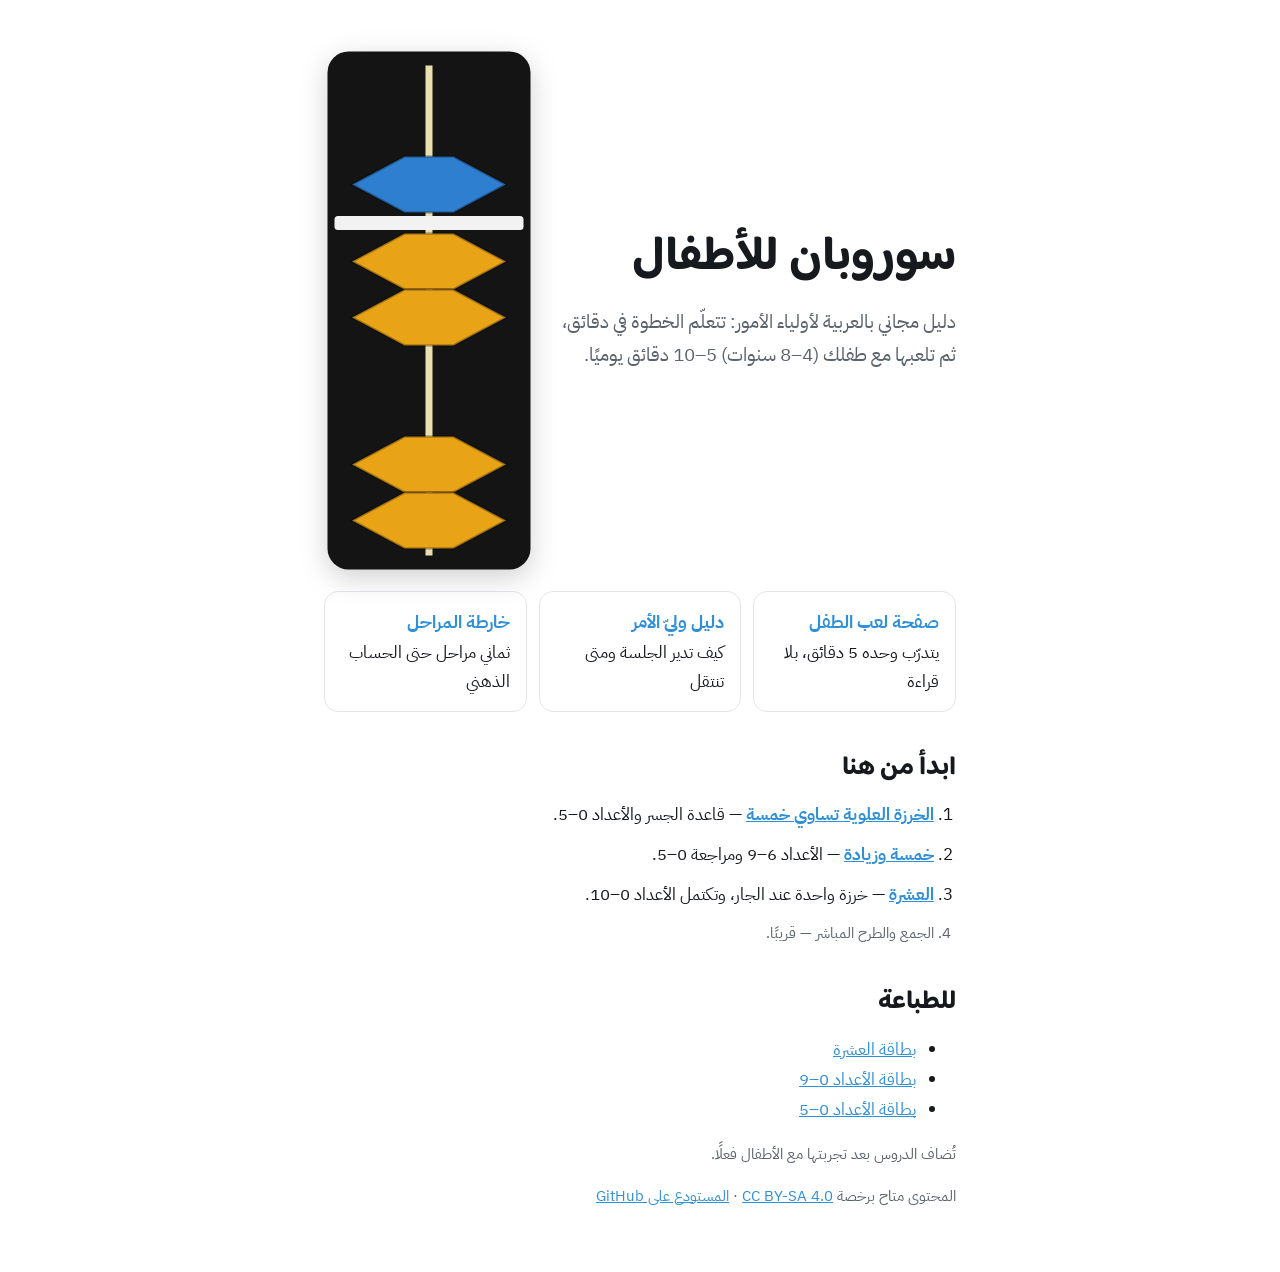
<file: docs/index.html>
<!DOCTYPE html>
<html lang="ar" dir="rtl">
<head>
<meta charset="utf-8"><meta name="viewport" content="width=device-width,initial-scale=1">
<title>سوروبان للأطفال</title>
<link rel="stylesheet" href="https://fonts.googleapis.com/css2?family=Baloo+Bhaijaan+2:wght@600;700&family=IBM+Plex+Sans+Arabic:wght@400;600;700&display=swap">
<link rel="stylesheet" href="assets/style.css">
</head>
<body>
<main class="wrap">
<section class="hero">
  <div>
    <h1>سوروبان للأطفال</h1>
    <p class="lead">دليل مجاني بالعربية لأولياء الأمور: تتعلّم الخطوة في دقائق، ثم تلعبها مع طفلك (4–8 سنوات) 5–10 دقائق يوميًا.</p>
  </div>
  <div class="rodbox" id="hero"></div>
</section>

<div class="links">
  <a href="play.html"><strong>صفحة لعب الطفل</strong>يتدرّب وحده 5 دقائق، بلا قراءة</a>
  <a href="guide.html"><strong>دليل وليّ الأمر</strong>كيف تدير الجلسة ومتى تنتقل</a>
  <a href="roadmap.html"><strong>خارطة المراحل</strong>ثماني مراحل حتى الحساب الذهني</a>
</div>

<h2>ابدأ من هنا</h2>
<ol class="steps">
  <li><a href="lessons/0001-the-five-bead.html"><strong>الخرزة العلوية تساوي خمسة</strong></a> — قاعدة الجسر والأعداد 0–5.</li>
  <li><a href="lessons/0002-five-and-more.html"><strong>خمسة وزيادة</strong></a> — الأعداد 6–9 ومراجعة 0–5.</li>
  <li><a href="lessons/0003-ten.html"><strong>العشرة</strong></a> — خرزة واحدة عند الجار، وتكتمل الأعداد 0–10.</li>
  <li class="src">الجمع والطرح المباشر — قريبًا.</li>
</ol>

<h2>للطباعة</h2>
<ul><li><a href="reference/0003-ten.html">بطاقة العشرة</a></li><li><a href="reference/0002-numbers-0-9.html">بطاقة الأعداد 0–9</a></li><li><a href="reference/0001-numbers-0-5.html">بطاقة الأعداد 0–5</a></li></ul>

<p class="src">تُضاف الدروس بعد تجربتها مع الأطفال فعلًا.</p>
<p class="src">المحتوى متاح برخصة <a href="https://creativecommons.org/licenses/by-sa/4.0/deed.ar">CC BY-SA 4.0</a> · <a href="https://github.com/nasermaher/soroban-for-kids">المستودع على GitHub</a></p>
</main>
<script src="assets/soroban.js"></script>
<script>{ Soroban.rod(document.getElementById('hero'), { value: 7 }); }</script>
</body>
</html>
</file>
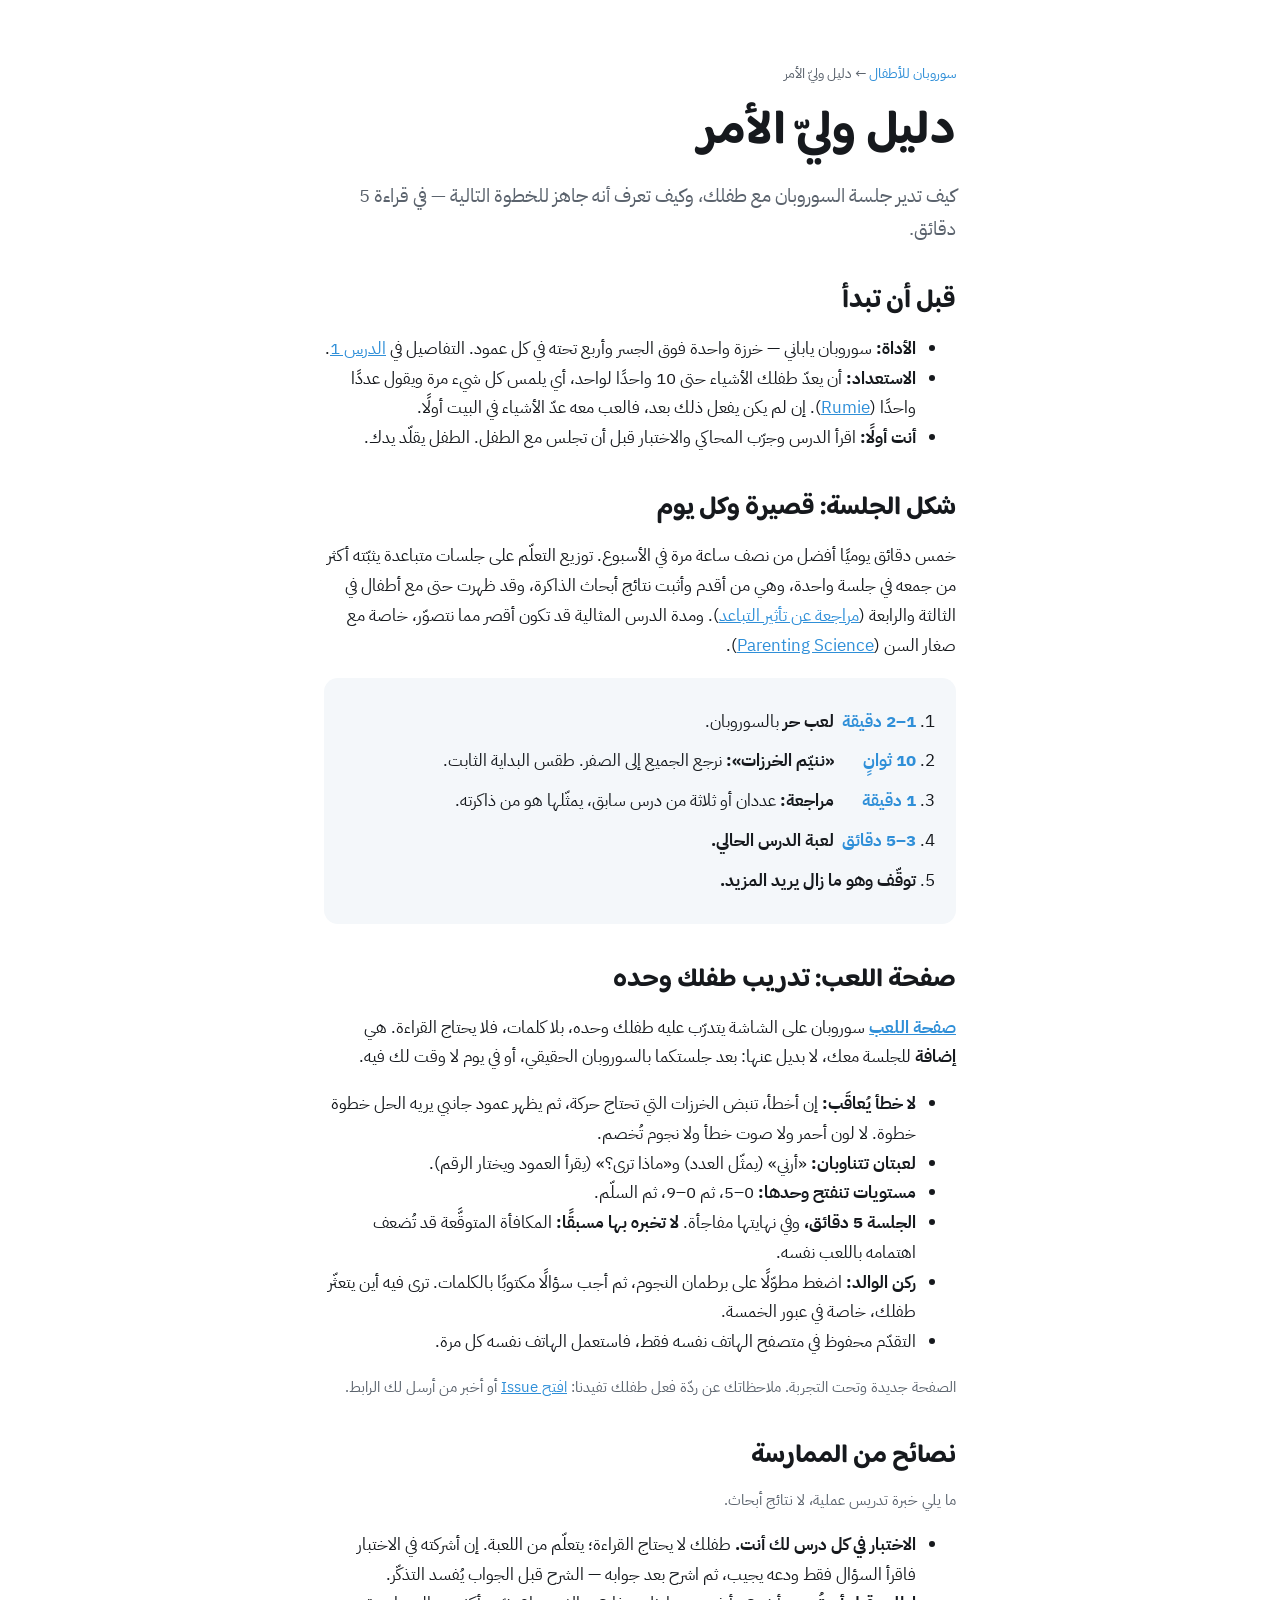
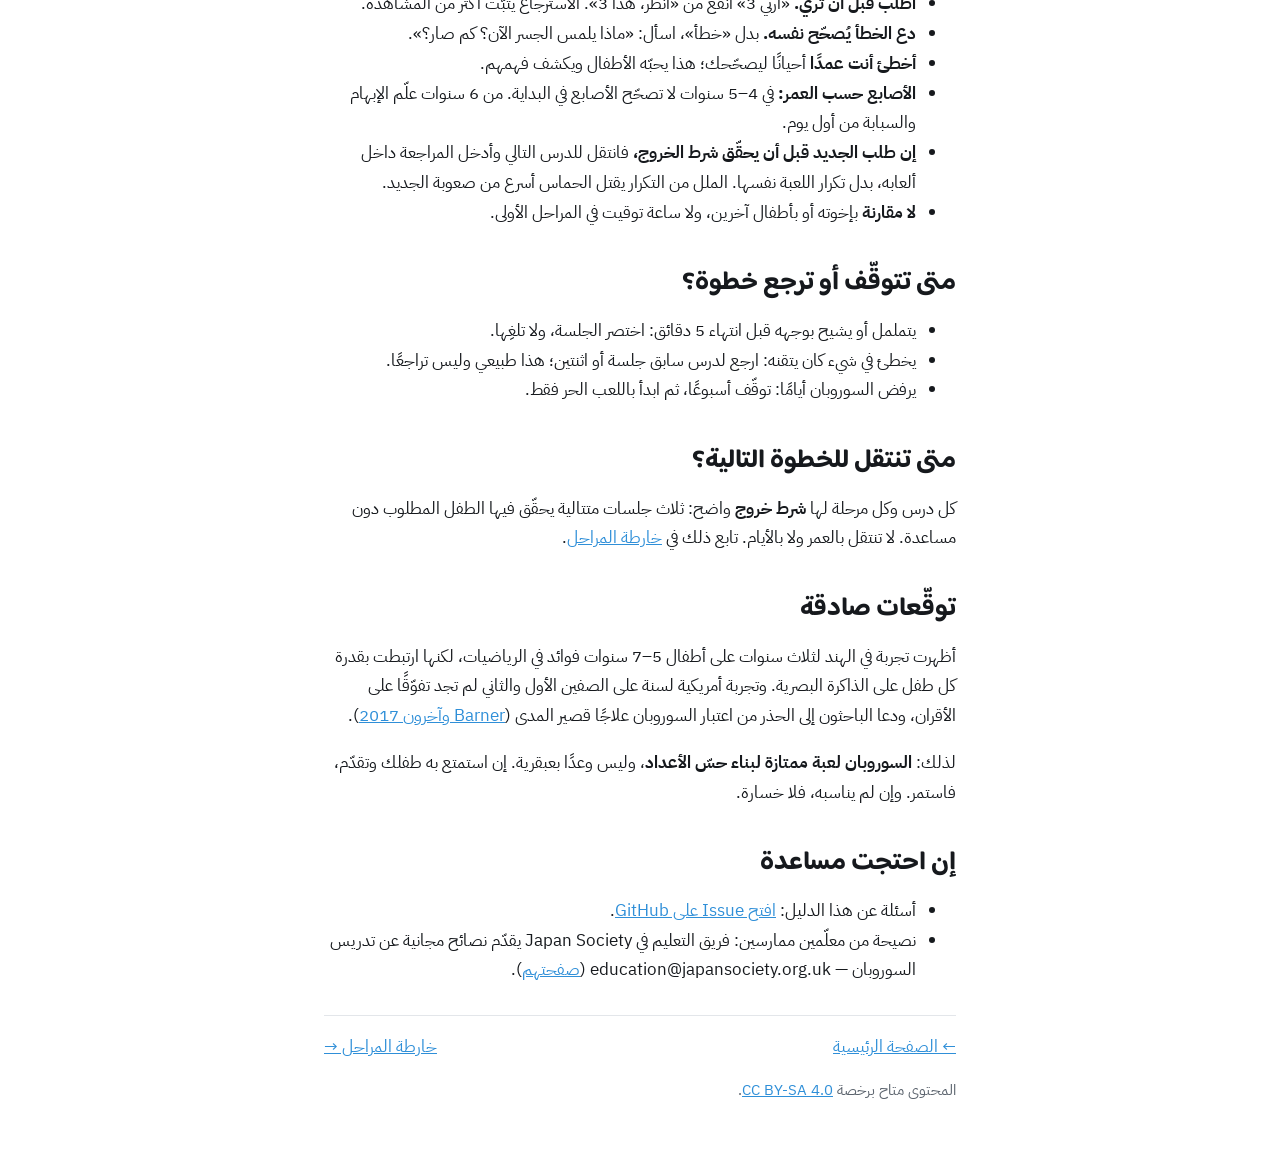
<file: docs/guide.html>
<!DOCTYPE html>
<html lang="ar" dir="rtl">
<head>
<meta charset="utf-8"><meta name="viewport" content="width=device-width,initial-scale=1">
<title>دليل وليّ الأمر</title>
<link rel="stylesheet" href="https://fonts.googleapis.com/css2?family=Baloo+Bhaijaan+2:wght@600;700&family=IBM+Plex+Sans+Arabic:wght@400;600;700&display=swap">
<link rel="stylesheet" href="assets/style.css">
</head>
<body>
<main class="wrap">
<p class="crumb"><a href="index.html">سوروبان للأطفال</a> ← دليل وليّ الأمر</p>
<h1>دليل وليّ الأمر</h1>
<p class="lead">كيف تدير جلسة السوروبان مع طفلك، وكيف تعرف أنه جاهز للخطوة التالية — في قراءة 5 دقائق.</p>

<h2>قبل أن تبدأ</h2>
<ul>
  <li><strong>الأداة:</strong> سوروبان ياباني — خرزة واحدة فوق الجسر وأربع تحته في كل عمود. التفاصيل في <a href="lessons/0001-the-five-bead.html">الدرس 1</a>.</li>
  <li><strong>الاستعداد:</strong> أن يعدّ طفلك الأشياء حتى 10 واحدًا لواحد، أي يلمس كل شيء مرة ويقول عددًا واحدًا (<a href="https://learn.rumie.org/jR/bytes/help-kindergarten-students-learn-addition-with-these-4-fun-strategies/">Rumie</a>). إن لم يكن يفعل ذلك بعد، فالعب معه عدّ الأشياء في البيت أولًا.</li>
  <li><strong>أنت أولًا:</strong> اقرأ الدرس وجرّب المحاكي والاختبار قبل أن تجلس مع الطفل. الطفل يقلّد يدك.</li>
</ul>

<h2>شكل الجلسة: قصيرة وكل يوم</h2>
<p>خمس دقائق يوميًا أفضل من نصف ساعة مرة في الأسبوع. توزيع التعلّم على جلسات متباعدة يثبّته أكثر من جمعه في جلسة واحدة، وهي من أقدم وأثبت نتائج أبحاث الذاكرة، وقد ظهرت حتى مع أطفال في الثالثة والرابعة (<a href="https://www.gwern.net/docs/www/laplab.ucsd.edu/9caf1988b2238f23ddb55be5b756d0cee4e7bd33.pdf">مراجعة عن تأثير التباعد</a>). ومدة الدرس المثالية قد تكون أقصر مما نتصوّر، خاصة مع صغار السن (<a href="https://parentingscience.com/spaced-learning/">Parenting Science</a>).</p>
<div class="box">
<ol class="steps" style="margin:0">
  <li><span class="t">1–2 دقيقة</span> <strong>لعب حر</strong> بالسوروبان.</li>
  <li><span class="t">10 ثوانٍ</span> <strong>«ننيّم الخرزات»:</strong> نرجع الجميع إلى الصفر. طقس البداية الثابت.</li>
  <li><span class="t">1 دقيقة</span> <strong>مراجعة:</strong> عددان أو ثلاثة من درس سابق، يمثّلها هو من ذاكرته.</li>
  <li><span class="t">3–5 دقائق</span> <strong>لعبة الدرس الحالي.</strong></li>
  <li><strong>توقّف وهو ما زال يريد المزيد.</strong></li>
</ol>
</div>

<h2>صفحة اللعب: تدريب طفلك وحده</h2>
<p><a href="play.html"><strong>صفحة اللعب</strong></a> سوروبان على الشاشة يتدرّب عليه طفلك وحده، بلا كلمات، فلا يحتاج القراءة. هي <strong>إضافة</strong> للجلسة معك، لا بديل عنها: بعد جلستكما بالسوروبان الحقيقي، أو في يوم لا وقت لك فيه.</p>
<ul>
  <li><strong>لا خطأ يُعاقَب:</strong> إن أخطأ، تنبض الخرزات التي تحتاج حركة، ثم يظهر عمود جانبي يريه الحل خطوة خطوة. لا لون أحمر ولا صوت خطأ ولا نجوم تُخصم.</li>
  <li><strong>لعبتان تتناوبان:</strong> «أرني» (يمثّل العدد) و«ماذا ترى؟» (يقرأ العمود ويختار الرقم).</li>
  <li><strong>مستويات تنفتح وحدها:</strong> 0–5، ثم 0–9، ثم السلّم.</li>
  <li><strong>الجلسة 5 دقائق،</strong> وفي نهايتها مفاجأة. <strong>لا تخبره بها مسبقًا:</strong> المكافأة المتوقَّعة قد تُضعف اهتمامه باللعب نفسه.</li>
  <li><strong>ركن الوالد:</strong> اضغط مطوّلًا على برطمان النجوم، ثم أجب سؤالًا مكتوبًا بالكلمات. ترى فيه أين يتعثّر طفلك، خاصة في عبور الخمسة.</li>
  <li>التقدّم محفوظ في متصفح الهاتف نفسه فقط، فاستعمل الهاتف نفسه كل مرة.</li>
</ul>
<p class="src">الصفحة جديدة وتحت التجربة. ملاحظاتك عن ردّة فعل طفلك تفيدنا: <a href="https://github.com/nasermaher/soroban-for-kids/issues">افتح Issue</a> أو أخبر من أرسل لك الرابط.</p>

<h2>نصائح من الممارسة</h2>
<p class="src">ما يلي خبرة تدريس عملية، لا نتائج أبحاث.</p>
<ul>
  <li><strong>الاختبار في كل درس لك أنت.</strong> طفلك لا يحتاج القراءة؛ يتعلّم من اللعبة. إن أشركته في الاختبار فاقرأ السؤال فقط ودعه يجيب، ثم اشرح بعد جوابه — الشرح قبل الجواب يُفسد التذكّر.</li>
  <li><strong>اطلب قبل أن تُري.</strong> «أرني 3» أنفع من «انظر، هذا 3». الاسترجاع يثبّت أكثر من المشاهدة.</li>
  <li><strong>دع الخطأ يُصحّح نفسه.</strong> بدل «خطأ»، اسأل: «ماذا يلمس الجسر الآن؟ كم صار؟».</li>
  <li><strong>أخطئ أنت عمدًا</strong> أحيانًا ليصحّحك؛ هذا يحبّه الأطفال ويكشف فهمهم.</li>
  <li><strong>الأصابع حسب العمر:</strong> في 4–5 سنوات لا تصحّح الأصابع في البداية. من 6 سنوات علّم الإبهام والسبابة من أول يوم.</li>
  <li><strong>إن طلب الجديد قبل أن يحقّق شرط الخروج،</strong> فانتقل للدرس التالي وأدخل المراجعة داخل ألعابه، بدل تكرار اللعبة نفسها. الملل من التكرار يقتل الحماس أسرع من صعوبة الجديد.</li>
  <li><strong>لا مقارنة</strong> بإخوته أو بأطفال آخرين، ولا ساعة توقيت في المراحل الأولى.</li>
</ul>

<h2>متى تتوقّف أو ترجع خطوة؟</h2>
<ul>
  <li>يتململ أو يشيح بوجهه قبل انتهاء 5 دقائق: اختصر الجلسة، ولا تلغِها.</li>
  <li>يخطئ في شيء كان يتقنه: ارجع لدرس سابق جلسة أو اثنتين؛ هذا طبيعي وليس تراجعًا.</li>
  <li>يرفض السوروبان أيامًا: توقّف أسبوعًا، ثم ابدأ باللعب الحر فقط.</li>
</ul>

<h2>متى تنتقل للخطوة التالية؟</h2>
<p>كل درس وكل مرحلة لها <strong>شرط خروج</strong> واضح: ثلاث جلسات متتالية يحقّق فيها الطفل المطلوب دون مساعدة. لا تنتقل بالعمر ولا بالأيام. تابع ذلك في <a href="roadmap.html">خارطة المراحل</a>.</p>

<h2>توقّعات صادقة</h2>
<p>أظهرت تجربة في الهند لثلاث سنوات على أطفال 5–7 سنوات فوائد في الرياضيات، لكنها ارتبطت بقدرة كل طفل على الذاكرة البصرية. وتجربة أمريكية لسنة على الصفين الأول والثاني لم تجد تفوّقًا على الأقران، ودعا الباحثون إلى الحذر من اعتبار السوروبان علاجًا قصير المدى (<a href="https://jnc.psychopen.eu/index.php/jnc/article/download/5761/5761.pdf/">Barner وآخرون 2017</a>).</p>
<p>لذلك: <strong>السوروبان لعبة ممتازة لبناء حسّ الأعداد</strong>، وليس وعدًا بعبقرية. إن استمتع به طفلك وتقدّم، فاستمر. وإن لم يناسبه، فلا خسارة.</p>

<h2>إن احتجت مساعدة</h2>
<ul>
  <li>أسئلة عن هذا الدليل: <a href="https://github.com/nasermaher/soroban-for-kids/issues">افتح Issue على GitHub</a>.</li>
  <li>نصيحة من معلّمين ممارسين: فريق التعليم في Japan Society يقدّم نصائح مجانية عن تدريس السوروبان — education@japansociety.org.uk (<a href="https://www.japansociety.org.uk/soroban-videos">صفحتهم</a>).</li>
</ul>

<nav class="nav"><a href="index.html">← الصفحة الرئيسية</a><a href="roadmap.html">خارطة المراحل →</a></nav>
<p class="src">المحتوى متاح برخصة <a href="https://creativecommons.org/licenses/by-sa/4.0/deed.ar">CC BY-SA 4.0</a>.</p>
</main>
</body>
</html>
</file>
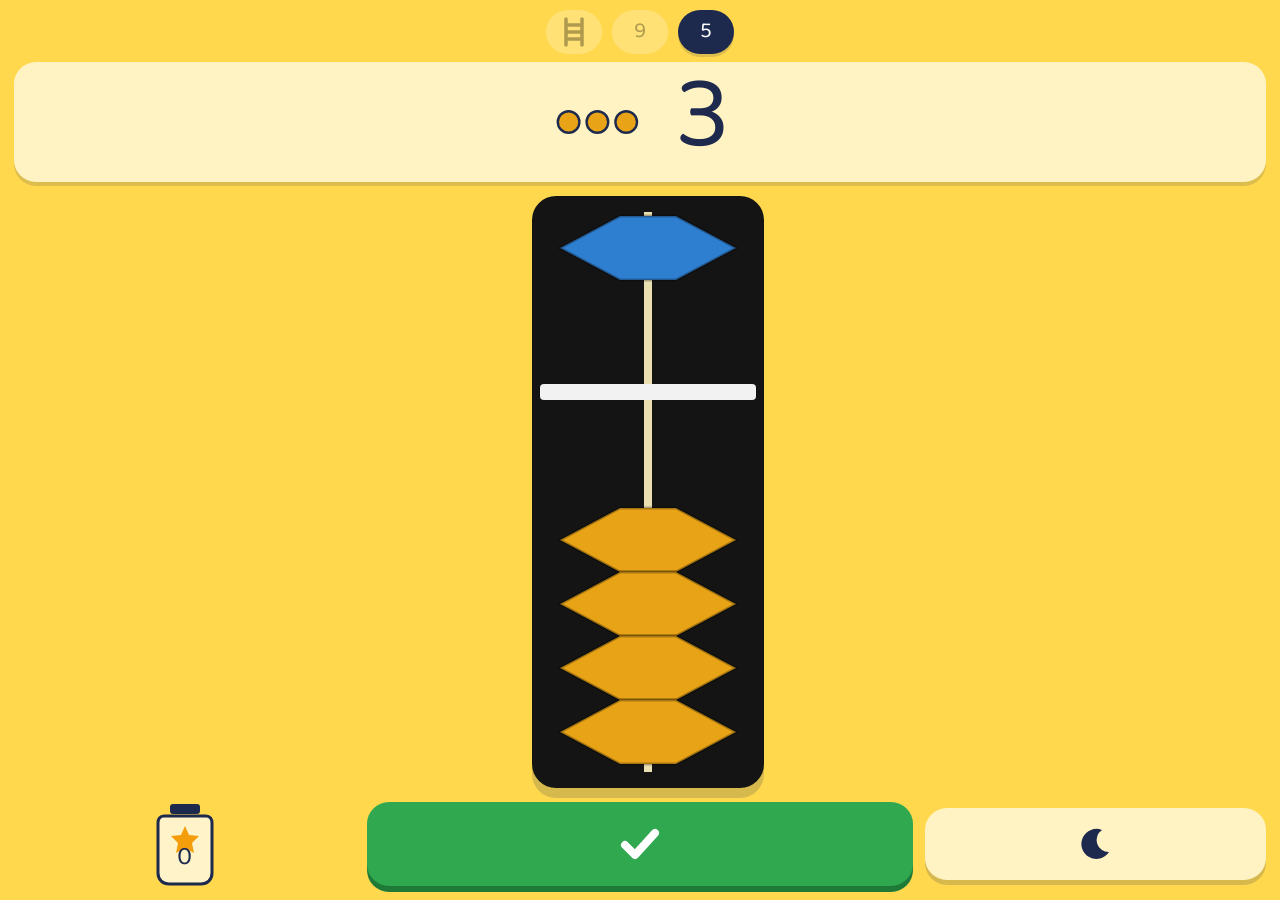
<file: docs/play.html>
<!DOCTYPE html>
<html lang="ar" dir="rtl">
<head>
<meta charset="utf-8">
<meta name="viewport" content="width=device-width,initial-scale=1,maximum-scale=1">
<title>العب: أرني</title>
<link rel="stylesheet" href="https://fonts.googleapis.com/css2?family=Baloo+Bhaijaan+2:wght@700&family=IBM+Plex+Sans+Arabic:wght@400;600&display=swap">
<style>
/*
VOICE: a toy, not a test — warm, wordless, forgiving.
IDEA: a sunny play mat with one big rod on it, like a wooden toy on a table.
PICTURE: the rod itself, large, centre stage; the number above it as a numeral plus a "hand" of dots.
COLOUR and TYPE: sunflower yellow field, navy ink, green go button, gold stars; each surprise sticker brings its own colour to the end screen.
LAYOUT: level badges, number card, rod, then moon / tick / star jar; one screen, no scrolling. Parent corner hides behind a long press on the jar and a word question.
*/
:root{--bg:#ffd84d;--ink:#1d2a4d;--go:#2fa84f;--card:#fff3c4;--blue:#2f7fd0}
*{box-sizing:border-box;min-width:0;-webkit-tap-highlight-color:transparent}
html,body{height:100%;margin:0}
body{background:var(--bg);color:var(--ink);font-family:"Baloo Bhaijaan 2",system-ui,sans-serif;overflow:hidden;user-select:none;-webkit-user-select:none;touch-action:manipulation}
main{height:100dvh;display:grid;grid-template-rows:auto auto minmax(0,1fr) auto;gap:8px;padding:max(10px,env(safe-area-inset-top)) 14px max(14px,env(safe-area-inset-bottom))}
.lv{display:flex;gap:10px;justify-content:center}
.lv button{min-height:44px;min-width:56px;border-radius:999px;background:var(--card);font-size:22px;box-shadow:0 3px 0 rgba(29,42,77,.15);padding:0 12px}
.lv button[aria-pressed=true]{background:var(--ink);color:#fff}
.lv button:disabled{opacity:.35;box-shadow:none}
.top{display:flex;align-items:center;justify-content:center;gap:18px;background:var(--card);border-radius:22px;padding:4px 18px;box-shadow:0 4px 0 rgba(29,42,77,.15);min-height:clamp(76px,16vh,120px)}
#num{font-size:clamp(60px,14vh,104px);line-height:1;min-width:1ch;text-align:center}
#dots svg{display:block;height:clamp(40px,9vh,72px);width:auto;max-width:52vw}
#choices{display:none;gap:12px;width:100%;justify-content:center}
#choices button{flex:1;max-width:110px;min-height:clamp(70px,13vh,100px);font-size:clamp(52px,11vh,80px);line-height:1;background:#fff;box-shadow:0 5px 0 rgba(29,42,77,.2);transition:opacity .3s}
#choices button:disabled{opacity:.2;box-shadow:none}
main.reading #num,main.reading #dots{display:none}
main.reading #choices{display:flex}
main.reading #moon,main.reading #go{visibility:hidden}
.stage{display:flex;align-items:center;justify-content:center;gap:16px;min-height:0}
#rod{height:100%;max-height:600px;aspect-ratio:120/300}
#rod svg{width:100%;height:100%;display:block;filter:drop-shadow(0 10px 0 rgba(29,42,77,.18))}
#rod polygon{cursor:pointer}
#rod.ro polygon{pointer-events:none;cursor:default}
#ghost{height:55%;aspect-ratio:120/300;opacity:0;transition:opacity .3s;width:0}
#ghost.on{opacity:.8;width:auto}
#ghost svg{width:100%;height:100%;display:block}
.need{animation:pulse 1s ease-in-out infinite;transform-box:fill-box;transform-origin:center}
@keyframes pulse{50%{transform:scale(1.12);filter:brightness(1.35)}}
#rod.yes svg{animation:glow .6s ease-out}
@keyframes glow{40%{filter:drop-shadow(0 0 22px #fff) drop-shadow(0 10px 0 rgba(29,42,77,.18))}}
.bar{display:grid;grid-template-columns:1fr 1.6fr 1fr;gap:12px;align-items:center}
button{font:inherit;border:0;border-radius:22px;cursor:pointer;color:var(--ink);display:grid;place-items:center;min-height:72px}
button:focus-visible{outline:4px solid var(--ink);outline-offset:3px}
#moon{background:var(--card);box-shadow:0 5px 0 rgba(29,42,77,.18)}
#go{background:var(--go);box-shadow:0 6px 0 #1f7a37;min-height:84px}
#go:active,#moon:active{transform:translateY(4px);box-shadow:none}
.jar{position:relative;display:grid;place-items:center;-webkit-touch-callout:none}
#count{position:absolute;font-size:26px;bottom:6px}
.fly{position:fixed;left:0;top:0;width:44px;height:44px;pointer-events:none;z-index:5;transition:transform .8s cubic-bezier(.4,-.3,.6,1),opacity .8s}
.over{position:fixed;inset:0;background:var(--bg);display:none;place-items:center;align-content:center;gap:20px;z-index:9;text-align:center;padding:20px}
.over.on{display:grid}
.badge{width:150px;height:150px;border-radius:50%;background:var(--ink);color:#fff;display:grid;place-items:center;font-size:84px;margin:auto;animation:pop .6s ease-out}
@keyframes pop{0%{transform:scale(.3) rotate(-12deg)}70%{transform:scale(1.1) rotate(4deg)}}
.play{background:var(--go);min-width:120px;box-shadow:0 6px 0 #1f7a37}
.btns{display:flex;gap:16px;justify-content:center}
.ghostbtn{background:rgba(255,255,255,.75);min-width:96px;box-shadow:0 5px 0 rgba(29,42,77,.2)}
#end{transition:background .4s}
#sticker{width:min(62vw,280px);aspect-ratio:1;margin:auto;background:#fff;border-radius:32px;padding:18px;box-shadow:0 10px 0 rgba(29,42,77,.18);animation:pop .7s ease-out}
#sticker svg{width:100%;height:100%;display:block}
.endstars{display:flex;align-items:center;justify-content:center;gap:8px;font-size:40px}
#album{background:#fff8dc;align-content:start;overflow:auto}
.grid{display:grid;grid-template-columns:repeat(3,minmax(0,1fr));gap:12px;width:min(100%,460px);margin:auto}
.tile{aspect-ratio:1;border-radius:20px;padding:10px;display:grid;place-items:center;font-size:44px;color:rgba(29,42,77,.35);background:#ece5c8}
.tile svg{width:100%;height:100%;display:block}
.tile.shadow svg{filter:brightness(0) opacity(.22)}
.tile.shadow{background:#fff;outline:3px dashed rgba(29,42,77,.3)}
/* Parent corner: words are fine here */
#parent{position:fixed;inset:0;background:#fff;color:var(--ink);z-index:10;display:none;overflow:auto;font:16px/1.6 "IBM Plex Sans Arabic",system-ui,sans-serif;user-select:text;-webkit-user-select:text}
#parent.on{display:block}
#parent .in{max-width:620px;margin:0 auto;padding:20px 16px 40px}
#parent h2{font:700 24px/1.2 "Baloo Bhaijaan 2",sans-serif;margin:0 0 6px}
#parent h3{font:700 18px/1.2 "Baloo Bhaijaan 2",sans-serif;margin:22px 0 6px}
#parent p{margin:.4em 0}
#parent .row{display:flex;flex-wrap:wrap;gap:8px;margin-top:8px}
#parent .pb{min-height:44px;padding:6px 16px;border-radius:12px;background:#eef2f8;font:600 16px "IBM Plex Sans Arabic",sans-serif}
#parent .pb[aria-pressed=true]{background:var(--ink);color:#fff}
#parent .gate{font-size:28px;min-width:84px}
#parent table{border-collapse:collapse;width:100%;font-size:15px}
#parent td,#parent th{border-bottom:1px solid #e3e6ea;padding:6px 8px;text-align:start}
#parent td.n{text-align:end;font-variant-numeric:tabular-nums}
#parent .soft{color:#5b636d;font-size:14px}
#parent .warn{background:#fdecea}
@media (prefers-reduced-motion:reduce){.need,#rod.yes svg,.badge,#sticker{animation:none}.need{filter:brightness(1.4)}.fly{transition:none}}
</style>
</head>
<body>
<main id="main">
  <nav class="lv" id="lv" aria-label="المستويات"></nav>
  <div class="top" aria-live="polite">
    <div id="num" aria-label="العدد المطلوب">3</div>
    <div id="dots" aria-hidden="true"></div>
    <div id="choices" aria-label="اختر العدد الذي تراه"></div>
  </div>
  <div class="stage">
    <div id="rod" aria-label="عمود السوروبان: المس الخرزات"></div>
    <div id="ghost" aria-hidden="true"></div>
  </div>
  <div class="bar">
    <button id="moon" aria-label="ننيّم الخرزات">
      <svg width="40" height="40" viewBox="0 0 40 40"><path d="M27 6a15 15 0 1 0 7 22A12 12 0 0 1 27 6z" fill="#1d2a4d"/></svg>
    </button>
    <button id="go" aria-label="تحقّق">
      <svg width="54" height="54" viewBox="0 0 54 54"><path d="M12 28l10 10 20-22" fill="none" stroke="#fff" stroke-width="8" stroke-linecap="round" stroke-linejoin="round"/></svg>
    </button>
    <div class="jar" id="jar" aria-label="النجوم — اضغط مطوّلًا لركن الوالد">
      <svg id="jarsvg" width="70" height="84" viewBox="0 0 70 84"><rect x="20" y="2" width="30" height="10" rx="3" fill="#1d2a4d"/><path d="M14 14h42c4 0 6 3 6 7v50c0 7-5 11-11 11H19c-6 0-11-4-11-11V21c0-4 2-7 6-7z" fill="#fff" fill-opacity=".7" stroke="#1d2a4d" stroke-width="3"/><path d="M35 24l4 9 10 1-7 7 2 10-9-5-9 5 2-10-7-7 10-1z" fill="#f59e0b"/></svg>
      <span id="count">0</span>
    </div>
  </div>
</main>

<div class="over" id="end" role="dialog" aria-label="انتهت الجلسة: مفاجأة جديدة">
  <div id="sticker"></div>
  <div class="endstars"><svg width="40" height="40" viewBox="0 0 44 44"><path d="M22 2l6 13 14 2-10 10 3 14-13-7-13 7 3-14L2 17l14-2z" fill="#f59e0b" stroke="#1d2a4d" stroke-width="2"/></svg><span id="endcount">0</span></div>
  <div class="btns">
    <button class="ghostbtn" id="openAlbum" aria-label="الألبوم"><svg width="46" height="46" viewBox="0 0 46 46"><rect x="6" y="6" width="34" height="34" rx="6" fill="none" stroke="#1d2a4d" stroke-width="4"/><rect x="12" y="12" width="9" height="9" rx="2" fill="#1d2a4d"/><rect x="25" y="12" width="9" height="9" rx="2" fill="#1d2a4d"/><rect x="12" y="25" width="9" height="9" rx="2" fill="#1d2a4d"/><rect x="25" y="25" width="9" height="9" rx="2" fill="#1d2a4d" opacity=".3"/></svg></button>
    <button class="play" id="again" aria-label="العب مرة أخرى"><svg width="54" height="54" viewBox="0 0 54 54"><path d="M18 12l26 15-26 15z" fill="#fff"/></svg></button>
  </div>
</div>

<div class="over" id="album" role="dialog" aria-label="الألبوم">
  <div class="grid" id="agrid"></div>
  <div class="btns"><button class="play" id="closeAlbum" aria-label="رجوع"><svg width="54" height="54" viewBox="0 0 54 54"><path d="M18 12l26 15-26 15z" fill="#fff"/></svg></button></div>
</div>

<div class="over" id="unlock" role="dialog" aria-label="مستوى جديد">
  <div class="badge" id="ubadge">9</div>
  <div class="btns"><button class="play" id="ugo" aria-label="ابدأ المستوى الجديد"><svg width="54" height="54" viewBox="0 0 54 54"><path d="M18 12l26 15-26 15z" fill="#fff"/></svg></button></div>
</div>

<section id="parent" role="dialog" aria-label="ركن الوالد"><div class="in" id="pin"></div></section>

<script src="assets/soroban.js"></script>
<script>
{
  const SESSION_MS = 5 * 60 * 1000;
  const UNLOCK2 = 5;   // first-try crossings of five in a row to open 0–9
  const UNLOCK3 = 8;   // first-try answers in a row on 0–9 to open the ladder
  const PATTERN = ['show', 'show', 'show', 'read', 'read']; // turns repeat in this order (levels 1–2)
  const LADDER = [1, 2, 3, 4, 5, 6, 7, 8, 9, 8, 7, 6, 5, 4, 3, 2, 1, 0];
  const LADDER_ICON = '<svg width="28" height="30" viewBox="0 0 28 30"><path d="M6 2v26M22 2v26M6 8h16M6 15h16M6 22h16" stroke="currentColor" stroke-width="3.5" stroke-linecap="round" fill="none"/></svg>';
  const BADGES = ['5', '9', LADDER_ICON];
  const N = '#1d2a4d';
  // Surprise stickers: original simple drawings, each with its own end-screen colour.
  const STICKERS = [
    { c: '#7cc6fe', s: `<circle cx="50" cy="50" r="20" fill="#ffc83d"/>${[...Array(8)].map((_, i) => `<rect x="47" y="10" width="6" height="16" rx="3" fill="#ffc83d" transform="rotate(${i * 45} 50 50)"/>`).join('')}<circle cx="43" cy="47" r="2.5" fill="${N}"/><circle cx="57" cy="47" r="2.5" fill="${N}"/><path d="M42 56q8 7 16 0" stroke="${N}" stroke-width="3" fill="none" stroke-linecap="round"/>` },
    { c: '#ff9f7f', s: `<path d="M20 50q25-28 50 0q-25 28-50 0z" fill="#ff7a3d"/><path d="M68 50l18-14v28z" fill="#ff7a3d"/><circle cx="34" cy="46" r="4" fill="#fff"/><circle cx="35" cy="46" r="2" fill="${N}"/><path d="M48 40q6 10 0 20" stroke="#ffd0b8" stroke-width="3" fill="none"/>` },
    { c: '#b8e986', s: `${[...Array(6)].map((_, i) => `<ellipse cx="50" cy="28" rx="11" ry="17" fill="#ff6fa5" transform="rotate(${i * 60} 50 50)"/>`).join('')}<circle cx="50" cy="50" r="12" fill="#ffd84d"/><rect x="48" y="62" width="4" height="30" fill="#3c9a3c"/>` },
    { c: '#ffd1e8', s: `<path d="M24 34l8-18 12 14h12l12-14 8 18v22q0 26-26 26t-26-26z" fill="#ffa64d"/><circle cx="40" cy="52" r="4" fill="${N}"/><circle cx="60" cy="52" r="4" fill="${N}"/><path d="M47 62h6l-3 4z" fill="#e0567a"/><path d="M30 64h-14M30 68l-12 4M70 64h14M70 68l12 4" stroke="${N}" stroke-width="2"/>` },
    { c: '#a8e6cf', s: `<rect x="44" y="62" width="12" height="28" rx="3" fill="#8a5a3b"/><circle cx="50" cy="40" r="26" fill="#3c9a3c"/><circle cx="34" cy="52" r="16" fill="#46ad46"/><circle cx="66" cy="52" r="16" fill="#46ad46"/><circle cx="42" cy="36" r="4" fill="#e0352b"/><circle cx="60" cy="46" r="4" fill="#e0352b"/>` },
    { c: '#c9b8ff', s: `<ellipse cx="48" cy="56" rx="26" ry="20" fill="#3fa9f5"/><circle cx="70" cy="40" r="13" fill="#3fa9f5"/><path d="M82 40l10 4-10 4z" fill="#ffb020"/><circle cx="73" cy="37" r="3" fill="${N}"/><path d="M30 52q14-18 30 0" fill="#2b8ad6"/>` },
    { c: '#ffe08a', s: `<ellipse cx="48" cy="56" rx="28" ry="20" fill="#3c9a3c"/><path d="M28 50l10-10h20l10 10-10 10H38z" fill="#62c062"/><circle cx="82" cy="54" r="10" fill="#8bd18b"/><circle cx="85" cy="51" r="2.5" fill="${N}"/><rect x="26" y="70" width="10" height="10" rx="4" fill="#8bd18b"/><rect x="58" y="70" width="10" height="10" rx="4" fill="#8bd18b"/>` },
    { c: '#9ad7f0', s: `<path d="M18 62h64l-10 18H28z" fill="#e0352b"/><rect x="48" y="16" width="4" height="46" fill="${N}"/><path d="M52 18q24 16 0 40z" fill="#fff"/><path d="M48 24q-18 14 0 34z" fill="#ffd84d"/><path d="M10 86q10-6 20 0t20 0 20 0 20 0" stroke="#2f7fd0" stroke-width="4" fill="none"/>` },
    { c: '#ffc4a3', s: `<path d="M20 48l30-26 30 26z" fill="#e0352b"/><rect x="26" y="48" width="48" height="36" fill="#fff3c4"/><rect x="44" y="62" width="12" height="22" fill="#8a5a3b"/><rect x="30" y="54" width="10" height="10" fill="#7cc6fe"/><rect x="60" y="54" width="10" height="10" fill="#7cc6fe"/>` },
    { c: '#d4f5a8', s: `<ellipse cx="34" cy="38" rx="18" ry="14" fill="#ff6fa5"/><ellipse cx="66" cy="38" rx="18" ry="14" fill="#ff6fa5"/><ellipse cx="36" cy="64" rx="13" ry="11" fill="#ffa64d"/><ellipse cx="64" cy="64" rx="13" ry="11" fill="#ffa64d"/><rect x="47" y="30" width="6" height="44" rx="3" fill="${N}"/><path d="M48 30q-6-12-12-14M52 30q6-12 12-14" stroke="${N}" stroke-width="2" fill="none"/>` },
    { c: '#f7c6ff', s: `<circle cx="52" cy="50" r="22" fill="#e8a317"/><path d="M52 50m-12 0a12 12 0 1 1 12 12" stroke="#c47a10" stroke-width="4" fill="none"/><path d="M14 76q4-10 20-10h40q10 0 10 10z" fill="#9bd36b"/><path d="M80 66l4-14M84 66l8-10" stroke="${N}" stroke-width="3" stroke-linecap="round"/><circle cx="84" cy="52" r="3" fill="${N}"/><circle cx="92" cy="56" r="3" fill="${N}"/>` },
    { c: '#1d2a4d', s: `<path d="M50 10q22 20 16 56H34q-6-36 16-56z" fill="#f2f2f2"/><circle cx="50" cy="38" r="8" fill="#7cc6fe" stroke="${N}" stroke-width="3"/><path d="M34 54l-12 16h14zM66 54l12 16H64z" fill="#e0352b"/><path d="M40 66q10 26 20 0z" fill="#ffb020"/>` }
  ];
  const stickerSvg = i => `<svg viewBox="0 0 100 100" aria-hidden="true">${STICKERS[i].s}</svg>`;
  // Fair shuffle (Fisher–Yates). sort(() => Math.random() - .5) is biased: it left the answer first 44% of the time.
  const shuffle = a => { a = a.slice(); for (let i = a.length - 1; i > 0; i--) { const j = Math.floor(Math.random() * (i + 1)); [a[i], a[j]] = [a[j], a[i]]; } return a; };
  const $ = id => document.getElementById(id);
  const main = $('main'), num = $('num'), dots = $('dots'), rodEl = $('rod'), ghost = $('ghost'), count = $('count'), choices = $('choices');

  // ---- saved state (this browser only) ----
  const blank = () => ({ level: 1, open: 1, nums: {}, up: [0, 0], down: [0, 0], crossRun: 0, firstRun: 0, moon: 0, dodge: 0, read: [0, 0], album: 0, order: [], last: -1, wrong: {}, moonAt: {} });
  let S = blank(), stars = 0;
  try { S = Object.assign(blank(), JSON.parse(localStorage.getItem('sfk-play') || '{}')); stars = +localStorage.getItem('sfk-stars') || 0; } catch (e) {}
  // Each device gets its own random sticker order, kept, so no two children see the same sequence.
  const validOrder = o => Array.isArray(o) && o.length === STICKERS.length && new Set(o).size === STICKERS.length && o.every(i => i >= 0 && i < STICKERS.length);
  // Older saves collected stickers in the fixed order 0, 1, 2…: keep those, shuffle only the rest.
  if (!validOrder(S.order)) {
    const kept = [...STICKERS.keys()].slice(0, Math.min(S.album, STICKERS.length));
    S.order = kept.concat(shuffle([...STICKERS.keys()].filter(i => !kept.includes(i))));
  }
  const save = () => { try { localStorage.setItem('sfk-play', JSON.stringify(S)); localStorage.setItem('sfk-stars', stars); } catch (e) {} };
  count.textContent = stars;

  // ---- sound: short tones only, from a tap; no error sound exists ----
  let ac = null;
  const tone = (f, t0, d, vol) => {
    try {
      ac = ac || new (window.AudioContext || window.webkitAudioContext)();
      const o = ac.createOscillator(), g = ac.createGain(), t = ac.currentTime + t0;
      o.type = 'sine'; o.frequency.value = f;
      g.gain.setValueAtTime(0, t); g.gain.linearRampToValueAtTime(vol, t + .02); g.gain.exponentialRampToValueAtTime(.001, t + d);
      o.connect(g).connect(ac.destination); o.start(t); o.stop(t + d + .05);
    } catch (e) {}
  };
  const tick = () => tone(660, 0, .08, .08);
  const chime = () => { tone(784, 0, .25, .2); tone(1047, .12, .35, .2); tone(1319, .24, .5, .18); };
  const fanfare = () => [523, 659, 784, 1047, 1319].forEach((f, i) => tone(f, i * .12, .4, .18));

  // ---- target picture ----
  const drawDots = n => {
    const r = 9, gap = 24, extra = n % 5;
    let s = '', x = 6;
    if (n === 0) { s = '<rect x="4" y="10" width="48" height="40" rx="10" fill="none" stroke="#1d2a4d" stroke-width="3" stroke-dasharray="6 6"/>'; x = 56; }
    if (n >= 5) {
      s += `<rect x="2" y="6" width="${5 * gap + 6}" height="48" rx="14" fill="#2f7fd0"/>`;
      for (let i = 0; i < 5; i++) s += `<circle cx="${18 + i * gap}" cy="30" r="${r}" fill="#fff"/>`;
      x = 5 * gap + 22;
    }
    for (let i = 0; i < extra; i++) s += `<circle cx="${x + 12 + i * gap}" cy="30" r="${r}" fill="#e8a317" stroke="#1d2a4d" stroke-width="2"/>`;
    dots.innerHTML = `<svg viewBox="0 0 ${Math.max(x + extra * gap + 12, 60)} 60">${s}</svg>`;
  };

  // ---- level badges ----
  const drawLevels = () => {
    $('lv').innerHTML = BADGES.map((b, i) => `<button data-l="${i + 1}" aria-label="المستوى ${i + 1}" aria-pressed="${S.level === i + 1}" ${i + 1 > S.open ? 'disabled' : ''}>${b}</button>`).join('');
  };
  $('lv').addEventListener('click', e => {
    const b = e.target.closest('button'); if (!b || b.disabled) return;
    setLevel(+b.dataset.l);
  });

  // ---- game state ----
  let target = 3, from = 0, misses = 0, started = 0, ended = false, ghostTimer = null, retry = null, ladderI = 0, mode = 'show', turn = 0, busy = false;
  const begin = () => { if (!started) started = Date.now(); };
  const r = Soroban.rod(rodEl, { onChange: () => { begin(); tick(); } });
  const hi = v => v >= 5;
  const pool = () => S.level === 1 ? [0, 1, 2, 3, 4, 5] : [0, 1, 2, 3, 4, 5, 6, 7, 8, 9];
  const any = a => a[Math.floor(Math.random() * a.length)];

  // «أرني»: next number. Half the time on the other side of five from the beads, so the child keeps
  // practising the crossing. A number missed twice comes back two turns later, from the same side.
  const pick = () => {
    if (S.level === 3) { const n = LADDER[ladderI % LADDER.length]; ladderI++; return n; }
    const P = pool(), cur = r.get();
    if (retry) {
      retry.c--;
      if (retry.c <= 0) { const t = retry.t; retry = null; if (t !== cur && P.includes(t)) return t; }
      else if (retry.c === 1) { const side = P.filter(n => hi(n) === retry.fromHi && n !== cur && n !== retry.t); if (side.length) return any(side); }
    }
    const cross = Math.random() < .5;
    let opts = P.filter(n => n !== cur && (hi(n) !== hi(cur)) === cross);
    if (!opts.length) opts = P.filter(n => n !== cur);
    return any(opts);
  };

  const show = n => {
    mode = 'show'; main.classList.remove('reading'); rodEl.classList.remove('ro');
    target = n; from = r.get(); misses = 0; num.textContent = n; drawDots(n); stopGhost();
  };

  // «ماذا ترى؟»: the rod shows a number; the child taps it among three numerals.
  // Distractors: the "twin" across five first (the five-bead confusion), then a neighbour.
  const showRead = () => {
    const P = pool(), cur = r.get();
    const n = any(P.filter(x => x !== cur));
    mode = 'read'; target = n; misses = 0; stopGhost();
    r.set(n); rodEl.classList.add('ro'); main.classList.add('reading');
    const twin = n >= 5 ? n - 5 : n + 5;
    const opts = [twin, n + 1, n - 1, n + 2, n - 2].filter((x, i, a) => P.includes(x) && x !== n && a.indexOf(x) === i).slice(0, 2);
    const all = shuffle([n, ...opts]);
    choices.innerHTML = all.map(x => `<button data-v="${x}" aria-label="${x}">${x}</button>`).join('');
  };

  // Retry turns (a crossing that must come back) are always «أرني», never skipped by a reading turn.
  const nextTurn = () => {
    turn++;
    if (S.level !== 3 && !(retry && retry.c <= 1) && PATTERN[turn % PATTERN.length] === 'read') showRead();
    else show(pick());
  };

  const setLevel = l => {
    S.level = l; save(); drawLevels(); retry = null;
    if (l === 3) { ladderI = 0; r.set(0); }
    show(pick());
  };

  // ---- help after misses («أرني») ----
  const stopGhost = () => { clearInterval(ghostTimer); ghostTimer = null; ghost.classList.remove('on'); ghost.innerHTML = ''; };
  const flipGhost = () => {
    const a = r.get(); let k = 0;
    ghost.innerHTML = Soroban.svg(a, target); ghost.classList.add('on');
    clearInterval(ghostTimer);
    ghostTimer = setInterval(() => {
      k++; ghost.innerHTML = k % 2 ? Soroban.svg(target) : Soroban.svg(a, target);
      if (k >= 6) { clearInterval(ghostTimer); ghost.innerHTML = Soroban.svg(target); }
    }, 700);
  };
  // Steps from a to t, one move at a time: the top bead FIRST, then the lower beads one by one.
  const stepsTo = (a, t) => {
    const steps = [a];
    let v = (hi(t) ? 5 : 0) + (a % 5);
    if (v !== a) steps.push(v);
    while (v % 5 !== t % 5) { v += v % 5 < t % 5 ? 1 : -1; steps.push(v); }
    return steps;
  };
  const stepGhost = () => {
    const steps = stepsTo(r.get(), target);
    let k = 0, rounds = 0;
    ghost.innerHTML = Soroban.svg(steps[0], target); ghost.classList.add('on');
    clearInterval(ghostTimer);
    ghostTimer = setInterval(() => {
      k++;
      if (k >= steps.length + 1) { k = 0; rounds++; if (rounds >= 2) { clearInterval(ghostTimer); ghost.innerHTML = Soroban.svg(target); return; } }
      const s = steps[Math.min(k, steps.length - 1)];
      ghost.innerHTML = Soroban.svg(s, s === target ? null : target);
      if (k > 0 && k < steps.length) tone(520 + k * 40, 0, .07, .05);
    }, 950);
  };

  const flyStar = () => {
    const a = rodEl.getBoundingClientRect(), b = $('jarsvg').getBoundingClientRect();
    const s = document.createElement('div'); s.className = 'fly';
    s.innerHTML = '<svg viewBox="0 0 44 44" width="44" height="44"><path d="M22 2l6 13 14 2-10 10 3 14-13-7-13 7 3-14L2 17l14-2z" fill="#f59e0b" stroke="#1d2a4d" stroke-width="2"/></svg>';
    s.style.transform = `translate(${a.left + a.width / 2 - 22}px,${a.top + a.height / 3}px)`;
    document.body.appendChild(s);
    requestAnimationFrame(() => requestAnimationFrame(() => {
      s.style.transform = `translate(${b.left + b.width / 2 - 22}px,${b.top + b.height / 2 - 22}px) scale(.6)`;
      s.style.opacity = '.3';
    }));
    setTimeout(() => { s.remove(); stars++; count.textContent = stars; save(); }, 820);
  };

  // ---- record an answered «أرني» number; returns the level just unlocked, if any ----
  const record = first => {
    const k = String(target), n = S.nums[k] || (S.nums[k] = [0, 0, 0]); // [shown, first-try, total misses]
    n[0]++; if (first) n[1]++; n[2] += misses;
    if (hi(from) !== hi(target)) {
      const c = hi(target) ? S.up : S.down; c[0]++; if (first) c[1]++;
      S.crossRun = first ? S.crossRun + 1 : 0;
    }
    S.firstRun = first ? S.firstRun + 1 : 0;
    if (misses >= 2) retry = { t: target, c: 2, fromHi: hi(from) };
    let unlocked = 0;
    if (S.level === 1 && S.open < 2 && S.crossRun >= UNLOCK2) { S.open = 2; unlocked = 2; }
    if (S.level === 2 && S.open < 3 && S.firstRun >= UNLOCK3) { S.open = 3; unlocked = 3; }
    save();
    return unlocked;
  };

  // ---- end of a session: a surprise sticker; its colour fills the screen ----
  const endSession = () => {
    ended = true;
    let i;
    // Collect in this device's random order; once all are collected, a random one that isn't the last shown.
    if (S.album < STICKERS.length) { i = S.order[S.album]; S.album++; }
    else { do { i = Math.floor(Math.random() * STICKERS.length); } while (i === S.last); }
    S.last = i;
    save();
    $('end').style.background = STICKERS[i].c;
    $('endcount').style.color = STICKERS[i].c === N ? '#fff' : '';
    $('sticker').innerHTML = stickerSvg(i);
    $('sticker').style.animation = 'none'; void $('sticker').offsetWidth; $('sticker').style.animation = '';
    $('endcount').textContent = stars;
    $('end').classList.add('on');
    fanfare();
  };

  const celebrate = unlocked => {
    chime(); stopGhost();
    rodEl.classList.remove('yes'); void rodEl.offsetWidth; rodEl.classList.add('yes');
    flyStar();
    busy = true;
    setTimeout(() => {
      busy = false;
      if (unlocked) { fanfare(); $('ubadge').innerHTML = BADGES[unlocked - 1]; $('unlock').dataset.l = unlocked; $('unlock').classList.add('on'); drawLevels(); return; }
      if (Date.now() - started > SESSION_MS) { endSession(); return; }
      nextTurn(); // the rod is NOT cleared: the child moves from the last number to the next
    }, 950);
  };

  $('go').onclick = () => {
    begin();
    if (ended || busy || mode !== 'show') return;
    if (r.get() === target) celebrate(record(misses === 0));
    else {
      misses++;
      // remember what he showed instead, per requested number (parent corner: "وضع بدلًا منه")
      const w = S.wrong[target] || (S.wrong[target] = {}), got = r.get();
      w[got] = (w[got] || 0) + 1; save();
      r.hint(target); // pulse only the beads that must move; no red, no error sound, no lost stars
      if (misses === 2) flipGhost();
      if (misses >= 3) stepGhost();
    }
  };

  choices.addEventListener('click', e => {
    const b = e.target.closest('button'); if (!b || b.disabled || busy || ended) return;
    begin();
    if (+b.dataset.v === target) {
      S.read[0]++; if (misses === 0) S.read[1]++; save();
      choices.querySelectorAll('button').forEach(x => { if (x !== b) x.disabled = true; });
      celebrate(0);
    } else {
      misses++;
      b.disabled = true; // the wrong numeral fades away; no red, no sound
      rodEl.innerHTML = Soroban.svg(target, 0); // pulse the beads that touch the bar: "count these"
    }
  });

  $('moon').onclick = () => {
    begin();
    if (mode !== 'show') return;
    // A reset while the current number needs a crossing of five skips the hard move.
    // Keep the reset (a safe fresh start), but bring that same crossing back two turns later.
    const before = r.get();
    S.moon++;
    S.moonAt[target] = (S.moonAt[target] || 0) + 1;
    if (S.level !== 3 && hi(before) !== hi(target)) { S.dodge++; retry = { t: target, c: 2, fromHi: hi(before) }; }
    save();
    r.set(0); tone(440, 0, .15, .08);
    if (S.level === 3) { ladderI = 0; show(pick()); } else from = 0;
  };
  $('again').onclick = () => { ended = false; started = Date.now(); $('end').classList.remove('on'); nextTurn(); };
  $('ugo').onclick = () => { $('unlock').classList.remove('on'); setLevel(+$('unlock').dataset.l); };

  // ---- album: collected stickers, the next one as a mystery shadow ----
  const drawAlbum = () => {
    $('agrid').innerHTML = S.order.map((i, k) => {
      if (k < S.album) return `<div class="tile" style="background:${STICKERS[i].c}">${stickerSvg(i)}</div>`;
      if (k === S.album) return `<div class="tile shadow">${stickerSvg(i)}</div>`;
      return '<div class="tile">?</div>';
    }).join('');
  };
  $('openAlbum').onclick = () => { drawAlbum(); $('album').classList.add('on'); };
  $('closeAlbum').onclick = () => $('album').classList.remove('on');

  // ---- parent corner: long press on the jar, then a question in words (a child who can't read can't pass) ----
  const UNITS = ['', 'واحد', 'اثنان', 'ثلاثة', 'أربعة', 'خمسة', 'ستة', 'سبعة', 'ثمانية', 'تسعة'];
  const TENS = ['', '', 'عشرون', 'ثلاثون', 'أربعون', 'خمسون', 'ستون', 'سبعون', 'ثمانون', 'تسعون'];
  const word = n => `${UNITS[n % 10]} و${TENS[Math.floor(n / 10)]}`;
  let hold = null, gateAns = 0, confirmReset = false;
  const jar = $('jar');
  const openGate = () => {
    const rnd = () => 21 + Math.floor(Math.random() * 79);
    let a = rnd(); while (a % 10 === 0) a = rnd();
    const opts = new Set([a]);
    while (opts.size < 3) { const x = rnd(); if (x % 10) opts.add(x); }
    gateAns = a;
    $('pin').innerHTML = `<h2>ركن الوالد</h2><p>للدخول، اضغط على العدد: <strong>${word(a)}</strong></p>
      <div class="row">${shuffle([...opts]).map(x => `<button class="pb gate" data-g="${x}">${x}</button>`).join('')}</div>
      <div class="row" style="margin-top:24px"><button class="pb" id="pclose">رجوع للعب</button></div>`;
    $('parent').classList.add('on');
  };
  jar.addEventListener('pointerdown', () => { clearTimeout(hold); hold = setTimeout(openGate, 1200); });
  ['pointerup', 'pointerleave', 'pointercancel'].forEach(e => jar.addEventListener(e, () => clearTimeout(hold)));
  jar.addEventListener('contextmenu', e => e.preventDefault());

  const pct = (a, b) => b ? Math.round(100 * a / b) + '%' : '—';
  const drawParent = () => {
    const rows = [0, 1, 2, 3, 4, 5, 6, 7, 8, 9].map(n => {
      const d = S.nums[n] || [0, 0, 0];
      const weak = d[0] >= 3 && d[1] / d[0] < .6;
      // the two most frequent wrong values, e.g. "0 ×12، 2 ×3"
      const top = Object.entries(S.wrong[n] || {}).sort((a, b) => b[1] - a[1]).slice(0, 2).map(([v, c]) => `${v} ×${c}`).join('، ') || '—';
      return `<tr class="${weak ? 'warn' : ''}"><td>${n}</td><td class="n">${d[0]}</td><td class="n">${pct(d[1], d[0])}</td><td class="n">${d[2]}</td><td>${top}</td></tr>`;
    }).join('');
    $('pin').innerHTML = `
      <h2>ركن الوالد</h2>
      <p class="soft">البيانات محفوظة في متصفح هذا الجهاز فقط، ولا تُرسل لأي مكان.</p>
      <h3>المستوى</h3>
      <div class="row">${['1: الأعداد 0–5', '2: الأعداد 0–9', '3: السلّم 0–9–0'].map((t, i) => `<button class="pb" data-pl="${i + 1}" aria-pressed="${S.level === i + 1}">${t}</button>`).join('')}</div>
      <p class="soft">ينفتح المستوى 2 وحده بعد ${UNLOCK2} عبورات للخمسة صحيحة من أول محاولة على التوالي، والمستوى 3 بعد ${UNLOCK3} إجابات صحيحة من أول محاولة على التوالي في المستوى 2. اختيارك هنا يفتح المستوى مباشرة.</p>
      <h3>عبور الخمسة («أرني»)</h3>
      <table><thead><tr><th>الاتجاه</th><th>مرات</th><th>من أول محاولة</th></tr></thead><tbody>
        <tr><td>صعودًا (مثل 4 ← 5): تنزل العلوية</td><td class="n">${S.up[0]}</td><td class="n">${pct(S.up[1], S.up[0])}</td></tr>
        <tr><td>نزولًا (مثل 5 ← 3): ترتفع العلوية</td><td class="n">${S.down[0]}</td><td class="n">${pct(S.down[1], S.down[0])}</td></tr>
      </tbody></table>
      <p class="soft">عبورات صحيحة متتالية الآن: ${S.crossRun} من ${UNLOCK2}.</p>
      <p>زر القمر (المسح): ${S.moon} مرة، منها <strong>${S.dodge}</strong> كان العدد المطلوب فيها يحتاج عبور الخمسة. كل عبور مُسح يعود إليه بعد دورين.</p>
      <p class="soft">أكثر الأعداد التي ضغط القمر وهو يحاولها: ${Object.entries(S.moonAt).sort((a, b) => b[1] - a[1]).slice(0, 3).map(([v, c]) => `${v} (${c})`).join('، ') || '—'}.</p>
      <h3>القراءة («ماذا ترى؟»)</h3>
      <p>${S.read[0]} مرة، من أول محاولة: <strong>${pct(S.read[1], S.read[0])}</strong>. أحد الخيارين الخاطئين غالبًا «توأم» العدد عبر الخمسة (مثل 3 و8)، فتكرار الخطأ هنا يعني خلطًا في الخرزة العلوية.</p>
      <h3>كل عدد («أرني»)</h3>
      <table><thead><tr><th>العدد</th><th>مرات</th><th>من أول محاولة</th><th>محاولات خاطئة</th><th>وضع بدلًا منه</th></tr></thead><tbody>${rows}</tbody></table>
      <p class="soft">الصفوف الملوّنة: ظهر العدد 3 مرات على الأقل، وأصاب فيه من أول محاولة أقل من 60%.</p>
      <h3>الألبوم</h3>
      <p>${Math.min(S.album, STICKERS.length)} من ${STICKERS.length} ملصقًا. يحصل طفلك على ملصق مفاجئ في نهاية كل جلسة مدتها 5 دقائق، مهما كانت إجاباته. لا تعِده به مسبقًا: المكافأة المتوقَّعة قد تُضعف اهتمامه باللعب نفسه.</p>
      <h3>إعادة البدء</h3>
      <div class="row"><button class="pb" id="preset">${confirmReset ? 'اضغط مرة أخرى لمسح كل التقدّم والنجوم والألبوم' : 'مسح التقدّم'}</button></div>
      <div class="row" style="margin-top:24px"><button class="pb" id="pclose" style="background:var(--go);color:#fff">رجوع للعب</button></div>`;
  };
  $('parent').addEventListener('click', e => {
    const g = e.target.closest('[data-g]');
    if (g) { if (+g.dataset.g === gateAns) { confirmReset = false; drawParent(); } else $('parent').classList.remove('on'); return; }
    const lb = e.target.closest('[data-pl]');
    if (lb) { const l = +lb.dataset.pl; S.open = Math.max(S.open, l); setLevel(l); drawParent(); return; }
    if (e.target.closest('#preset')) {
      if (!confirmReset) { confirmReset = true; drawParent(); return; }
      S = blank(); stars = 0; count.textContent = 0; save(); drawLevels(); setLevel(1); confirmReset = false; drawParent(); return;
    }
    if (e.target.closest('#pclose')) $('parent').classList.remove('on');
  });

  drawLevels();
  if (S.level === 3) { r.set(0); show(pick()); } else show(3);
}
</script>
</body>
</html>
</file>
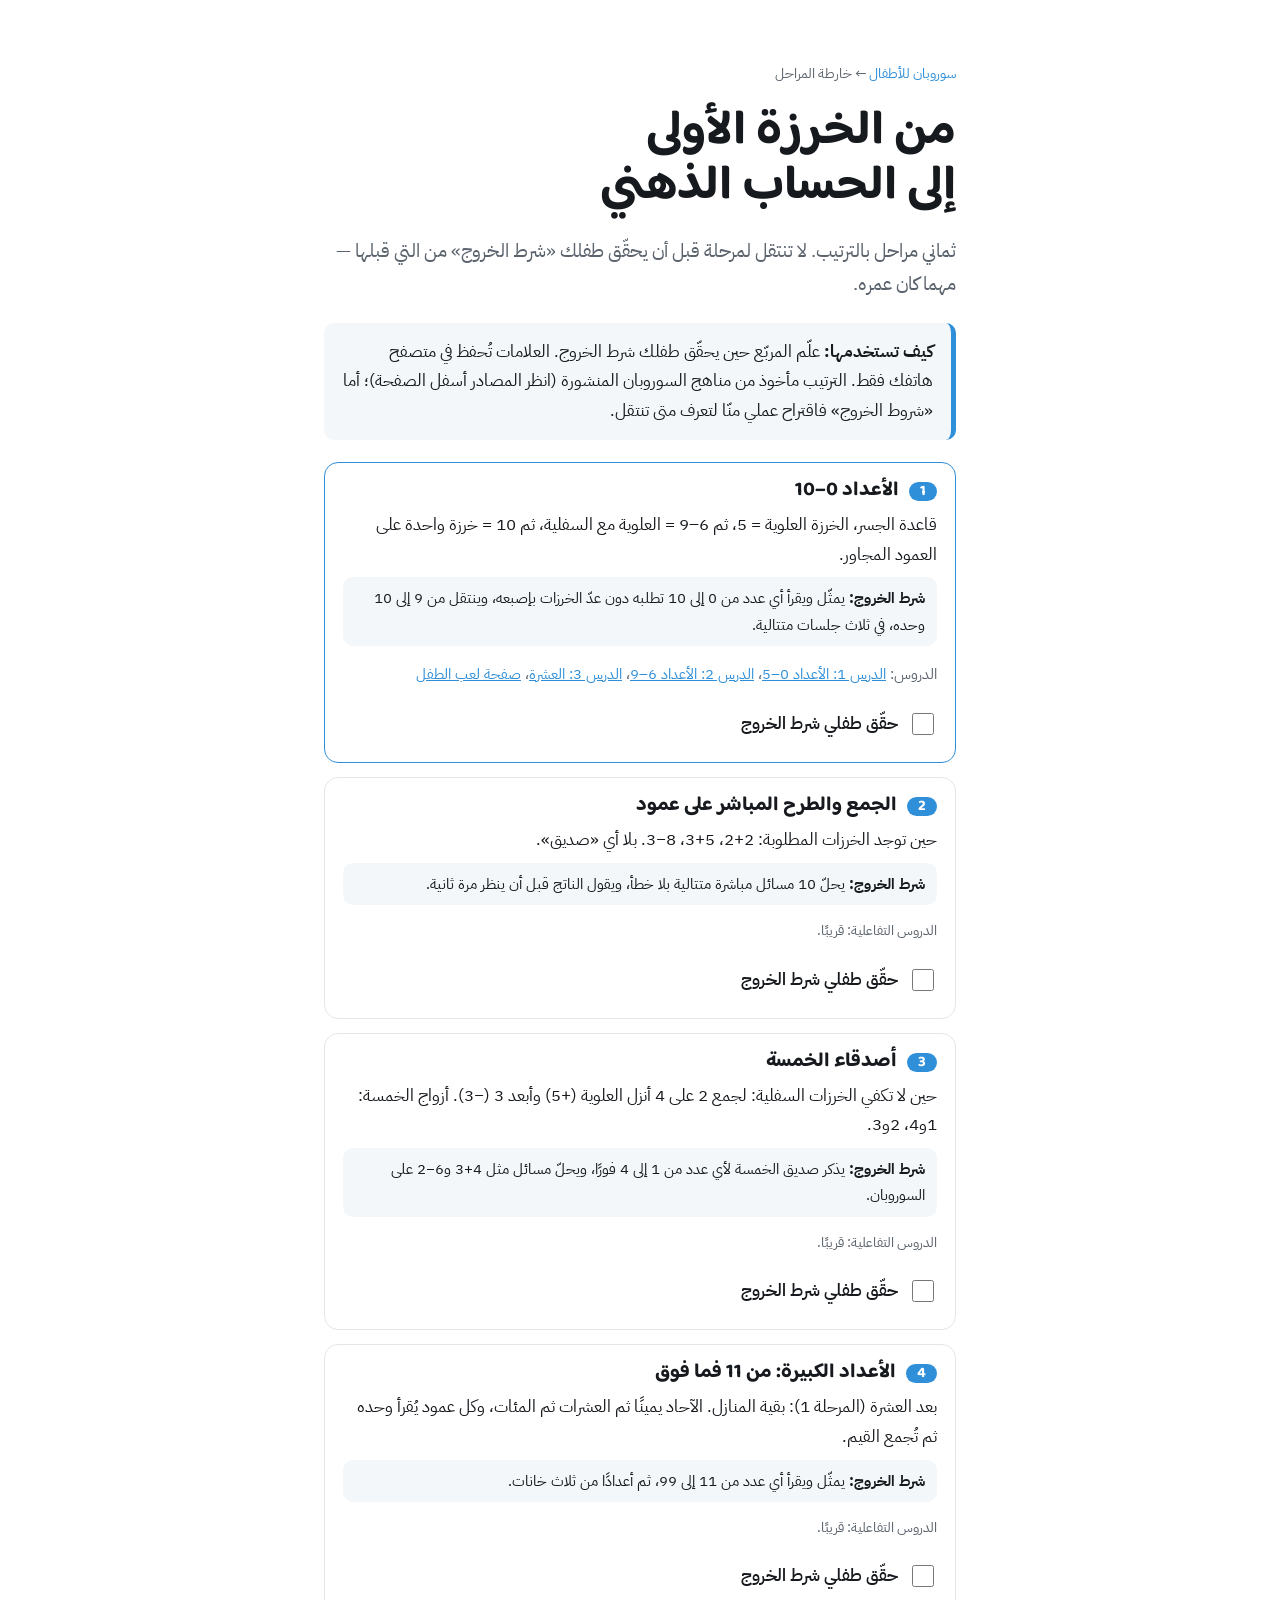
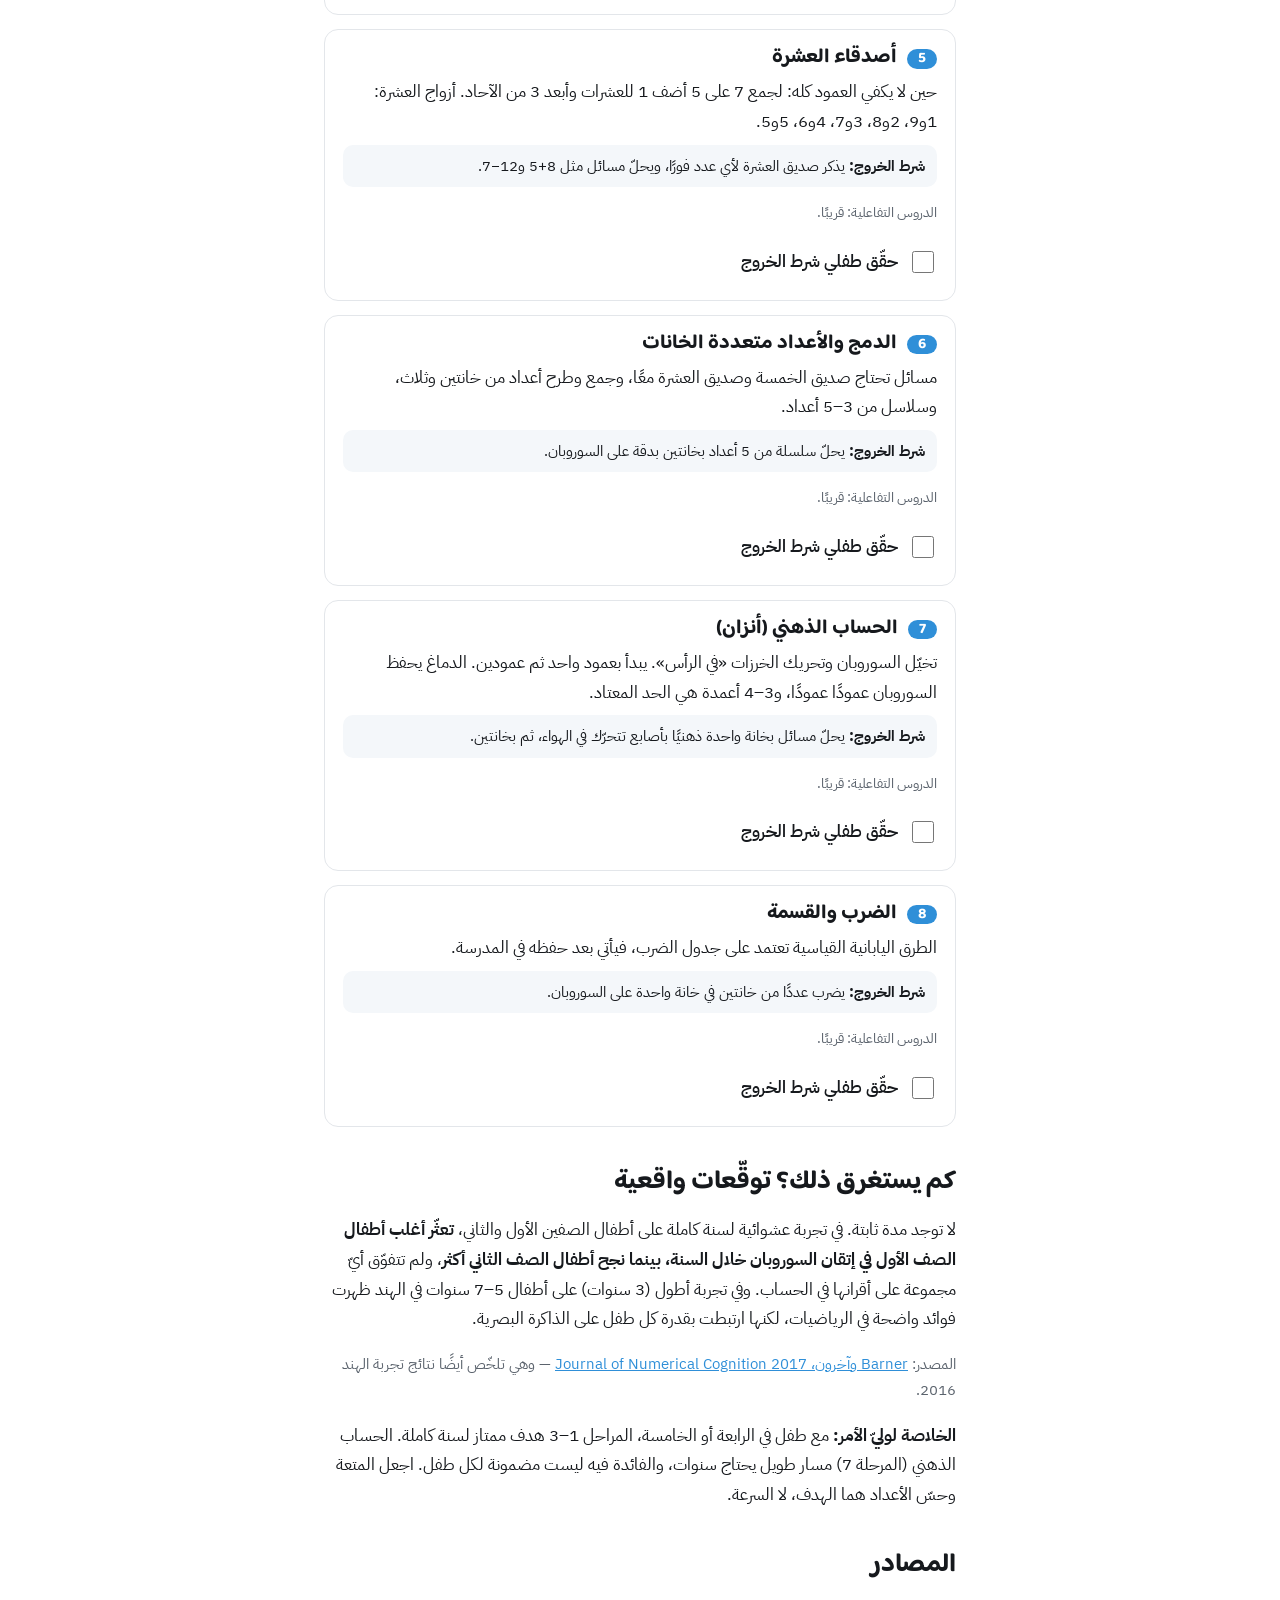
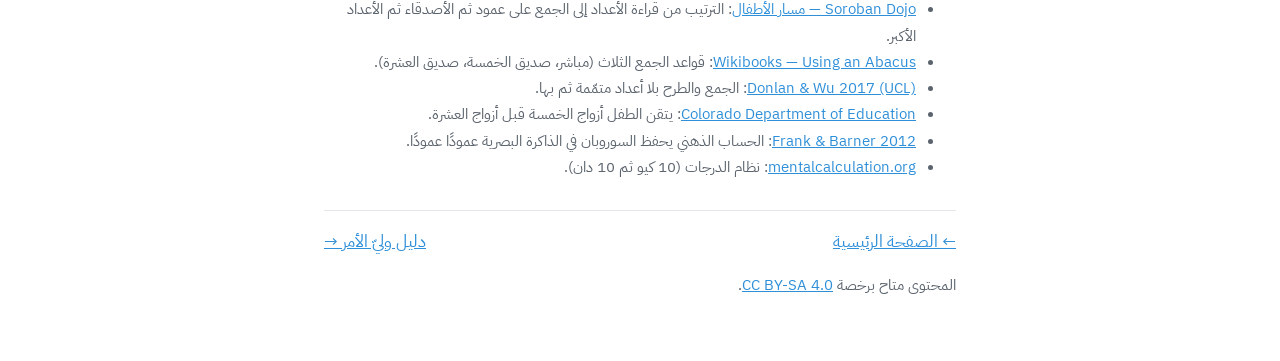
<file: docs/roadmap.html>
<!DOCTYPE html>
<html lang="ar" dir="rtl">
<head>
<meta charset="utf-8"><meta name="viewport" content="width=device-width,initial-scale=1">
<title>خارطة المراحل</title>
<link rel="stylesheet" href="https://fonts.googleapis.com/css2?family=Baloo+Bhaijaan+2:wght@600;700&family=IBM+Plex+Sans+Arabic:wght@400;600;700&display=swap">
<link rel="stylesheet" href="assets/style.css">
</head>
<body>
<main class="wrap">
<p class="crumb"><a href="index.html">سوروبان للأطفال</a> ← خارطة المراحل</p>
<h1>من الخرزة الأولى إلى الحساب الذهني</h1>
<p class="lead">ثماني مراحل بالترتيب. لا تنتقل لمرحلة قبل أن يحقّق طفلك «شرط الخروج» من التي قبلها — مهما كان عمره.</p>

<div class="win"><strong>كيف تستخدمها:</strong> علّم المربّع حين يحقّق طفلك شرط الخروج. العلامات تُحفظ في متصفح هاتفك فقط. الترتيب مأخوذ من مناهج السوروبان المنشورة (انظر المصادر أسفل الصفحة)؛ أما «شروط الخروج» فاقتراح عملي منّا لتعرف متى تنتقل.</div>

<div id="stages"></div>

<h2>كم يستغرق ذلك؟ توقّعات واقعية</h2>
<p>لا توجد مدة ثابتة. في تجربة عشوائية لسنة كاملة على أطفال الصفين الأول والثاني، <strong>تعثّر أغلب أطفال الصف الأول في إتقان السوروبان خلال السنة، بينما نجح أطفال الصف الثاني أكثر</strong>، ولم تتفوّق أيّ مجموعة على أقرانها في الحساب. وفي تجربة أطول (3 سنوات) على أطفال 5–7 سنوات في الهند ظهرت فوائد واضحة في الرياضيات، لكنها ارتبطت بقدرة كل طفل على الذاكرة البصرية.</p>
<p class="src">المصدر: <a href="https://jnc.psychopen.eu/index.php/jnc/article/download/5761/5761.pdf/">Barner وآخرون، Journal of Numerical Cognition 2017</a> — وهي تلخّص أيضًا نتائج تجربة الهند 2016.</p>
<p><strong>الخلاصة لوليّ الأمر:</strong> مع طفل في الرابعة أو الخامسة، المراحل 1–3 هدف ممتاز لسنة كاملة. الحساب الذهني (المرحلة 7) مسار طويل يحتاج سنوات، والفائدة فيه ليست مضمونة لكل طفل. اجعل المتعة وحسّ الأعداد هما الهدف، لا السرعة.</p>

<h2>المصادر</h2>
<ul class="src">
  <li><a href="https://dmoliveira.github.io/soroban-dojo/paths/children">Soroban Dojo — مسار الأطفال</a>: الترتيب من قراءة الأعداد إلى الجمع على عمود ثم الأصدقاء ثم الأعداد الأكبر.</li>
  <li><a href="https://en.wikibooks.org/wiki/Using_an_Abacus/Addition_and_subtraction">Wikibooks — Using an Abacus</a>: قواعد الجمع الثلاث (مباشر، صديق الخمسة، صديق العشرة).</li>
  <li><a href="https://discovery.ucl.ac.uk/10052259/1/Donlan_and%20Wu%20CogDev%202017.pdf">Donlan &amp; Wu 2017 (UCL)</a>: الجمع والطرح بلا أعداد متمّمة ثم بها.</li>
  <li><a href="https://www.cde.state.co.us/node/75238">Colorado Department of Education</a>: يتقن الطفل أزواج الخمسة قبل أزواج العشرة.</li>
  <li><a href="https://pubmed.ncbi.nlm.nih.gov/21767040/">Frank &amp; Barner 2012</a>: الحساب الذهني يحفظ السوروبان في الذاكرة البصرية عمودًا عمودًا.</li>
  <li><a href="https://mentalcalculation.org/soroban-rating-simulator">mentalcalculation.org</a>: نظام الدرجات (10 كيو ثم 10 دان).</li>
</ul>

<nav class="nav"><a href="index.html">← الصفحة الرئيسية</a><a href="guide.html">دليل وليّ الأمر →</a></nav>
<p class="src">المحتوى متاح برخصة <a href="https://creativecommons.org/licenses/by-sa/4.0/deed.ar">CC BY-SA 4.0</a>.</p>
</main>
<script>
{
  const S = [
    { t: 'الأعداد 0–10', w: 'قاعدة الجسر، الخرزة العلوية = 5، ثم 6–9 = العلوية مع السفلية، ثم 10 = خرزة واحدة على العمود المجاور.', ex: 'يمثّل ويقرأ أي عدد من 0 إلى 10 تطلبه دون عدّ الخرزات بإصبعه، وينتقل من 9 إلى 10 وحده، في ثلاث جلسات متتالية.', l: [['lessons/0001-the-five-bead.html', 'الدرس 1: الأعداد 0–5'], ['lessons/0002-five-and-more.html', 'الدرس 2: الأعداد 6–9'], ['lessons/0003-ten.html', 'الدرس 3: العشرة'], ['play.html', 'صفحة لعب الطفل']] },
    { t: 'الجمع والطرح المباشر على عمود', w: 'حين توجد الخرزات المطلوبة: 2+2، 5+3، 8−3. بلا أي «صديق».', ex: 'يحلّ 10 مسائل مباشرة متتالية بلا خطأ، ويقول الناتج قبل أن ينظر مرة ثانية.', src: 'Donlan & Wu' },
    { t: 'أصدقاء الخمسة', w: 'حين لا تكفي الخرزات السفلية: لجمع 2 على 4 أنزل العلوية (+5) وأبعد 3 (−3). أزواج الخمسة: 1و4، 2و3.', ex: 'يذكر صديق الخمسة لأي عدد من 1 إلى 4 فورًا، ويحلّ مسائل مثل 4+3 و6−2 على السوروبان.', src: 'Wikibooks، CDE' },
    { t: 'الأعداد الكبيرة: من 11 فما فوق', w: 'بعد العشرة (المرحلة 1): بقية المنازل. الآحاد يمينًا ثم العشرات ثم المئات، وكل عمود يُقرأ وحده ثم تُجمع القيم.', ex: 'يمثّل ويقرأ أي عدد من 11 إلى 99، ثم أعدادًا من ثلاث خانات.', src: 'OISE' },
    { t: 'أصدقاء العشرة', w: 'حين لا يكفي العمود كله: لجمع 7 على 5 أضف 1 للعشرات وأبعد 3 من الآحاد. أزواج العشرة: 1و9، 2و8، 3و7، 4و6، 5و5.', ex: 'يذكر صديق العشرة لأي عدد فورًا، ويحلّ مسائل مثل 8+5 و12−7.', src: 'Wikibooks، CDE' },
    { t: 'الدمج والأعداد متعددة الخانات', w: 'مسائل تحتاج صديق الخمسة وصديق العشرة معًا، وجمع وطرح أعداد من خانتين وثلاث، وسلاسل من 3–5 أعداد.', ex: 'يحلّ سلسلة من 5 أعداد بخانتين بدقة على السوروبان.' },
    { t: 'الحساب الذهني (أنزان)', w: 'تخيّل السوروبان وتحريك الخرزات «في الرأس». يبدأ بعمود واحد ثم عمودين. الدماغ يحفظ السوروبان عمودًا عمودًا، و3–4 أعمدة هي الحد المعتاد.', ex: 'يحلّ مسائل بخانة واحدة ذهنيًا بأصابع تتحرّك في الهواء، ثم بخانتين.', src: 'Frank & Barner' },
    { t: 'الضرب والقسمة', w: 'الطرق اليابانية القياسية تعتمد على جدول الضرب، فيأتي بعد حفظه في المدرسة.', ex: 'يضرب عددًا من خانتين في خانة واحدة على السوروبان.' }
  ];
  let done = {};
  try { done = JSON.parse(localStorage.getItem('sfk-roadmap') || '{}'); } catch (e) {}
  const el = document.getElementById('stages');
  const draw = () => {
    const first = S.findIndex((s, i) => !done[i]);
    el.innerHTML = S.map((s, i) => `<section class="stage${i === first ? ' now' : ''}">
      <h3><span class="num">${i + 1}</span>${s.t}</h3>
      <p style="margin:.3em 0">${s.w}</p>
      <div class="exit"><strong>شرط الخروج:</strong> ${s.ex}</div>
      ${s.l ? `<p class="src">الدروس: ${s.l.map(x => `<a href="${x[0]}">${x[1]}</a>`).join('، ')}</p>` : '<p class="state">الدروس التفاعلية: قريبًا.</p>'}
      <label class="check"><input type="checkbox" data-i="${i}" ${done[i] ? 'checked' : ''}> حقّق طفلي شرط الخروج</label>
    </section>`).join('');
  };
  el.addEventListener('change', e => {
    const i = e.target.dataset.i; if (i === undefined) return;
    done[i] = e.target.checked;
    try { localStorage.setItem('sfk-roadmap', JSON.stringify(done)); } catch (er) {}
    draw();
  });
  draw();
}
</script>
</body>
</html>
</file>
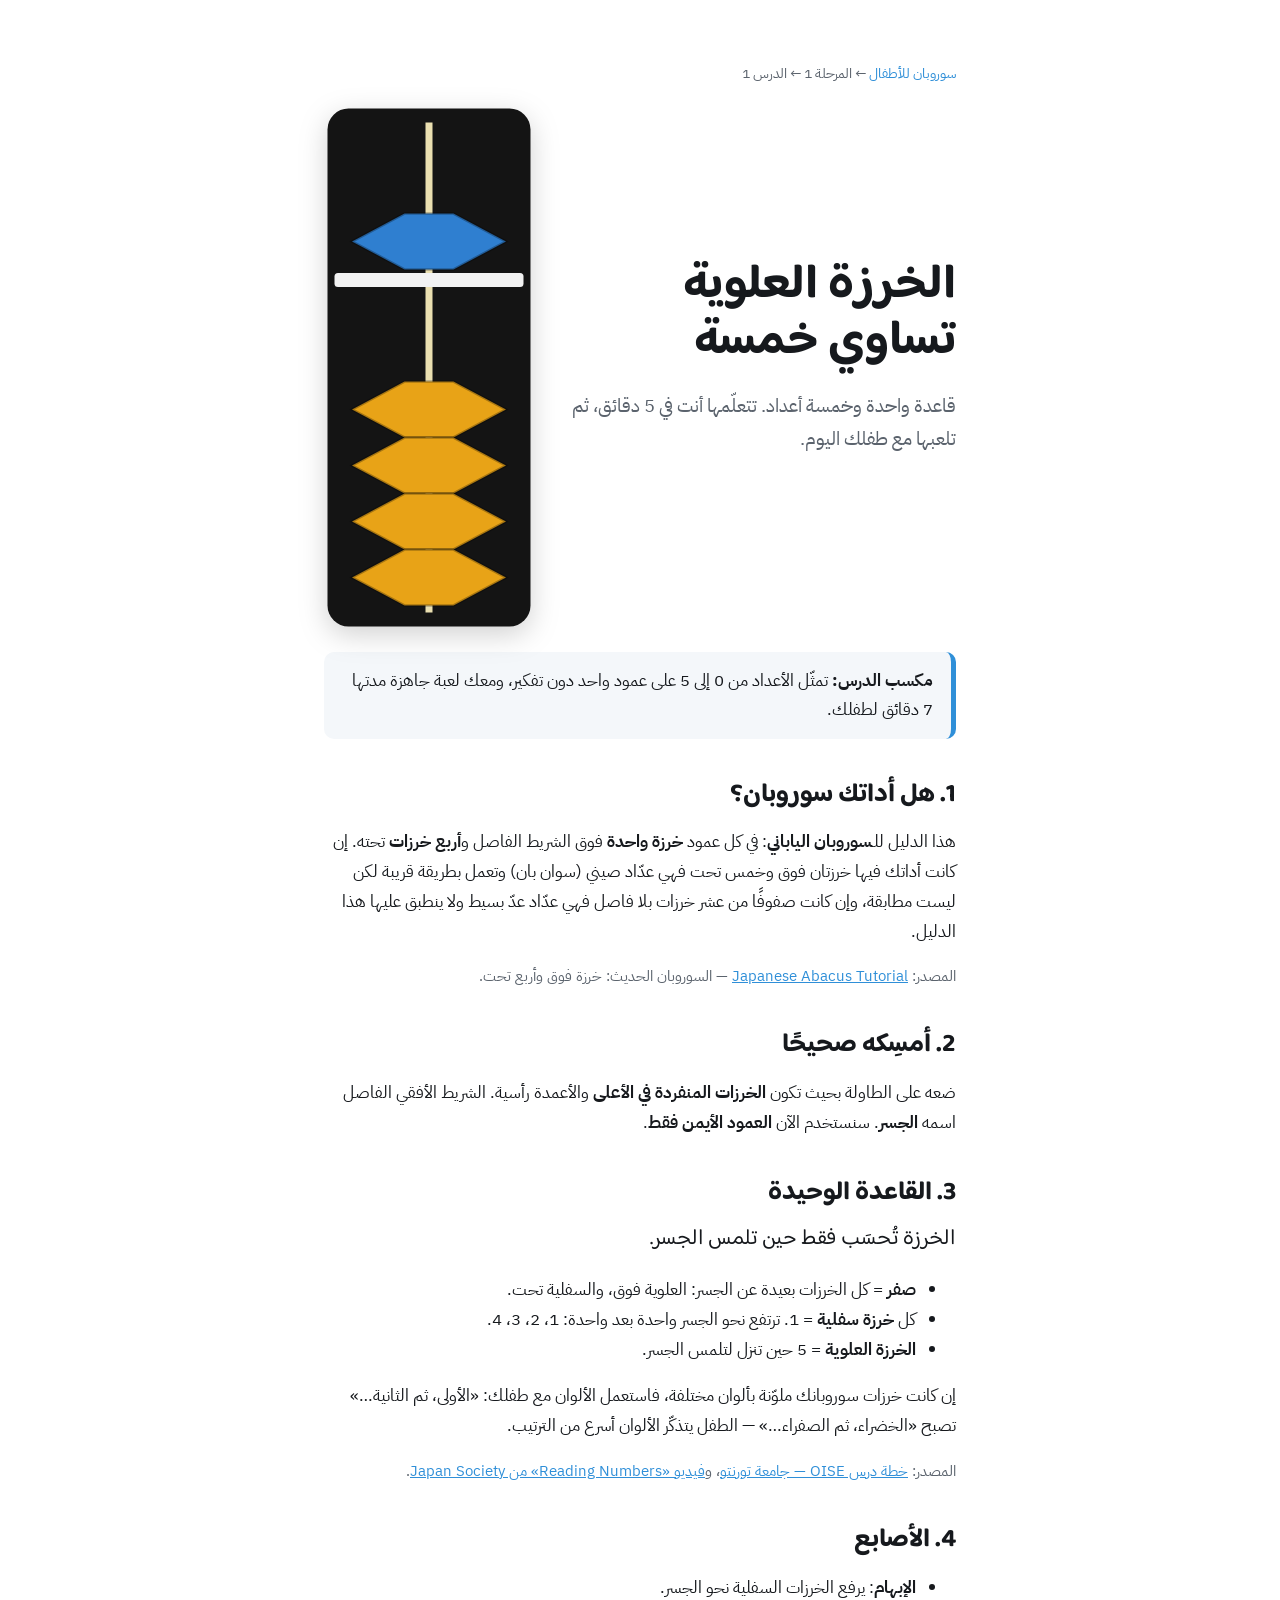
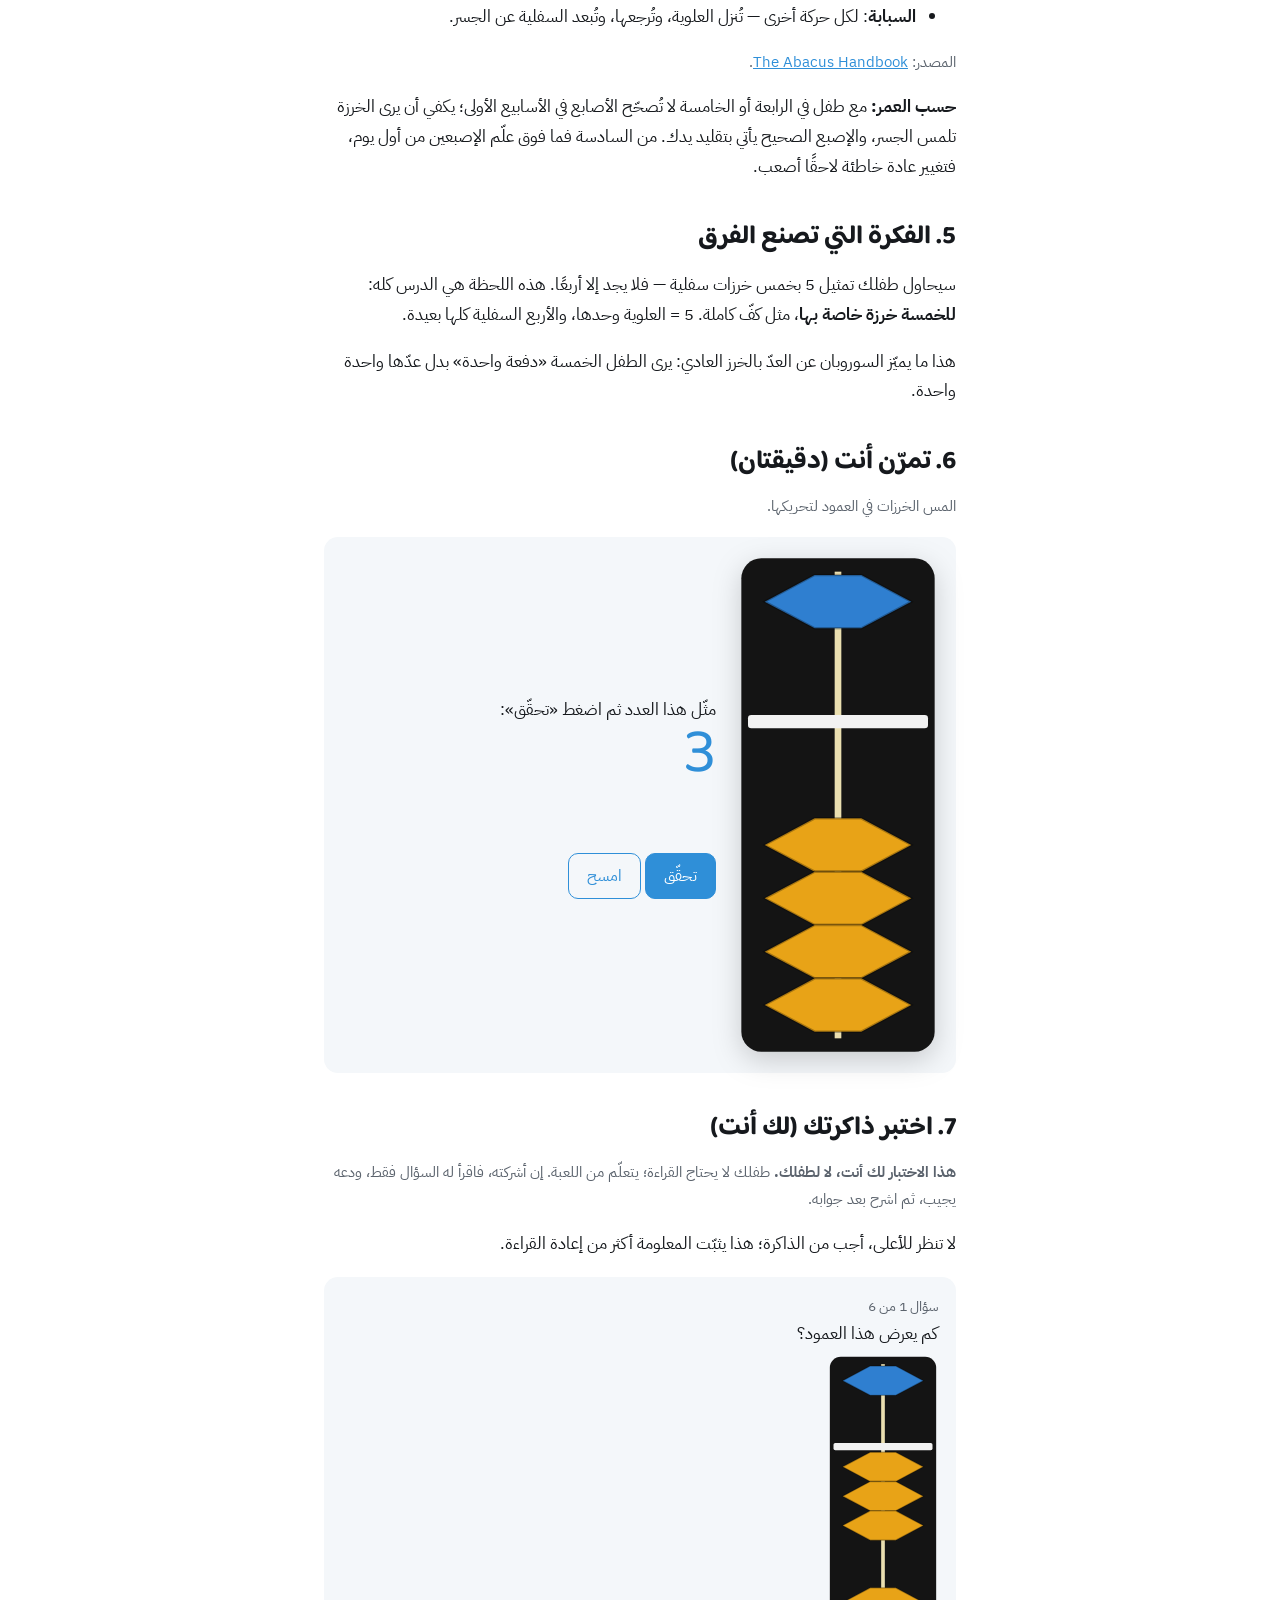
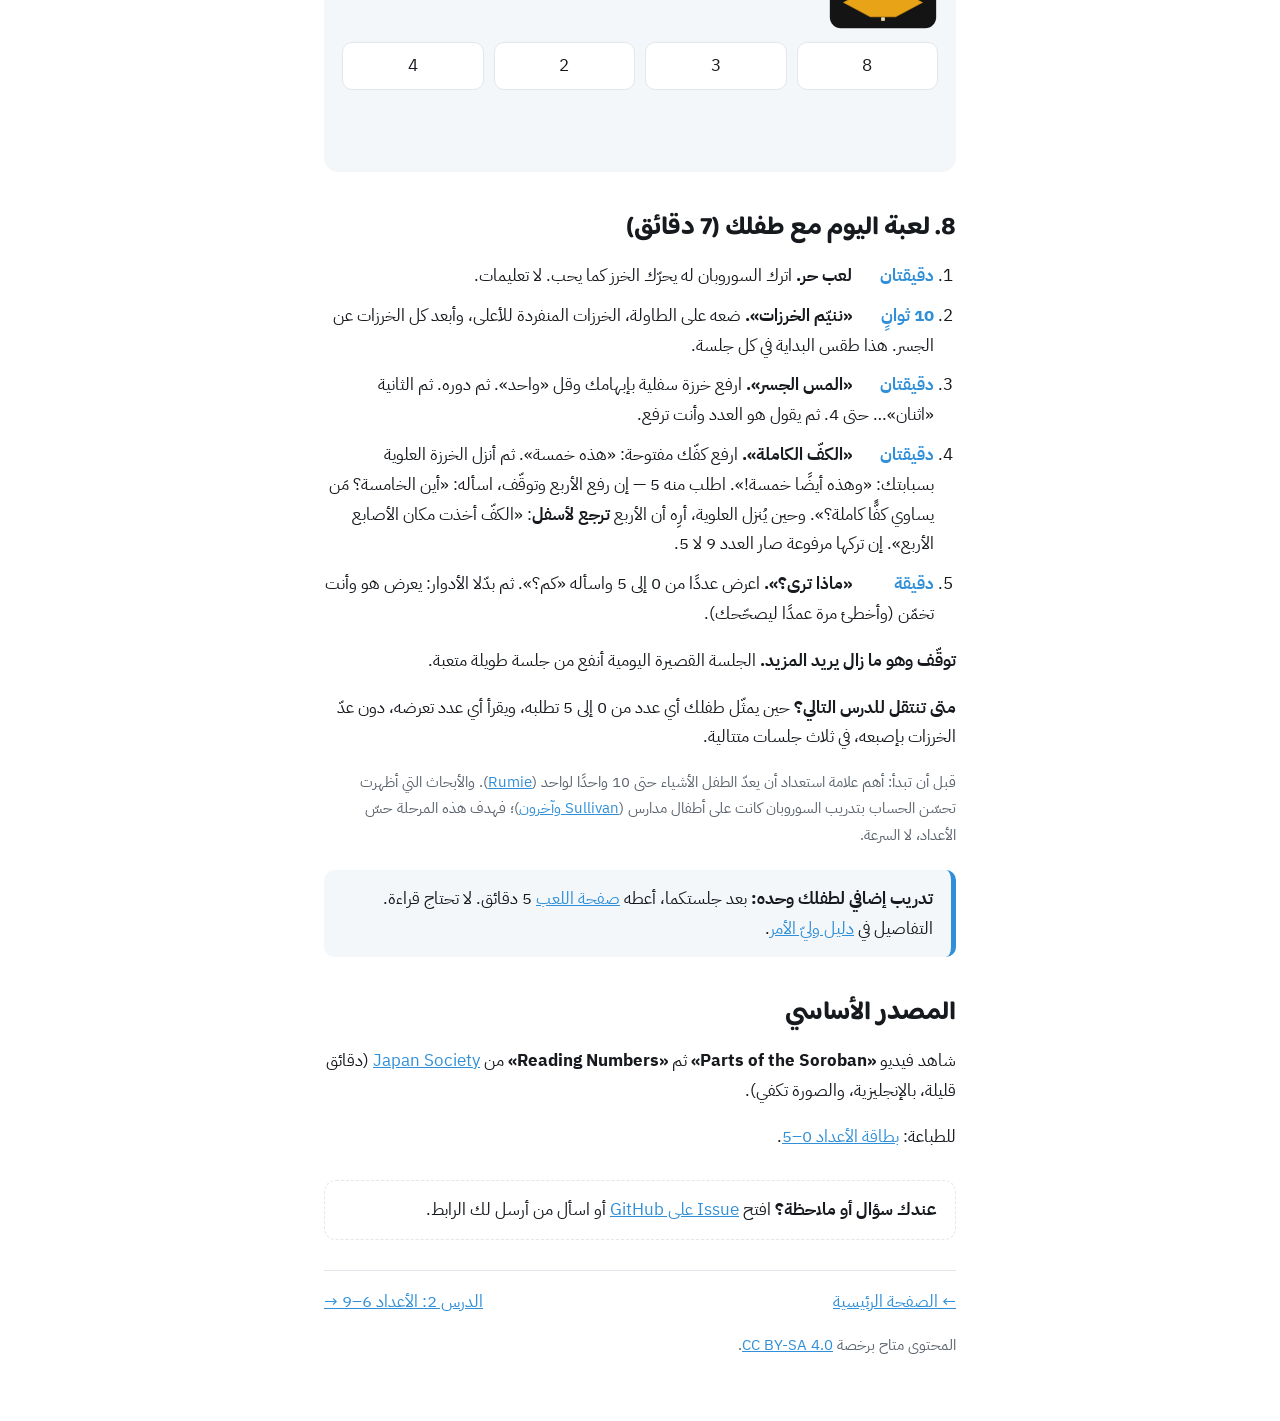
<file: docs/lessons/0001-the-five-bead.html>
<!DOCTYPE html>
<html lang="ar" dir="rtl">
<head>
<meta charset="utf-8"><meta name="viewport" content="width=device-width,initial-scale=1">
<title>الدرس 1: خرزة الخمسة</title>
<link rel="stylesheet" href="https://fonts.googleapis.com/css2?family=Baloo+Bhaijaan+2:wght@600;700&family=IBM+Plex+Sans+Arabic:wght@400;600;700&display=swap">
<link rel="stylesheet" href="../assets/style.css">
</head>
<body>
<main class="wrap">
<p class="crumb"><a href="../index.html">سوروبان للأطفال</a> ← المرحلة 1 ← الدرس 1</p>

<section class="hero">
  <div>
    <h1>الخرزة العلوية تساوي خمسة</h1>
    <p class="lead">قاعدة واحدة وخمسة أعداد. تتعلّمها أنت في 5 دقائق، ثم تلعبها مع طفلك اليوم.</p>
  </div>
  <div class="rodbox" id="hero" aria-label="عمود تفاعلي: المس الخرزات"></div>
</section>

<div class="win"><strong>مكسب الدرس:</strong> تمثّل الأعداد من 0 إلى 5 على عمود واحد دون تفكير، ومعك لعبة جاهزة مدتها 7 دقائق لطفلك.</div>

<h2>1. هل أداتك سوروبان؟</h2>
<p>هذا الدليل للـ<strong>سوروبان الياباني</strong>: في كل عمود <strong>خرزة واحدة</strong> فوق الشريط الفاصل و<strong>أربع خرزات</strong> تحته. إن كانت أداتك فيها خرزتان فوق وخمس تحت فهي عدّاد صيني (سوان بان) وتعمل بطريقة قريبة لكن ليست مطابقة، وإن كانت صفوفًا من عشر خرزات بلا فاصل فهي عدّاد عدّ بسيط ولا ينطبق عليها هذا الدليل.</p>
<p class="src">المصدر: <a href="https://www.scribd.com/doc/209332117/Japanese-Abacus-Tutorial">Japanese Abacus Tutorial</a> — السوروبان الحديث: خرزة فوق وأربع تحت.</p>

<h2>2. أمسِكه صحيحًا</h2>
<p>ضعه على الطاولة بحيث تكون <strong>الخرزات المنفردة في الأعلى</strong> والأعمدة رأسية. الشريط الأفقي الفاصل اسمه <strong>الجسر</strong>. سنستخدم الآن <strong>العمود الأيمن فقط</strong>.</p>

<h2>3. القاعدة الوحيدة</h2>
<p class="rule">الخرزة تُحسَب فقط حين تلمس الجسر.</p>
<ul>
  <li><strong>صفر</strong> = كل الخرزات بعيدة عن الجسر: العلوية فوق، والسفلية تحت.</li>
  <li>كل <strong>خرزة سفلية</strong> = 1. ترتفع نحو الجسر واحدة بعد واحدة: 1، 2، 3، 4.</li>
  <li><strong>الخرزة العلوية</strong> = 5 حين تنزل لتلمس الجسر.</li>
</ul>
<p>إن كانت خرزات سوروبانك ملوّنة بألوان مختلفة، فاستعمل الألوان مع طفلك: «الأولى، ثم الثانية…» تصبح «الخضراء، ثم الصفراء…» — الطفل يتذكّر الألوان أسرع من الترتيب.</p>
<p class="src">المصدر: <a href="https://www.oise.utoronto.ca/robertson/lesson-plans/soroban">خطة درس OISE — جامعة تورنتو</a>، و<a href="https://www.japansociety.org.uk/soroban-videos">فيديو «Reading Numbers» من Japan Society</a>.</p>

<h2>4. الأصابع</h2>
<ul>
  <li><strong>الإبهام</strong>: يرفع الخرزات السفلية نحو الجسر.</li>
  <li><strong>السبابة</strong>: لكل حركة أخرى — تُنزل العلوية، وتُرجعها، وتُبعد السفلية عن الجسر.</li>
</ul>
<p class="src">المصدر: <a href="https://www.scribd.com/doc/314164711/Abacus-Handbook-2004">The Abacus Handbook</a>.</p>
<p><strong>حسب العمر:</strong> مع طفل في الرابعة أو الخامسة لا تُصحّح الأصابع في الأسابيع الأولى؛ يكفي أن يرى الخرزة تلمس الجسر، والإصبع الصحيح يأتي بتقليد يدك. من السادسة فما فوق علّم الإصبعين من أول يوم، فتغيير عادة خاطئة لاحقًا أصعب.</p>

<h2>5. الفكرة التي تصنع الفرق</h2>
<p>سيحاول طفلك تمثيل 5 بخمس خرزات سفلية — فلا يجد إلا أربعًا. هذه اللحظة هي الدرس كله: <strong>للخمسة خرزة خاصة بها</strong>، مثل كفّ كاملة. 5 = العلوية وحدها، والأربع السفلية كلها بعيدة.</p>
<p>هذا ما يميّز السوروبان عن العدّ بالخرز العادي: يرى الطفل الخمسة «دفعة واحدة» بدل عدّها واحدة واحدة.</p>

<h2>6. تمرّن أنت (دقيقتان)</h2>
<p class="src">المس الخرزات في العمود لتحريكها.</p>
<div class="box practice">
  <div class="rodbox" id="prac"></div>
  <div>
    <p style="margin:0">مثّل هذا العدد ثم اضغط «تحقّق»:</p>
    <div class="target" id="tgt">3</div>
    <p class="fb" id="pfb" aria-live="polite"></p>
    <button class="btn" id="chk">تحقّق</button>
    <button class="btn ghost" id="clr">امسح</button>
    <p class="src" id="streak"></p>
  </div>
</div>

<h2>7. اختبر ذاكرتك (لك أنت)</h2>
<p class="src"><strong>هذا الاختبار لك أنت، لا لطفلك.</strong> طفلك لا يحتاج القراءة؛ يتعلّم من اللعبة. إن أشركته، فاقرأ له السؤال فقط، ودعه يجيب، ثم اشرح بعد جوابه.</p>
<p>لا تنظر للأعلى، أجب من الذاكرة؛ هذا يثبّت المعلومة أكثر من إعادة القراءة.</p>
<div class="box" id="quiz"></div>

<h2>8. لعبة اليوم مع طفلك (7 دقائق)</h2>
<ol class="steps">
  <li><span class="t">دقيقتان</span> <strong>لعب حر.</strong> اترك السوروبان له يحرّك الخرز كما يحب. لا تعليمات.</li>
  <li><span class="t">10 ثوانٍ</span> <strong>«ننيّم الخرزات».</strong> ضعه على الطاولة، الخرزات المنفردة للأعلى، وأبعد كل الخرزات عن الجسر. هذا طقس البداية في كل جلسة.</li>
  <li><span class="t">دقيقتان</span> <strong>«المس الجسر».</strong> ارفع خرزة سفلية بإبهامك وقل «واحد». ثم دوره. ثم الثانية «اثنان»… حتى 4. ثم يقول هو العدد وأنت ترفع.</li>
  <li><span class="t">دقيقتان</span> <strong>«الكفّ الكاملة».</strong> ارفع كفّك مفتوحة: «هذه خمسة». ثم أنزل الخرزة العلوية بسبابتك: «وهذه أيضًا خمسة!». اطلب منه 5 — إن رفع الأربع وتوقّف، اسأله: «أين الخامسة؟ مَن يساوي كفًّا كاملة؟». وحين يُنزل العلوية، أرِه أن الأربع <strong>ترجع لأسفل</strong>: «الكفّ أخذت مكان الأصابع الأربع». إن تركها مرفوعة صار العدد 9 لا 5.</li>
  <li><span class="t">دقيقة</span> <strong>«ماذا ترى؟».</strong> اعرض عددًا من 0 إلى 5 واسأله «كم؟». ثم بدّلا الأدوار: يعرض هو وأنت تخمّن (وأخطئ مرة عمدًا ليصحّحك).</li>
</ol>
<p><strong>توقّف وهو ما زال يريد المزيد.</strong> الجلسة القصيرة اليومية أنفع من جلسة طويلة متعبة.</p>
<p><strong>متى تنتقل للدرس التالي؟</strong> حين يمثّل طفلك أي عدد من 0 إلى 5 تطلبه، ويقرأ أي عدد تعرضه، دون عدّ الخرزات بإصبعه، في ثلاث جلسات متتالية.</p>
<p class="src">قبل أن تبدأ: أهم علامة استعداد أن يعدّ الطفل الأشياء حتى 10 واحدًا لواحد (<a href="https://learn.rumie.org/jR/bytes/help-kindergarten-students-learn-addition-with-these-4-fun-strategies/">Rumie</a>). والأبحاث التي أظهرت تحسّن الحساب بتدريب السوروبان كانت على أطفال مدارس (<a href="https://jnc.psychopen.eu/index.php/jnc/article/download/5689/5689.html?inline=1">Sullivan وآخرون</a>)؛ فهدف هذه المرحلة حسّ الأعداد، لا السرعة.</p>

<div class="win"><strong>تدريب إضافي لطفلك وحده:</strong> بعد جلستكما، أعطه <a href="../play.html">صفحة اللعب</a> 5 دقائق. لا تحتاج قراءة. التفاصيل في <a href="../guide.html">دليل وليّ الأمر</a>.</div>

<h2>المصدر الأساسي</h2>
<p>شاهد فيديو <strong>«Parts of the Soroban»</strong> ثم <strong>«Reading Numbers»</strong> من <a href="https://www.japansociety.org.uk/soroban-videos">Japan Society</a> (دقائق قليلة، بالإنجليزية، والصورة تكفي).</p>
<p>للطباعة: <a href="../reference/0001-numbers-0-5.html">بطاقة الأعداد 0–5</a>.</p>

<div class="ask"><strong>عندك سؤال أو ملاحظة؟</strong> افتح <a href="https://github.com/nasermaher/soroban-for-kids/issues">Issue على GitHub</a> أو اسأل من أرسل لك الرابط.</div>

<nav class="nav"><a href="../index.html">← الصفحة الرئيسية</a><a href="0002-five-and-more.html">الدرس 2: الأعداد 6–9 →</a></nav>
<p class="src">المحتوى متاح برخصة <a href="https://creativecommons.org/licenses/by-sa/4.0/deed.ar">CC BY-SA 4.0</a>.</p>
</main>
<script src="../assets/soroban.js"></script>
<script>
{
  Soroban.rod(document.getElementById('hero'), { value: 5 });
  const seq = [3, 5, 1, 0, 4, 2, 5, 3];
  let n = 0, streak = 0;
  const tgt = document.getElementById('tgt'), pfb = document.getElementById('pfb'), st = document.getElementById('streak');
  const r = Soroban.rod(document.getElementById('prac'), { onChange: () => { pfb.textContent = ''; } });
  const next = () => { n = (n + 1) % seq.length; tgt.textContent = seq[n]; r.set(0); };
  document.getElementById('clr').onclick = () => { r.set(0); pfb.textContent = ''; };
  document.getElementById('chk').onclick = () => {
    const v = r.get(), t = seq[n];
    if (v === t) { streak++; pfb.innerHTML = '<span class="ok">صحيح!</span>'; setTimeout(next, 700); }
    else {
      streak = 0;
      const hint = t === 5 && v === 9 ? 'أنزلت العلوية لكن نسيت إبعاد الأربع: هذا 9. حين تنزل الخمسة ترجع الأربع لأسفل.' : t === 5 && v === 4 ? 'الخمسة هي الخرزة العلوية وحدها — أنزلها وأبعد الأربع.' : v > 5 && t <= 5 ? 'العلوية نازلة، فهي تُحسب 5. ارفعها.' : 'عُدّ فقط الخرزات التي تلمس الجسر.';
      pfb.innerHTML = '<span class="no">هذا ' + v + '.</span> ' + hint;
    }
    st.textContent = streak ? 'متتالية صحيحة: ' + streak : '';
  };
  const S = Soroban.svg;
  Soroban.quiz(document.getElementById('quiz'), [
    { p: 'كم يعرض هذا العمود؟' + S(3), o: ['8', '3', '2', '4'], a: 1, x: 'ثلاث خرزات سفلية تلمس الجسر، والعلوية بعيدة: 3.' },
    { p: 'متى تُحسب الخرزة؟', o: ['حين تكون بالأعلى', 'حين تبتعد عنه', 'حين تلمس الجسر', 'حين تكون ملوّنة'], a: 2, x: 'القاعدة الوحيدة: الخرزة تُحسب فقط حين تلمس الجسر.' },
    { p: 'كم يعرض هذا العمود؟' + S(5), o: ['1', '4', '0', '5'], a: 3, x: 'العلوية نازلة تلمس الجسر = 5، ولا سفلية.' },
    { p: 'رفع الطفل الأربع السفلية ويريد 5. ما الحركة الصحيحة؟', o: ['ارفع خرزة خامسة سفلية', 'أنزل العلوية واترك الأربع', 'أنزل العلوية وأبعد الأربع', 'انقل الخرزات لعمود آخر'], a: 2, x: 'لو تركت الأربع مع العلوية لصار العدد 9. الخمسة = العلوية وحدها.' },
    { p: 'بأي إصبع ترفع الخرزات السفلية نحو الجسر؟', o: ['السبابة', 'الإبهام', 'الوسطى', 'الخنصر'], a: 1, x: 'الإبهام للرفع، والسبابة لكل حركة أخرى.' },
    { p: 'كم يعرض هذا العمود؟' + S(0), o: ['0', '5', '4', '1'], a: 0, x: 'كل الخرزات بعيدة عن الجسر: صفر.' }
  ]);
}
</script>
</body>
</html>
</file>
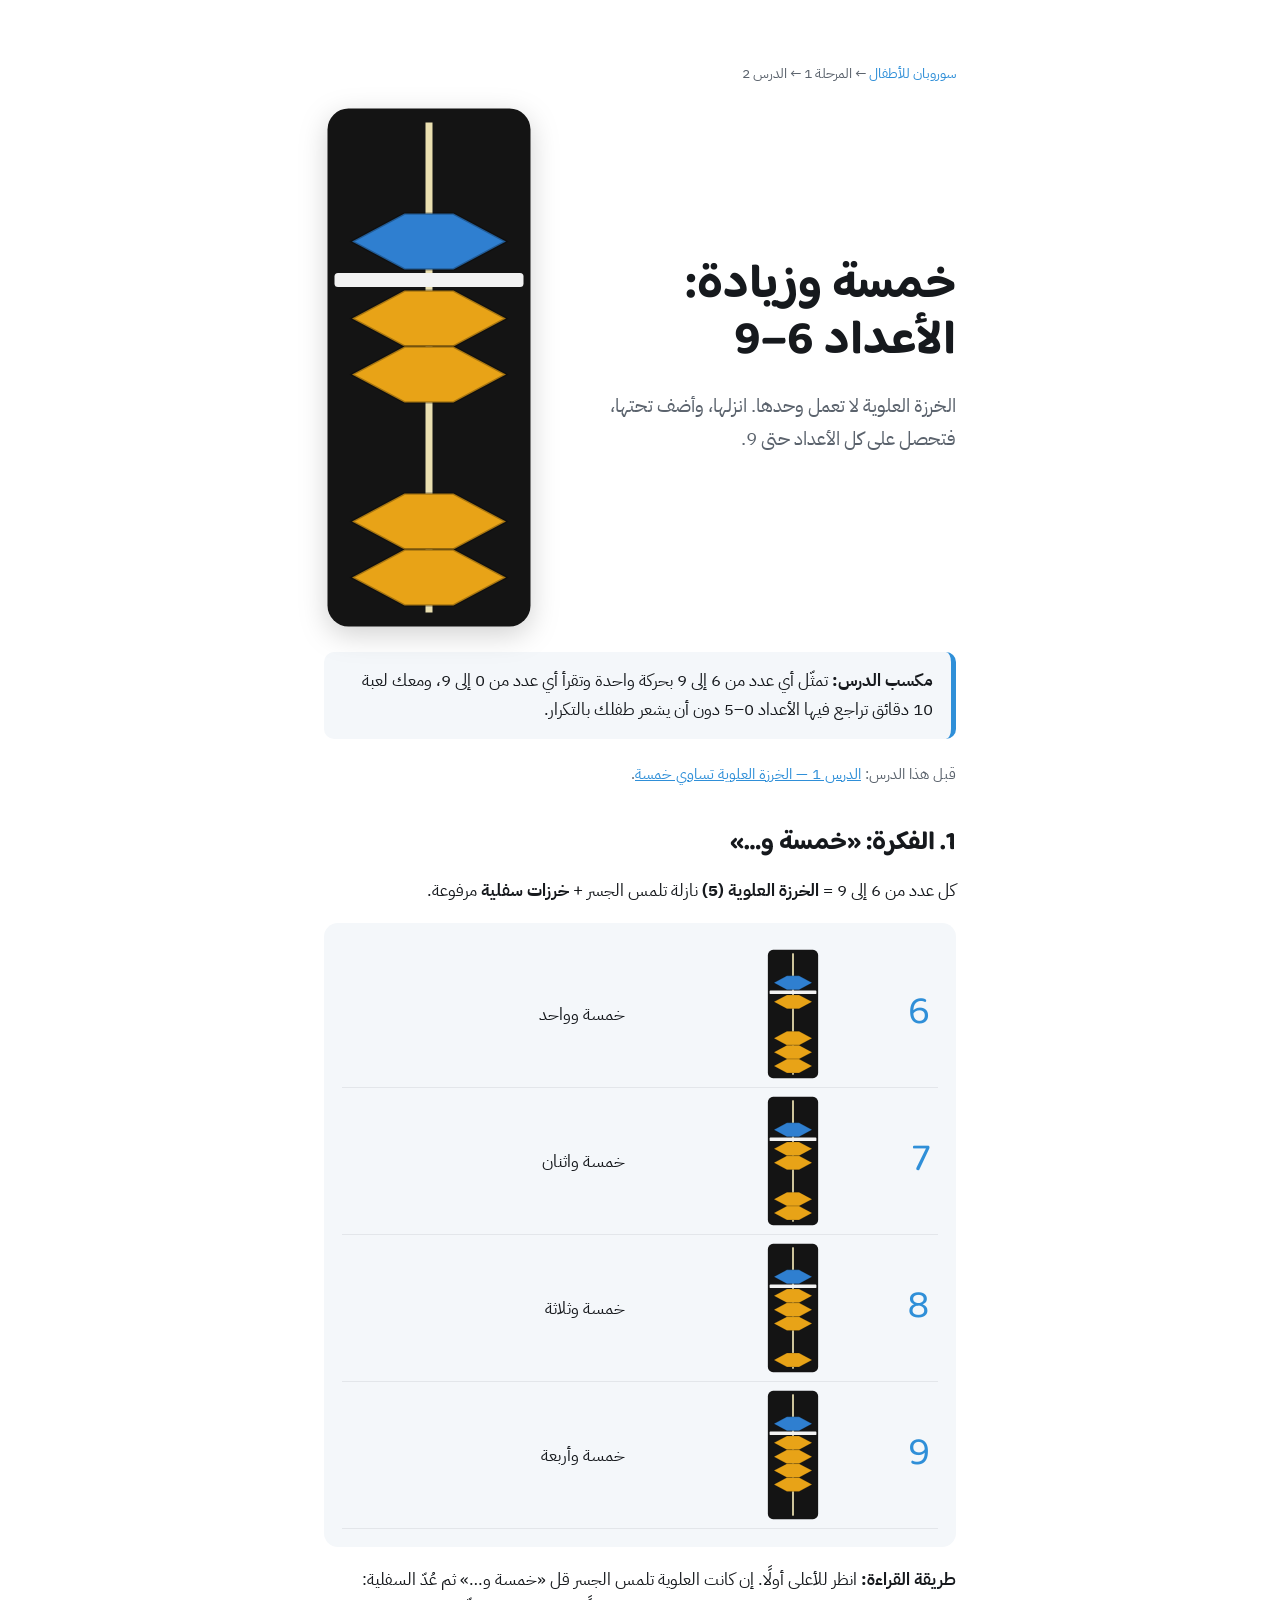
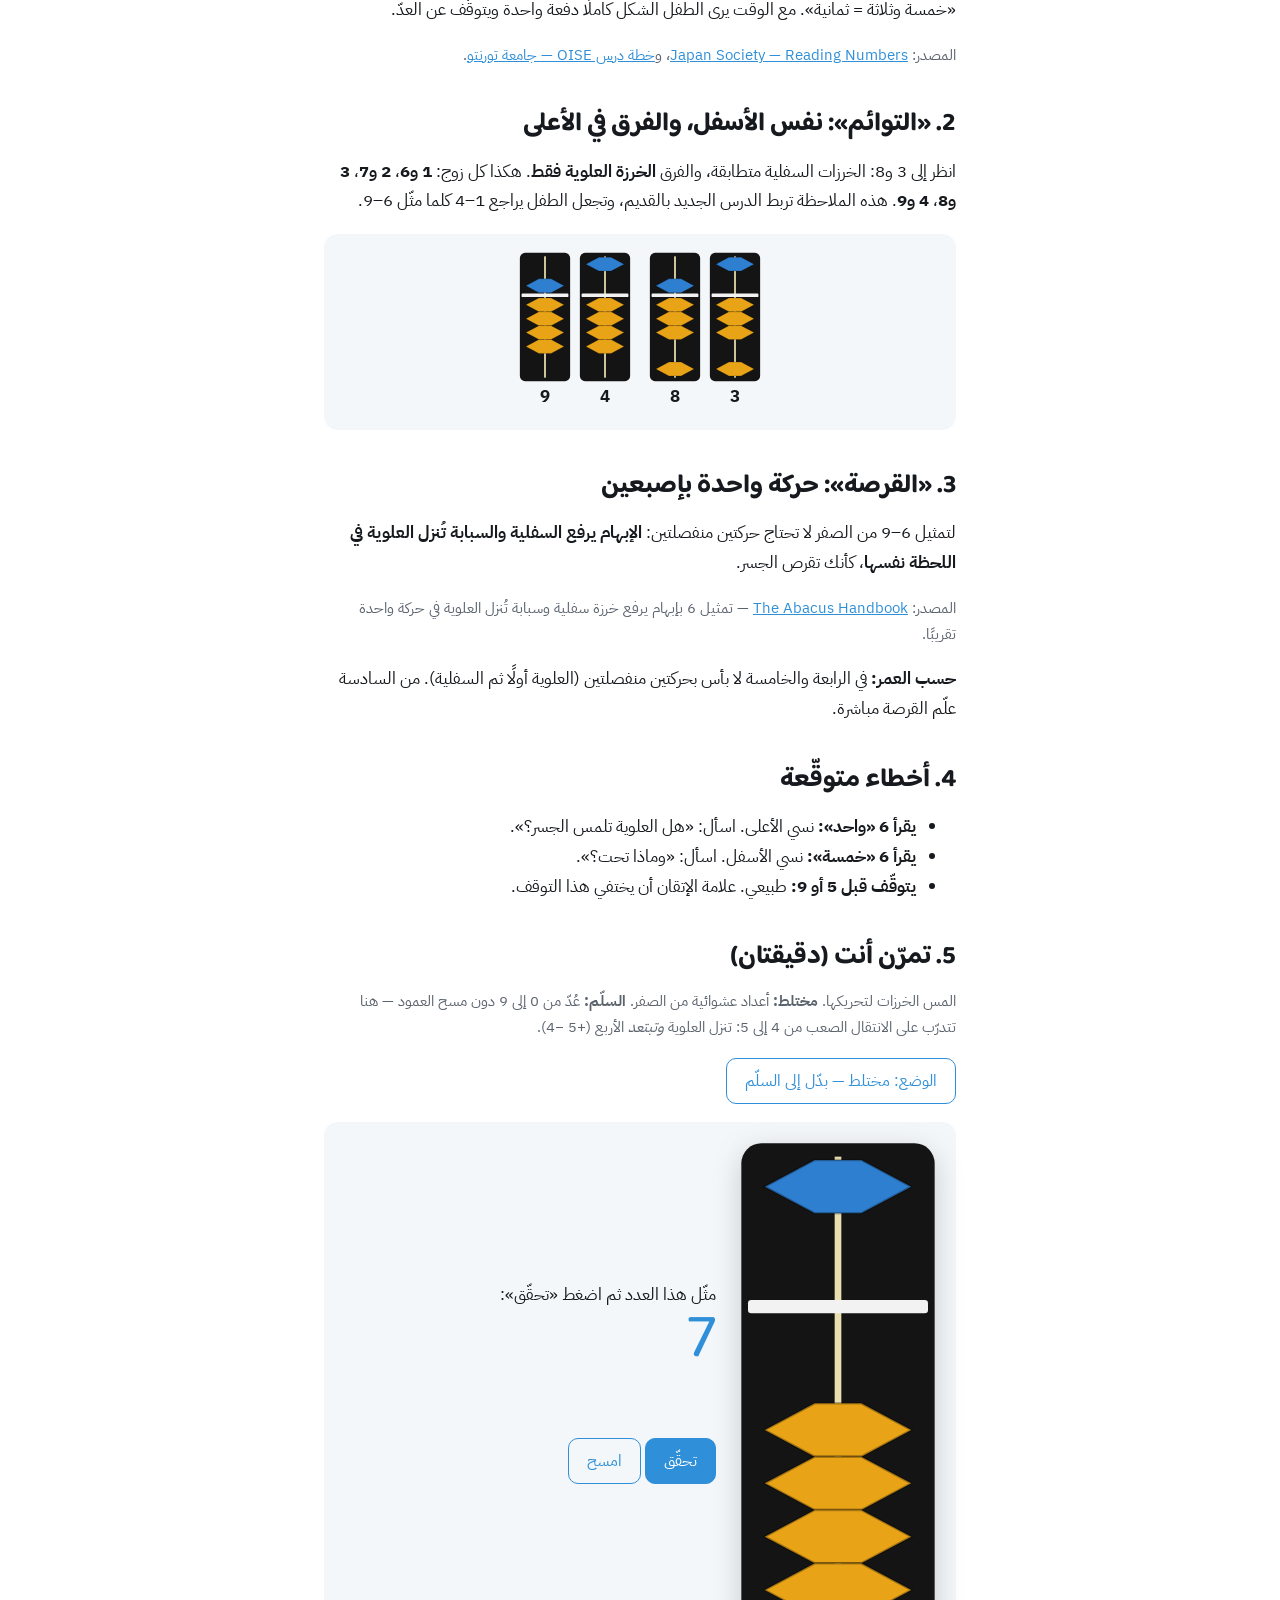
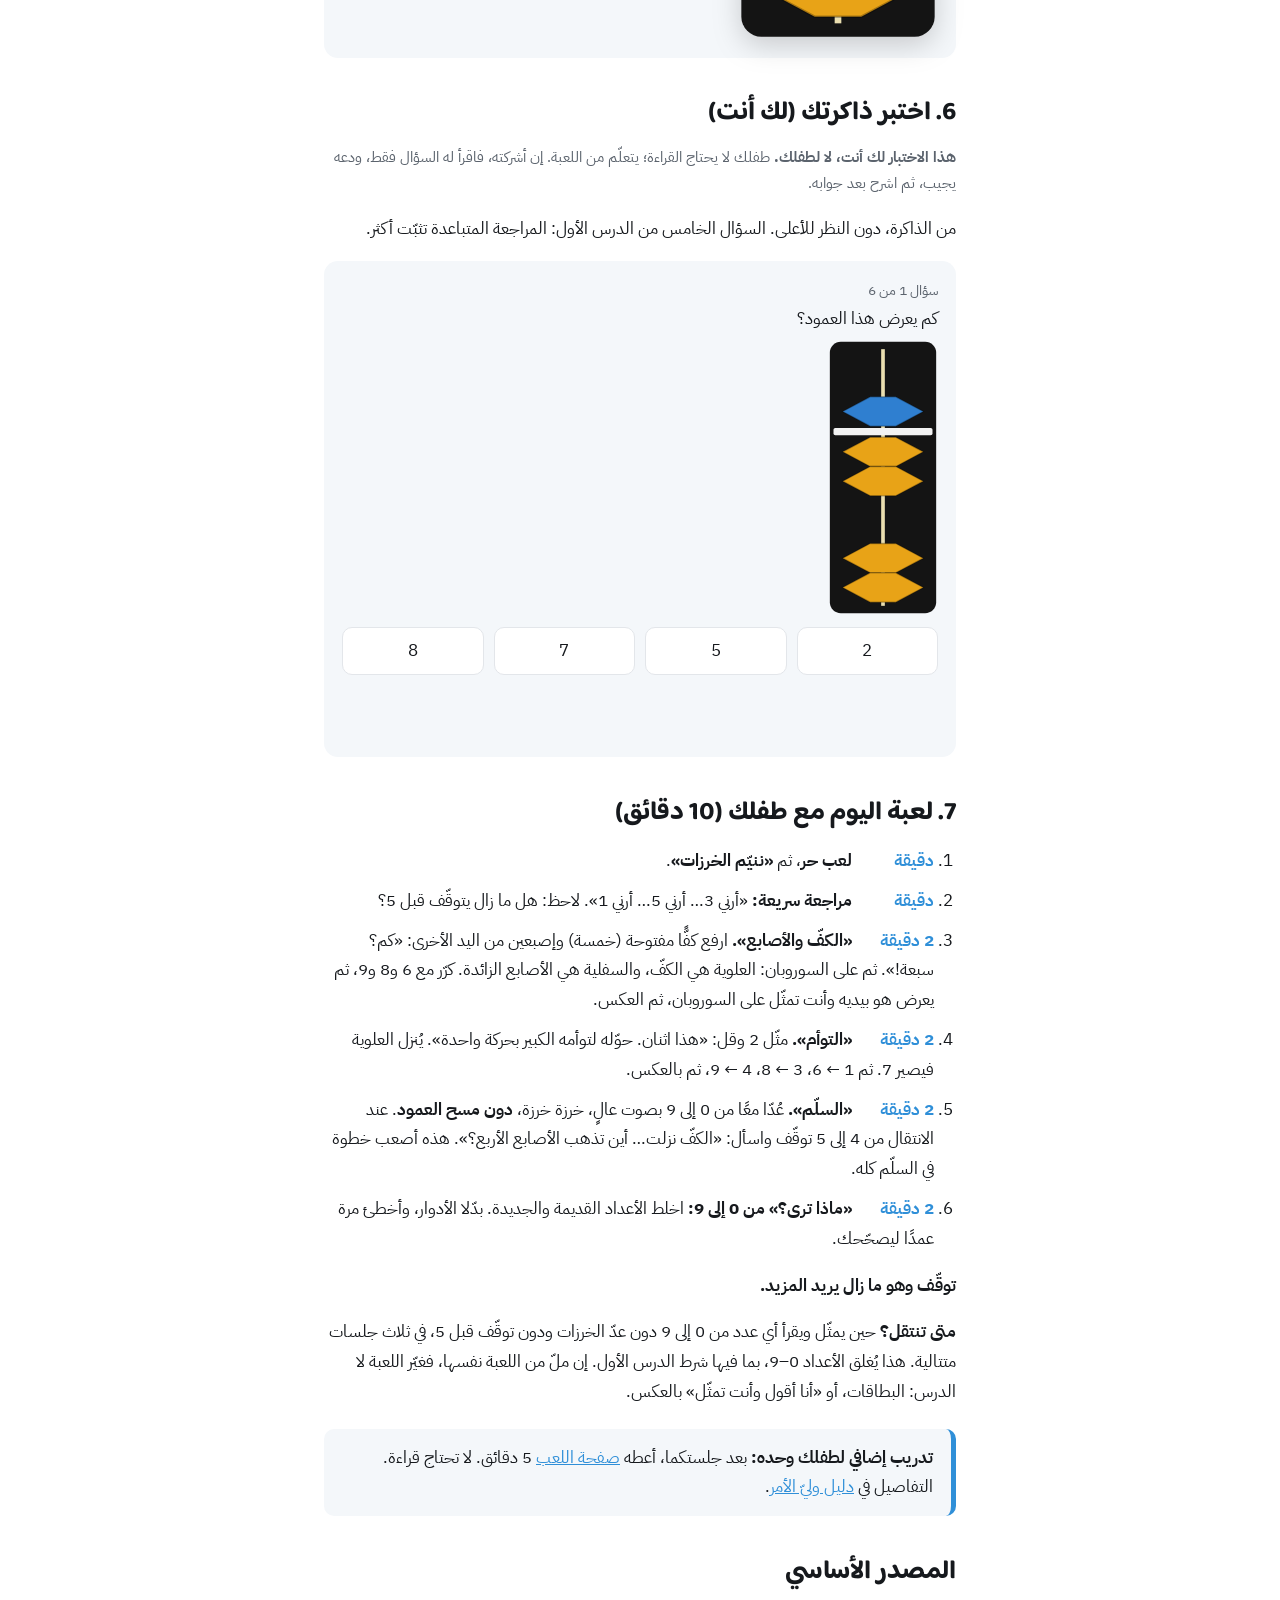
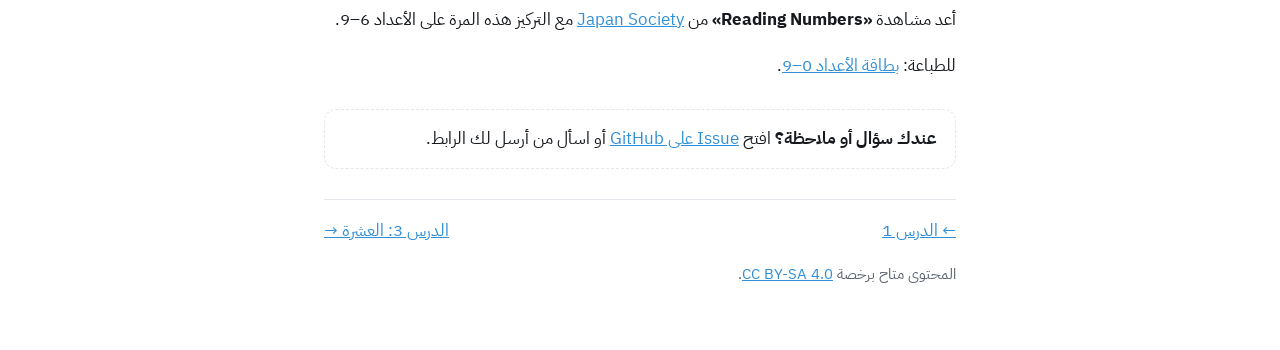
<file: docs/lessons/0002-five-and-more.html>
<!DOCTYPE html>
<html lang="ar" dir="rtl">
<head>
<meta charset="utf-8"><meta name="viewport" content="width=device-width,initial-scale=1">
<title>الدرس 2: خمسة وزيادة</title>
<link rel="stylesheet" href="https://fonts.googleapis.com/css2?family=Baloo+Bhaijaan+2:wght@600;700&family=IBM+Plex+Sans+Arabic:wght@400;600;700&display=swap">
<link rel="stylesheet" href="../assets/style.css">
</head>
<body>
<main class="wrap">
<p class="crumb"><a href="../index.html">سوروبان للأطفال</a> ← المرحلة 1 ← الدرس 2</p>

<section class="hero">
  <div>
    <h1>خمسة وزيادة: الأعداد 6–9</h1>
    <p class="lead">الخرزة العلوية لا تعمل وحدها. انزلها، وأضف تحتها، فتحصل على كل الأعداد حتى 9.</p>
  </div>
  <div class="rodbox" id="hero" aria-label="عمود تفاعلي يعرض 7"></div>
</section>

<div class="win"><strong>مكسب الدرس:</strong> تمثّل أي عدد من 6 إلى 9 بحركة واحدة وتقرأ أي عدد من 0 إلى 9، ومعك لعبة 10 دقائق تراجع فيها الأعداد 0–5 دون أن يشعر طفلك بالتكرار.</div>
<p class="src">قبل هذا الدرس: <a href="0001-the-five-bead.html">الدرس 1 — الخرزة العلوية تساوي خمسة</a>.</p>

<h2>1. الفكرة: «خمسة و…»</h2>
<p>كل عدد من 6 إلى 9 = <strong>الخرزة العلوية (5)</strong> نازلة تلمس الجسر + <strong>خرزات سفلية</strong> مرفوعة.</p>
<div class="box" id="table"></div>
<p><strong>طريقة القراءة:</strong> انظر للأعلى أولًا. إن كانت العلوية تلمس الجسر قل «خمسة و…» ثم عُدّ السفلية: «خمسة وثلاثة = ثمانية». مع الوقت يرى الطفل الشكل كاملًا دفعة واحدة ويتوقّف عن العدّ.</p>
<p class="src">المصدر: <a href="https://www.japansociety.org.uk/soroban-videos">Japan Society — Reading Numbers</a>، و<a href="https://www.oise.utoronto.ca/robertson/lesson-plans/soroban">خطة درس OISE — جامعة تورنتو</a>.</p>

<h2>2. «التوائم»: نفس الأسفل، والفرق في الأعلى</h2>
<p>انظر إلى 3 و8: الخرزات السفلية متطابقة، والفرق <strong>الخرزة العلوية فقط</strong>. هكذا كل زوج: <strong>1 و6</strong>، <strong>2 و7</strong>، <strong>3 و8</strong>، <strong>4 و9</strong>. هذه الملاحظة تربط الدرس الجديد بالقديم، وتجعل الطفل يراجع 1–4 كلما مثّل 6–9.</p>
<div class="box" id="twins" style="display:flex;flex-wrap:wrap;gap:18px;justify-content:center"></div>

<h2>3. «القرصة»: حركة واحدة بإصبعين</h2>
<p>لتمثيل 6–9 من الصفر لا تحتاج حركتين منفصلتين: <strong>الإبهام يرفع السفلية والسبابة تُنزل العلوية في اللحظة نفسها</strong>، كأنك تقرص الجسر.</p>
<p class="src">المصدر: <a href="https://www.scribd.com/doc/314164711/Abacus-Handbook-2004">The Abacus Handbook</a> — تمثيل 6 بإبهام يرفع خرزة سفلية وسبابة تُنزل العلوية في حركة واحدة تقريبًا.</p>
<p><strong>حسب العمر:</strong> في الرابعة والخامسة لا بأس بحركتين منفصلتين (العلوية أولًا ثم السفلية). من السادسة علّم القرصة مباشرة.</p>

<h2>4. أخطاء متوقّعة</h2>
<ul>
  <li><strong>يقرأ 6 «واحد»:</strong> نسي الأعلى. اسأل: «هل العلوية تلمس الجسر؟».</li>
  <li><strong>يقرأ 6 «خمسة»:</strong> نسي الأسفل. اسأل: «وماذا تحت؟».</li>
  <li><strong>يتوقّف قبل 5 أو 9:</strong> طبيعي. علامة الإتقان أن يختفي هذا التوقف.</li>
</ul>

<h2>5. تمرّن أنت (دقيقتان)</h2>
<p class="src">المس الخرزات لتحريكها. <strong>مختلط:</strong> أعداد عشوائية من الصفر. <strong>السلّم:</strong> عُدّ من 0 إلى 9 دون مسح العمود — هنا تتدرّب على الانتقال الصعب من 4 إلى 5: تنزل العلوية <em>وتبتعد</em> الأربع (+5 −4).</p>
<p><button class="btn ghost" id="mode" aria-pressed="false">الوضع: مختلط — بدّل إلى السلّم</button></p>
<div class="box practice">
  <div class="rodbox" id="prac"></div>
  <div>
    <p style="margin:0">مثّل هذا العدد ثم اضغط «تحقّق»:</p>
    <div class="target" id="tgt">7</div>
    <p class="fb" id="pfb" aria-live="polite"></p>
    <button class="btn" id="chk">تحقّق</button>
    <button class="btn ghost" id="clr">امسح</button>
    <p class="src" id="streak"></p>
  </div>
</div>

<h2>6. اختبر ذاكرتك (لك أنت)</h2>
<p class="src"><strong>هذا الاختبار لك أنت، لا لطفلك.</strong> طفلك لا يحتاج القراءة؛ يتعلّم من اللعبة. إن أشركته، فاقرأ له السؤال فقط، ودعه يجيب، ثم اشرح بعد جوابه.</p>
<p>من الذاكرة، دون النظر للأعلى. السؤال الخامس من الدرس الأول: المراجعة المتباعدة تثبّت أكثر.</p>
<div class="box" id="quiz"></div>

<h2>7. لعبة اليوم مع طفلك (10 دقائق)</h2>
<ol class="steps">
  <li><span class="t">دقيقة</span> <strong>لعب حر</strong>، ثم <strong>«ننيّم الخرزات»</strong>.</li>
  <li><span class="t">دقيقة</span> <strong>مراجعة سريعة:</strong> «أرني 3… أرني 5… أرني 1». لاحظ: هل ما زال يتوقّف قبل 5؟</li>
  <li><span class="t">2 دقيقة</span> <strong>«الكفّ والأصابع».</strong> ارفع كفًّا مفتوحة (خمسة) وإصبعين من اليد الأخرى: «كم؟ سبعة!». ثم على السوروبان: العلوية هي الكفّ، والسفلية هي الأصابع الزائدة. كرّر مع 6 و8 و9، ثم يعرض هو بيديه وأنت تمثّل على السوروبان، ثم العكس.</li>
  <li><span class="t">2 دقيقة</span> <strong>«التوأم».</strong> مثّل 2 وقل: «هذا اثنان. حوّله لتوأمه الكبير بحركة واحدة». يُنزل العلوية فيصير 7. ثم 1 ← 6، 3 ← 8، 4 ← 9، ثم بالعكس.</li>
  <li><span class="t">2 دقيقة</span> <strong>«السلّم».</strong> عُدّا معًا من 0 إلى 9 بصوت عالٍ، خرزة خرزة، <strong>دون مسح العمود</strong>. عند الانتقال من 4 إلى 5 توقّف واسأل: «الكفّ نزلت… أين تذهب الأصابع الأربع؟». هذه أصعب خطوة في السلّم كله.</li>
  <li><span class="t">2 دقيقة</span> <strong>«ماذا ترى؟» من 0 إلى 9:</strong> اخلط الأعداد القديمة والجديدة. بدّلا الأدوار، وأخطئ مرة عمدًا ليصحّحك.</li>
</ol>
<p><strong>توقّف وهو ما زال يريد المزيد.</strong></p>
<p><strong>متى تنتقل؟</strong> حين يمثّل ويقرأ أي عدد من 0 إلى 9 دون عدّ الخرزات ودون توقّف قبل 5، في ثلاث جلسات متتالية. هذا يُغلق الأعداد 0–9، بما فيها شرط الدرس الأول. إن ملّ من اللعبة نفسها، فغيّر اللعبة لا الدرس: البطاقات، أو «أنا أقول وأنت تمثّل» بالعكس.</p>

<div class="win"><strong>تدريب إضافي لطفلك وحده:</strong> بعد جلستكما، أعطه <a href="../play.html">صفحة اللعب</a> 5 دقائق. لا تحتاج قراءة. التفاصيل في <a href="../guide.html">دليل وليّ الأمر</a>.</div>

<h2>المصدر الأساسي</h2>
<p>أعد مشاهدة <strong>«Reading Numbers»</strong> من <a href="https://www.japansociety.org.uk/soroban-videos">Japan Society</a> مع التركيز هذه المرة على الأعداد 6–9.</p>
<p>للطباعة: <a href="../reference/0002-numbers-0-9.html">بطاقة الأعداد 0–9</a>.</p>

<div class="ask"><strong>عندك سؤال أو ملاحظة؟</strong> افتح <a href="https://github.com/nasermaher/soroban-for-kids/issues">Issue على GitHub</a> أو اسأل من أرسل لك الرابط.</div>

<nav class="nav"><a href="0001-the-five-bead.html">← الدرس 1</a><a href="0003-ten.html">الدرس 3: العشرة →</a></nav>
<p class="src">المحتوى متاح برخصة <a href="https://creativecommons.org/licenses/by-sa/4.0/deed.ar">CC BY-SA 4.0</a>.</p>
</main>
<script src="../assets/soroban.js"></script>
<script>
{
  const S = Soroban.svg;
  Soroban.rod(document.getElementById('hero'), { value: 7 });
  const words = ['', '', '', '', '', '', 'خمسة وواحد', 'خمسة واثنان', 'خمسة وثلاثة', 'خمسة وأربعة'];
  document.getElementById('table').innerHTML = '<table><tbody>' + [6, 7, 8, 9].map(v => `<tr><td class="target" style="font-size:40px">${v}</td><td class="mini">${S(v)}</td><td>${words[v]}</td></tr>`).join('') + '</tbody></table>';
  document.getElementById('twins').innerHTML = [[3, 8], [4, 9]].map(p => `<div style="display:flex;gap:8px;align-items:end">${p.map(v => `<div class="mini" style="text-align:center">${S(v)}<strong>${v}</strong></div>`).join('')}</div>`).join('');

  const seq = [7, 4, 9, 5, 6, 2, 8, 0, 3, 6, 9, 1];
  let n = 0, streak = 0, nextTimer = null;
  const tgt = document.getElementById('tgt'), pfb = document.getElementById('pfb'), st = document.getElementById('streak');
  const r = Soroban.rod(document.getElementById('prac'), { onChange: () => { pfb.textContent = ''; } });
  let ladder = false, lt = 1;
  const cur = () => ladder ? lt : seq[n];
  const next = () => {
    if (ladder) { lt = lt === 9 ? 0 : lt + 1; if (lt === 0) { lt = 1; r.set(0); } }
    else { n = (n + 1) % seq.length; r.set(0); }
    tgt.textContent = cur();
  };
  const mb = document.getElementById('mode');
  mb.onclick = () => {
    clearTimeout(nextTimer);
    ladder = !ladder; lt = 1; n = 0; r.set(0); tgt.textContent = cur(); pfb.textContent = ''; streak = 0; st.textContent = '';
    mb.textContent = ladder ? 'الوضع: السلّم — بدّل إلى مختلط' : 'الوضع: مختلط — بدّل إلى السلّم';
    mb.setAttribute('aria-pressed', ladder);
  };
  document.getElementById('clr').onclick = () => { r.set(0); pfb.textContent = ''; };
  document.getElementById('chk').onclick = () => {
    const v = r.get(), t = cur();
    if (v === t) { streak++; pfb.innerHTML = '<span class="ok">صحيح!</span>'; clearTimeout(nextTimer); nextTimer = setTimeout(next, 700); }
    else {
      streak = 0;
      let hint = 'عُدّ فقط الخرزات التي تلمس الجسر.';
      if (t === 5 && v === 9) hint = 'أنزلت العلوية لكن نسيت إبعاد الأربع: هذا 9. حين تنزل الخمسة ترجع الأربع لأسفل.';
      else if (t >= 5 && v < 5) hint = 'هذا العدد يحتاج الخرزة العلوية: أنزلها.';
      else if (t < 5 && v >= 5) hint = 'العلوية نازلة فهي تُحسب 5. ارفعها.';
      else if (t % 5 !== v % 5) hint = 'الأعلى صحيح؛ راجع عدد الخرزات السفلية.';
      pfb.innerHTML = '<span class="no">هذا ' + v + '.</span> ' + hint;
    }
    st.textContent = streak ? 'متتالية صحيحة: ' + streak : '';
  };

  Soroban.quiz(document.getElementById('quiz'), [
    { p: 'كم يعرض هذا العمود؟' + S(7), o: ['2', '5', '7', '8'], a: 2, x: 'العلوية نازلة (5) وخرزتان سفليتان: خمسة واثنان = 7.' },
    { p: 'ما الفرق بين 3 و8 على العمود؟', o: ['خرزة سفلية واحدة', 'الخرزة العلوية فقط', 'خمس خرزات سفلية', 'لا فرق بينهما'], a: 1, x: 'التوأمان: الأسفل متطابق، و8 تزيد بالعلوية النازلة.' },
    { p: 'كم يعرض هذا العمود؟' + S(9), o: ['9', '4', '8', '5'], a: 0, x: 'العلوية نازلة والسفلية الأربع كلها مرفوعة: خمسة وأربعة = 9.' },
    { p: 'كيف تمثّل 6 من الصفر بأسرع حركة؟', o: ['ارفع ست خرزات سفلية', 'أنزل العلوية ثم انتظر', 'ارفع خرزتين وأنزل العلوية', 'قرصة: إبهام وسبابة معًا'], a: 3, x: 'الإبهام يرفع خرزة سفلية والسبابة تُنزل العلوية في اللحظة نفسها.' },
    { p: 'مراجعة من الدرس 1: كم يعرض هذا العمود؟' + S(4), o: ['9', '3', '4', '1'], a: 2, x: 'العلوية بعيدة، وأربع سفلية تلمس الجسر: 4. توأمه 9.' },
    { p: 'يقرأ طفلك العمود 6 فيقول «واحد». ما السؤال الأنسب؟', o: ['كم خرزة سفلية تحت؟', 'هل العلوية تلمس الجسر؟', 'هل عددت جيدًا يا بطل؟', 'لماذا أخطأت في العدّ؟'], a: 1, x: 'نسي الأعلى. السؤال يوجّه نظره للخرزة المنسية دون أن يقول له «خطأ».' }
  ]);
}
</script>
</body>
</html>
</file>
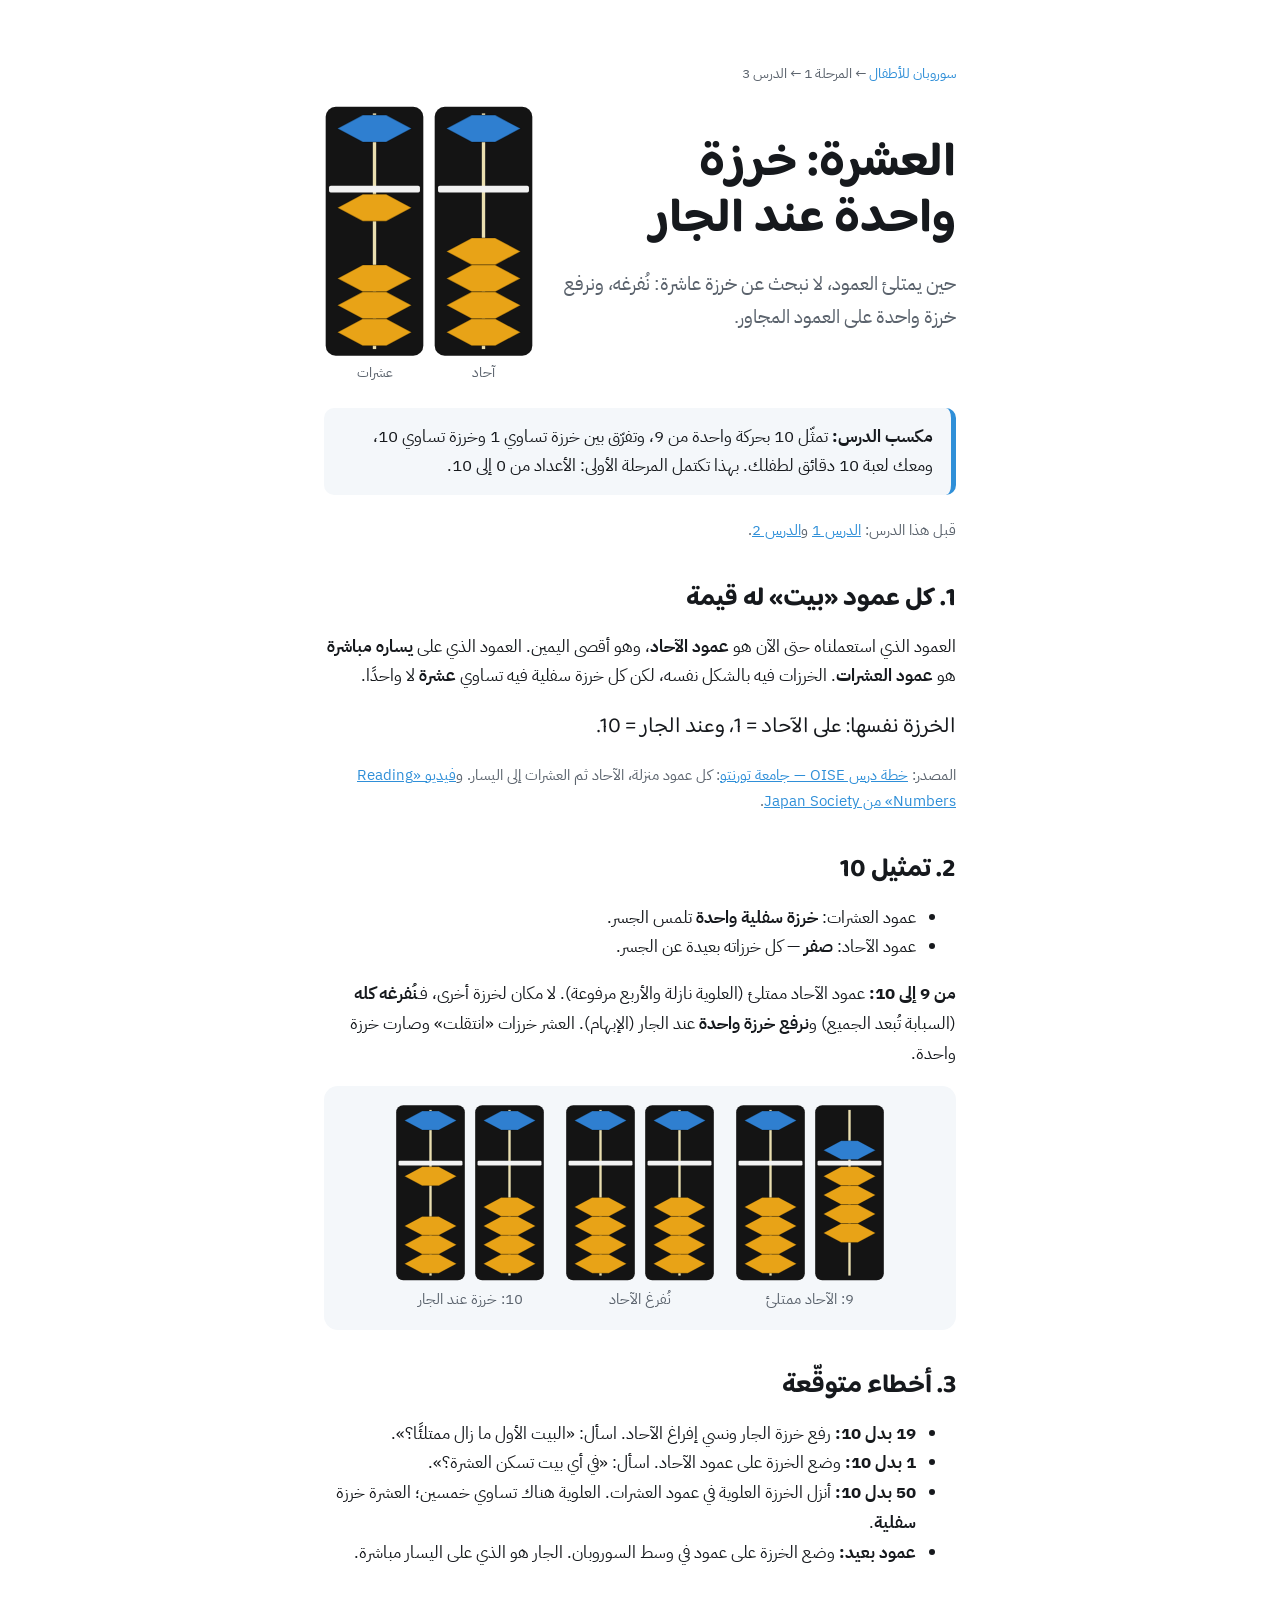
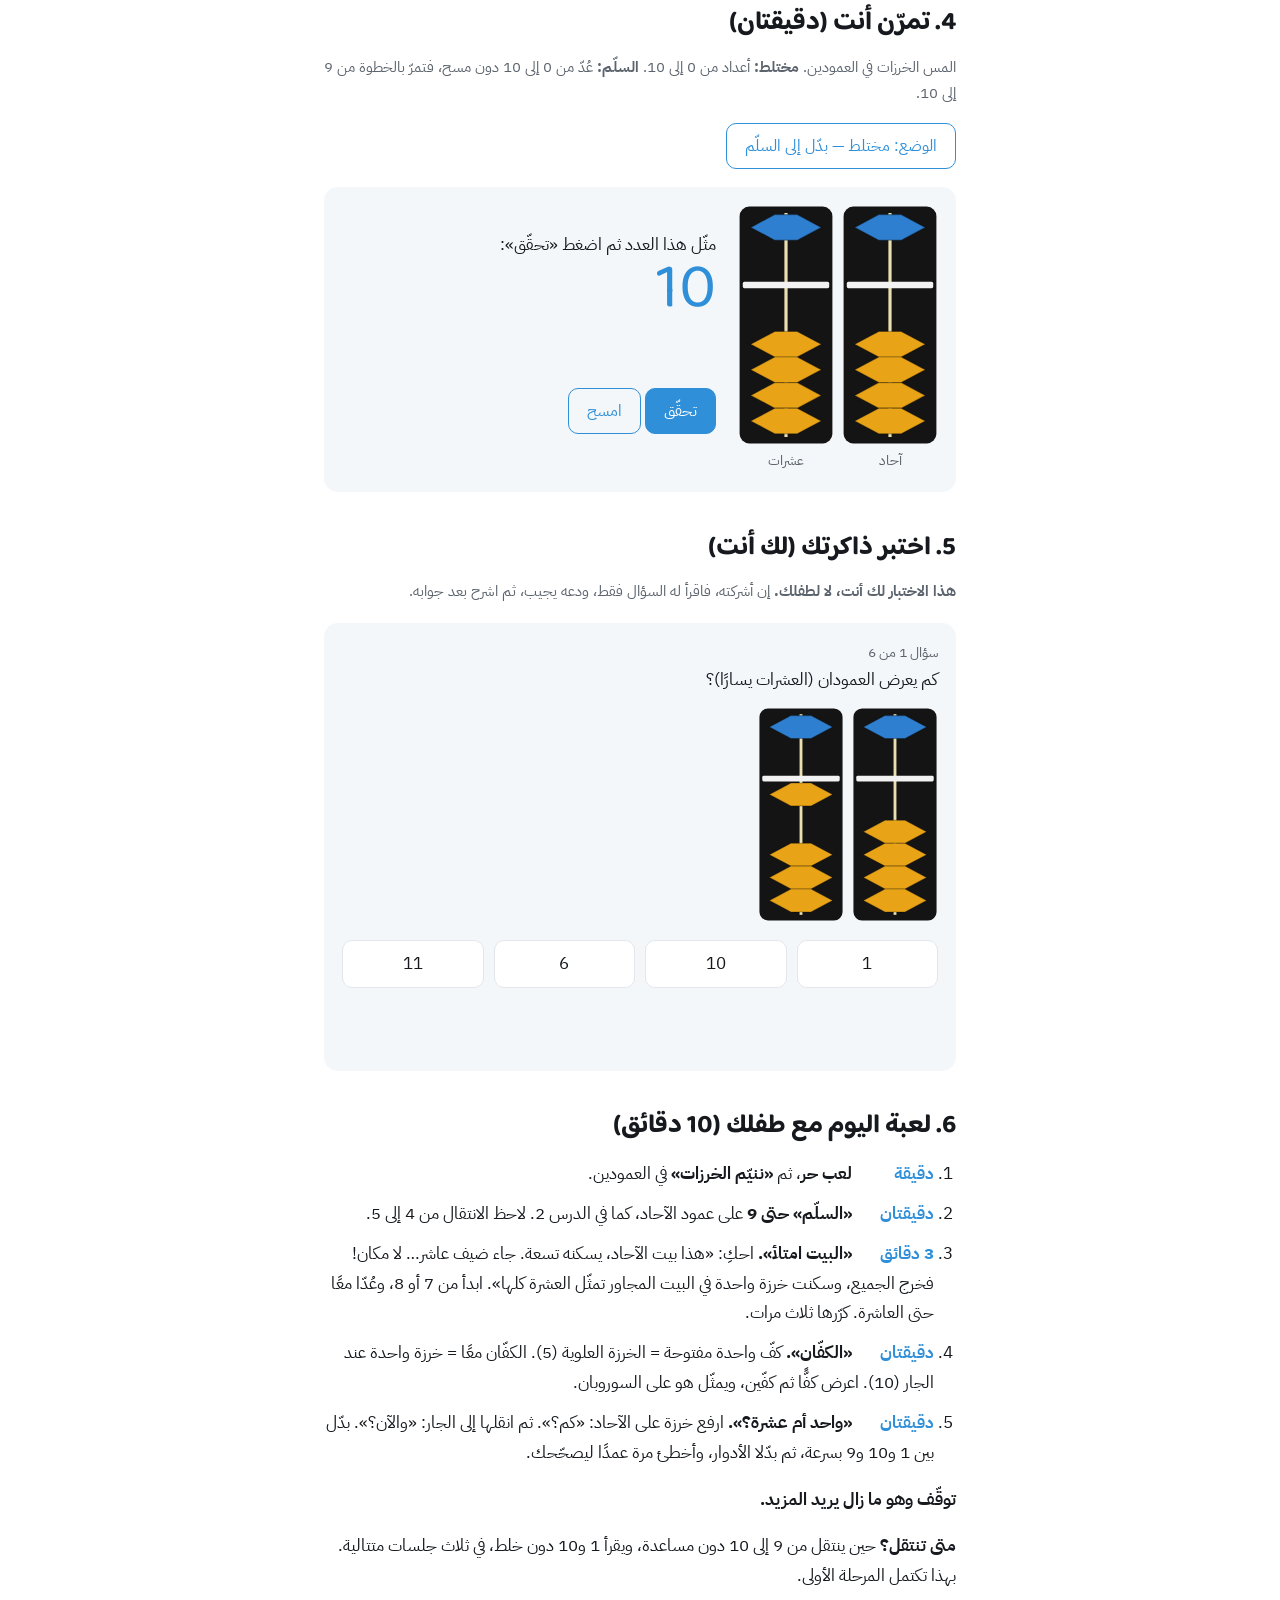
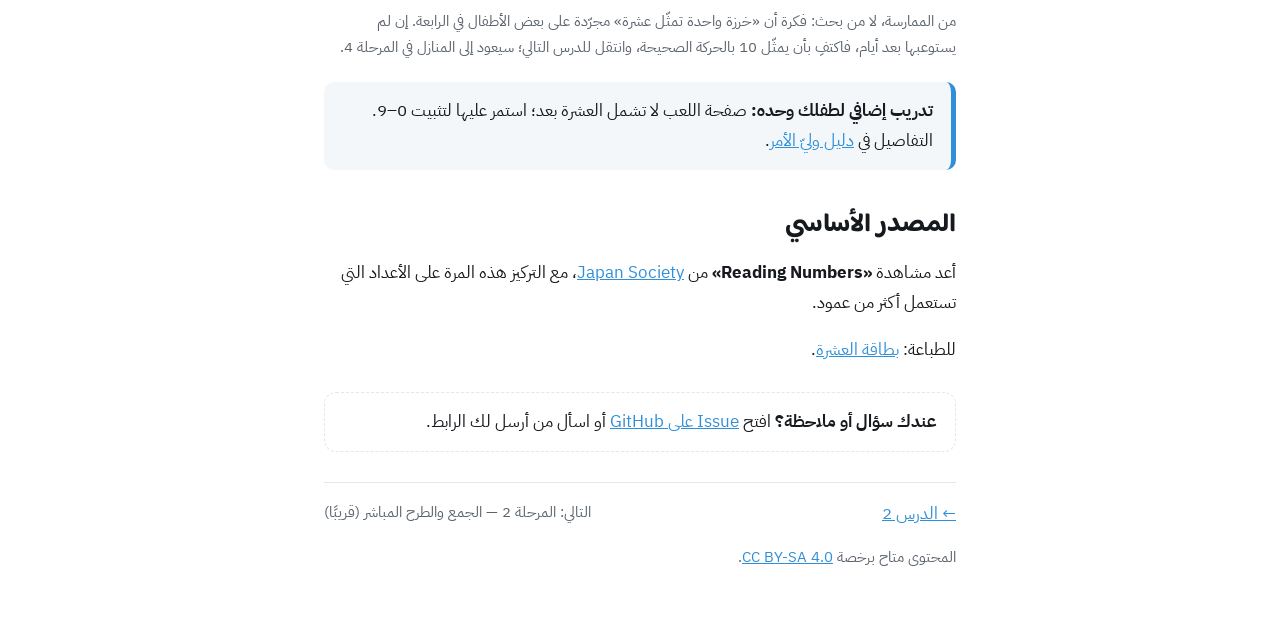
<file: docs/lessons/0003-ten.html>
<!DOCTYPE html>
<html lang="ar" dir="rtl">
<head>
<meta charset="utf-8"><meta name="viewport" content="width=device-width,initial-scale=1">
<title>الدرس 3: العشرة</title>
<link rel="stylesheet" href="https://fonts.googleapis.com/css2?family=Baloo+Bhaijaan+2:wght@600;700&family=IBM+Plex+Sans+Arabic:wght@400;600;700&display=swap">
<link rel="stylesheet" href="../assets/style.css">
</head>
<body>
<main class="wrap">
<p class="crumb"><a href="../index.html">سوروبان للأطفال</a> ← المرحلة 1 ← الدرس 3</p>

<section class="hero">
  <div>
    <h1>العشرة: خرزة واحدة عند الجار</h1>
    <p class="lead">حين يمتلئ العمود، لا نبحث عن خرزة عاشرة: نُفرغه، ونرفع خرزة واحدة على العمود المجاور.</p>
  </div>
  <div>
    <div class="pairbox" id="hero" aria-label="عمودان تفاعليان: المس الخرزات"></div>
    <div class="pairlab"><span>عشرات</span><span>آحاد</span></div>
  </div>
</section>

<div class="win"><strong>مكسب الدرس:</strong> تمثّل 10 بحركة واحدة من 9، وتفرّق بين خرزة تساوي 1 وخرزة تساوي 10، ومعك لعبة 10 دقائق لطفلك. بهذا تكتمل المرحلة الأولى: الأعداد من 0 إلى 10.</div>
<p class="src">قبل هذا الدرس: <a href="0001-the-five-bead.html">الدرس 1</a> و<a href="0002-five-and-more.html">الدرس 2</a>.</p>

<h2>1. كل عمود «بيت» له قيمة</h2>
<p>العمود الذي استعملناه حتى الآن هو <strong>عمود الآحاد</strong>، وهو أقصى اليمين. العمود الذي على <strong>يساره مباشرة</strong> هو <strong>عمود العشرات</strong>. الخرزات فيه بالشكل نفسه، لكن كل خرزة سفلية فيه تساوي <strong>عشرة</strong> لا واحدًا.</p>
<p class="rule">الخرزة نفسها: على الآحاد = 1، وعند الجار = 10.</p>
<p class="src">المصدر: <a href="https://www.oise.utoronto.ca/robertson/lesson-plans/soroban">خطة درس OISE — جامعة تورنتو</a>: كل عمود منزلة، الآحاد ثم العشرات إلى اليسار. و<a href="https://www.japansociety.org.uk/soroban-videos">فيديو «Reading Numbers» من Japan Society</a>.</p>

<h2>2. تمثيل 10</h2>
<ul>
  <li>عمود العشرات: <strong>خرزة سفلية واحدة</strong> تلمس الجسر.</li>
  <li>عمود الآحاد: <strong>صفر</strong> — كل خرزاته بعيدة عن الجسر.</li>
</ul>
<p><strong>من 9 إلى 10:</strong> عمود الآحاد ممتلئ (العلوية نازلة والأربع مرفوعة). لا مكان لخرزة أخرى، فـ<strong>نُفرغه كله</strong> (السبابة تُبعد الجميع) و<strong>نرفع خرزة واحدة</strong> عند الجار (الإبهام). العشر خرزات «انتقلت» وصارت خرزة واحدة.</p>
<div class="box" id="steps" style="display:flex;flex-wrap:wrap;gap:20px;justify-content:center;align-items:end"></div>

<h2>3. أخطاء متوقّعة</h2>
<ul>
  <li><strong>19 بدل 10:</strong> رفع خرزة الجار ونسي إفراغ الآحاد. اسأل: «البيت الأول ما زال ممتلئًا؟».</li>
  <li><strong>1 بدل 10:</strong> وضع الخرزة على عمود الآحاد. اسأل: «في أي بيت تسكن العشرة؟».</li>
  <li><strong>50 بدل 10:</strong> أنزل الخرزة العلوية في عمود العشرات. العلوية هناك تساوي خمسين؛ العشرة خرزة <strong>سفلية</strong>.</li>
  <li><strong>عمود بعيد:</strong> وضع الخرزة على عمود في وسط السوروبان. الجار هو الذي على اليسار مباشرة.</li>
</ul>

<h2>4. تمرّن أنت (دقيقتان)</h2>
<p class="src">المس الخرزات في العمودين. <strong>مختلط:</strong> أعداد من 0 إلى 10. <strong>السلّم:</strong> عُدّ من 0 إلى 10 دون مسح، فتمرّ بالخطوة من 9 إلى 10.</p>
<p><button class="btn ghost" id="mode" aria-pressed="false">الوضع: مختلط — بدّل إلى السلّم</button></p>
<div class="box practice">
  <div>
    <div class="pairbox" id="prac"></div>
    <div class="pairlab"><span>عشرات</span><span>آحاد</span></div>
  </div>
  <div>
    <p style="margin:0">مثّل هذا العدد ثم اضغط «تحقّق»:</p>
    <div class="target" id="tgt">10</div>
    <p class="fb" id="pfb" aria-live="polite"></p>
    <button class="btn" id="chk">تحقّق</button>
    <button class="btn ghost" id="clr">امسح</button>
    <p class="src" id="streak"></p>
  </div>
</div>

<h2>5. اختبر ذاكرتك (لك أنت)</h2>
<p class="src"><strong>هذا الاختبار لك أنت، لا لطفلك.</strong> إن أشركته، فاقرأ له السؤال فقط، ودعه يجيب، ثم اشرح بعد جوابه.</p>
<div class="box" id="quiz"></div>

<h2>6. لعبة اليوم مع طفلك (10 دقائق)</h2>
<ol class="steps">
  <li><span class="t">دقيقة</span> <strong>لعب حر</strong>، ثم <strong>«ننيّم الخرزات»</strong> في العمودين.</li>
  <li><span class="t">دقيقتان</span> <strong>«السلّم» حتى 9</strong> على عمود الآحاد، كما في الدرس 2. لاحظ الانتقال من 4 إلى 5.</li>
  <li><span class="t">3 دقائق</span> <strong>«البيت امتلأ».</strong> احكِ: «هذا بيت الآحاد، يسكنه تسعة. جاء ضيف عاشر… لا مكان! فخرج الجميع، وسكنت خرزة واحدة في البيت المجاور تمثّل العشرة كلها». ابدأ من 7 أو 8، وعُدّا معًا حتى العاشرة. كرّرها ثلاث مرات.</li>
  <li><span class="t">دقيقتان</span> <strong>«الكفّان».</strong> كفّ واحدة مفتوحة = الخرزة العلوية (5). الكفّان معًا = خرزة واحدة عند الجار (10). اعرض كفًّا ثم كفّين، ويمثّل هو على السوروبان.</li>
  <li><span class="t">دقيقتان</span> <strong>«واحد أم عشرة؟».</strong> ارفع خرزة على الآحاد: «كم؟». ثم انقلها إلى الجار: «والآن؟». بدّل بين 1 و10 و9 بسرعة، ثم بدّلا الأدوار، وأخطئ مرة عمدًا ليصحّحك.</li>
</ol>
<p><strong>توقّف وهو ما زال يريد المزيد.</strong></p>
<p><strong>متى تنتقل؟</strong> حين ينتقل من 9 إلى 10 دون مساعدة، ويقرأ 1 و10 دون خلط، في ثلاث جلسات متتالية. بهذا تكتمل المرحلة الأولى.</p>
<p class="src">من الممارسة، لا من بحث: فكرة أن «خرزة واحدة تمثّل عشرة» مجرّدة على بعض الأطفال في الرابعة. إن لم يستوعبها بعد أيام، فاكتفِ بأن يمثّل 10 بالحركة الصحيحة، وانتقل للدرس التالي؛ سيعود إلى المنازل في المرحلة 4.</p>

<div class="win"><strong>تدريب إضافي لطفلك وحده:</strong> صفحة اللعب لا تشمل العشرة بعد؛ استمر عليها لتثبيت 0–9. التفاصيل في <a href="../guide.html">دليل وليّ الأمر</a>.</div>

<h2>المصدر الأساسي</h2>
<p>أعد مشاهدة <strong>«Reading Numbers»</strong> من <a href="https://www.japansociety.org.uk/soroban-videos">Japan Society</a>، مع التركيز هذه المرة على الأعداد التي تستعمل أكثر من عمود.</p>
<p>للطباعة: <a href="../reference/0003-ten.html">بطاقة العشرة</a>.</p>

<div class="ask"><strong>عندك سؤال أو ملاحظة؟</strong> افتح <a href="https://github.com/nasermaher/soroban-for-kids/issues">Issue على GitHub</a> أو اسأل من أرسل لك الرابط.</div>

<nav class="nav"><a href="0002-five-and-more.html">← الدرس 2</a><span class="src">التالي: المرحلة 2 — الجمع والطرح المباشر (قريبًا)</span></nav>
<p class="src">المحتوى متاح برخصة <a href="https://creativecommons.org/licenses/by-sa/4.0/deed.ar">CC BY-SA 4.0</a>.</p>
</main>
<script src="../assets/soroban.js"></script>
<script>
{
  const P = Soroban.pairSvg;
  Soroban.pair(document.getElementById('hero'), { value: 10 });
  document.getElementById('steps').innerHTML = [[9, '9: الآحاد ممتلئ'], [0, 'نُفرغ الآحاد'], [10, '10: خرزة عند الجار']]
    .map(([v, t]) => `<div style="width:150px;text-align:center">${P(v)}<p class="src" style="margin:4px 0 0">${t}</p></div>`).join('');

  const seq = [10, 9, 1, 10, 0, 7, 10, 5, 10, 3];
  let n = 0, streak = 0, ladder = false, lt = 1, nextTimer = null;
  const tgt = document.getElementById('tgt'), pfb = document.getElementById('pfb'), st = document.getElementById('streak');
  const r = Soroban.pair(document.getElementById('prac'), { onChange: () => { pfb.textContent = ''; } });
  const cur = () => ladder ? lt : seq[n];
  const next = () => {
    if (ladder) { if (lt === 10) { lt = 1; r.set(0); } else lt++; }
    else { n = (n + 1) % seq.length; }
    tgt.textContent = cur();
  };
  const mb = document.getElementById('mode');
  mb.onclick = () => {
    clearTimeout(nextTimer);
    ladder = !ladder; lt = 1; n = 0; r.set(0); tgt.textContent = cur(); pfb.textContent = ''; streak = 0; st.textContent = '';
    mb.textContent = ladder ? 'الوضع: السلّم — بدّل إلى مختلط' : 'الوضع: مختلط — بدّل إلى السلّم';
    mb.setAttribute('aria-pressed', ladder);
  };
  document.getElementById('clr').onclick = () => { r.set(0); pfb.textContent = ''; };
  document.getElementById('chk').onclick = () => {
    const v = r.get(), t = cur();
    if (v === t) { streak++; pfb.innerHTML = '<span class="ok">صحيح!</span>'; clearTimeout(nextTimer); nextTimer = setTimeout(next, 700); }
    else {
      streak = 0;
      const tens = Math.floor(v / 10), units = v % 10;
      let hint = 'عُدّ فقط الخرزات التي تلمس الجسر، في كل عمود.';
      if (t === 10 && tens === 1 && units > 0) hint = 'خرزة الجار صحيحة، لكن عمود الآحاد لم يُفرَغ. أبعد خرزاته كلها.';
      else if (t === 10 && tens === 0 && units === 1) hint = 'الخرزة على عمود الآحاد تساوي 1. العشرة خرزة على العمود المجاور (اليسار).';
      else if (t === 10 && tens >= 5) hint = 'العلوية على عمود العشرات تساوي خمسين. العشرة خرزة سفلية واحدة.';
      else if (t < 10 && tens > 0) hint = 'عمود العشرات يجب أن يبقى فارغًا لهذا العدد.';
      else if (t >= 5 && t < 10 && units < 5) hint = 'هذا العدد يحتاج الخرزة العلوية في عمود الآحاد.';
      else if (t < 5 && units >= 5) hint = 'العلوية نازلة فهي تُحسب 5. ارفعها.';
      pfb.innerHTML = '<span class="no">هذا ' + v + '.</span> ' + hint;
    }
    st.textContent = streak ? 'متتالية صحيحة: ' + streak : '';
  };

  Soroban.quiz(document.getElementById('quiz'), [
    { p: 'كم يعرض العمودان (العشرات يسارًا)؟' + P(10), o: ['1', '10', '6', '11'], a: 1, x: 'خرزة سفلية واحدة على عمود العشرات، والآحاد صفر: 10.' },
    { p: 'وكم يعرضان الآن؟' + P(1), o: ['10', '11', '1', '0'], a: 2, x: 'الخرزة نفسها، لكنها على عمود الآحاد: 1.' },
    { p: 'عمود الآحاد على 9 ونريد واحدًا آخر. ماذا نفعل؟', o: ['نُفرغه ونرفع واحدة عند الجار', 'نرفع خرزة سفلية خامسة فيه', 'نُنزل العلوية مرة أخرى فيه', 'نضع خرزة عند الجار ونترك 9'], a: 0, x: 'العمود ممتلئ: يُفرغ كله، وترتفع خرزة واحدة على عمود العشرات.' },
    { p: 'أراد طفلك 10 فصار العمودان هكذا. ما الخطأ؟' + P(19), o: ['نسي إفراغ عمود الآحاد', 'وضع الخرزة في العمود الخطأ', 'استعمل العلوية بدل السفلية', 'لا خطأ، هذا يعرض العشرة'], a: 0, x: 'عمود العشرات صحيح (10)، لكن الآحاد ما زال 9: المجموع 19.' },
    { p: 'مراجعة: كم يعرض العمودان؟' + P(7), o: ['70', '2', '7', '17'], a: 2, x: 'العشرات فارغ، والآحاد: العلوية + خرزتان = 7.' },
    { p: 'أين عمود العشرات بالنسبة لعمود الآحاد؟', o: ['على يساره مباشرة', 'على يمينه مباشرة', 'في منتصف السوروبان', 'في أقصى اليسار دائمًا'], a: 0, x: 'كل منزلة أكبر على يسار التي قبلها مباشرة.' }
  ]);
}
</script>
</body>
</html>
</file>
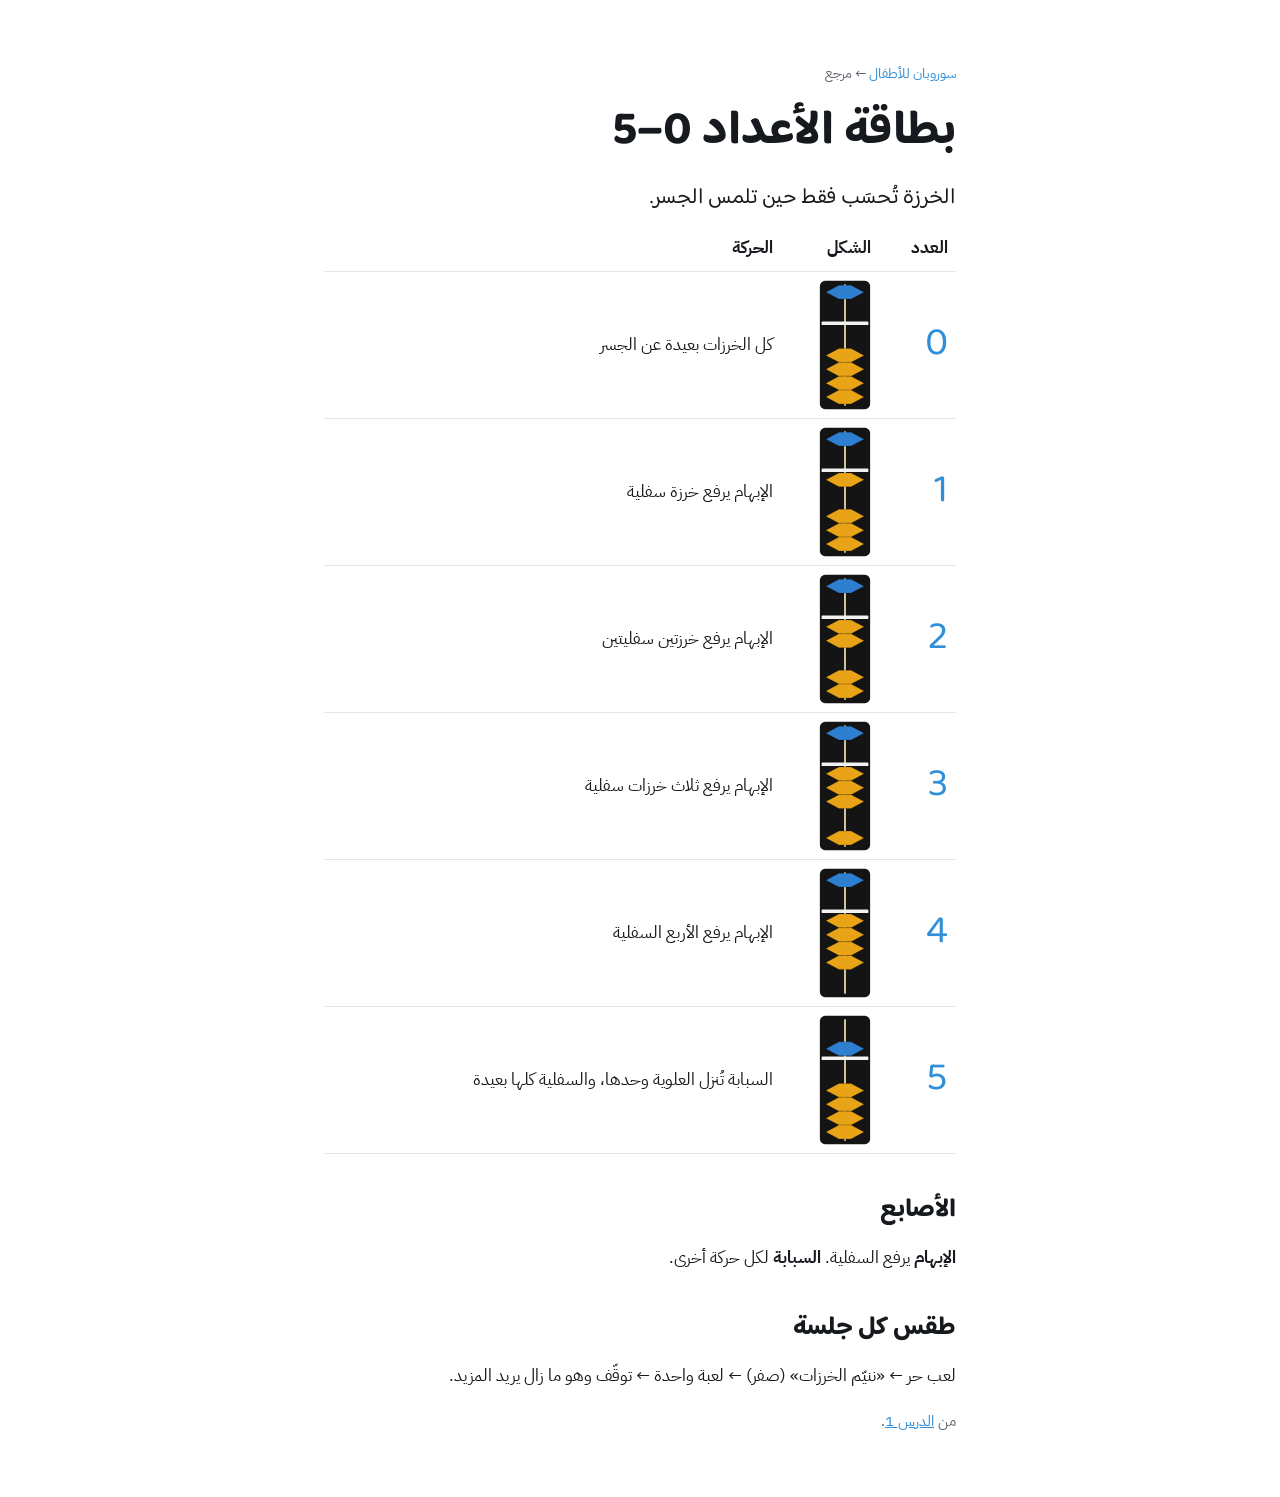
<file: docs/reference/0001-numbers-0-5.html>
<!DOCTYPE html>
<html lang="ar" dir="rtl">
<head>
<meta charset="utf-8"><meta name="viewport" content="width=device-width,initial-scale=1">
<title>بطاقة الأعداد 0–5</title>
<link rel="stylesheet" href="https://fonts.googleapis.com/css2?family=Baloo+Bhaijaan+2:wght@600;700&family=IBM+Plex+Sans+Arabic:wght@400;600;700&display=swap">
<link rel="stylesheet" href="../assets/style.css">
</head>
<body>
<main class="wrap">
<p class="crumb noprint"><a href="../index.html">سوروبان للأطفال</a> ← مرجع</p>
<h1>بطاقة الأعداد 0–5</h1>
<p class="rule">الخرزة تُحسَب فقط حين تلمس الجسر.</p>
<table>
<thead><tr><th>العدد</th><th>الشكل</th><th>الحركة</th></tr></thead>
<tbody id="rows"></tbody>
</table>
<h2>الأصابع</h2>
<p><strong>الإبهام</strong> يرفع السفلية. <strong>السبابة</strong> لكل حركة أخرى.</p>
<h2>طقس كل جلسة</h2>
<p>لعب حر ← «ننيّم الخرزات» (صفر) ← لعبة واحدة ← توقّف وهو ما زال يريد المزيد.</p>
<p class="src">من <a href="../lessons/0001-the-five-bead.html">الدرس 1</a>.</p>
</main>
<script src="../assets/soroban.js"></script>
<script>
{
  const how = ['كل الخرزات بعيدة عن الجسر', 'الإبهام يرفع خرزة سفلية', 'الإبهام يرفع خرزتين سفليتين', 'الإبهام يرفع ثلاث خرزات سفلية', 'الإبهام يرفع الأربع السفلية', 'السبابة تُنزل العلوية وحدها، والسفلية كلها بعيدة'];
  document.getElementById('rows').innerHTML = how.map((h, v) => `<tr><td class="target" style="font-size:40px">${v}</td><td class="mini">${Soroban.svg(v)}</td><td>${h}</td></tr>`).join('');
}
</script>
</body>
</html>
</file>
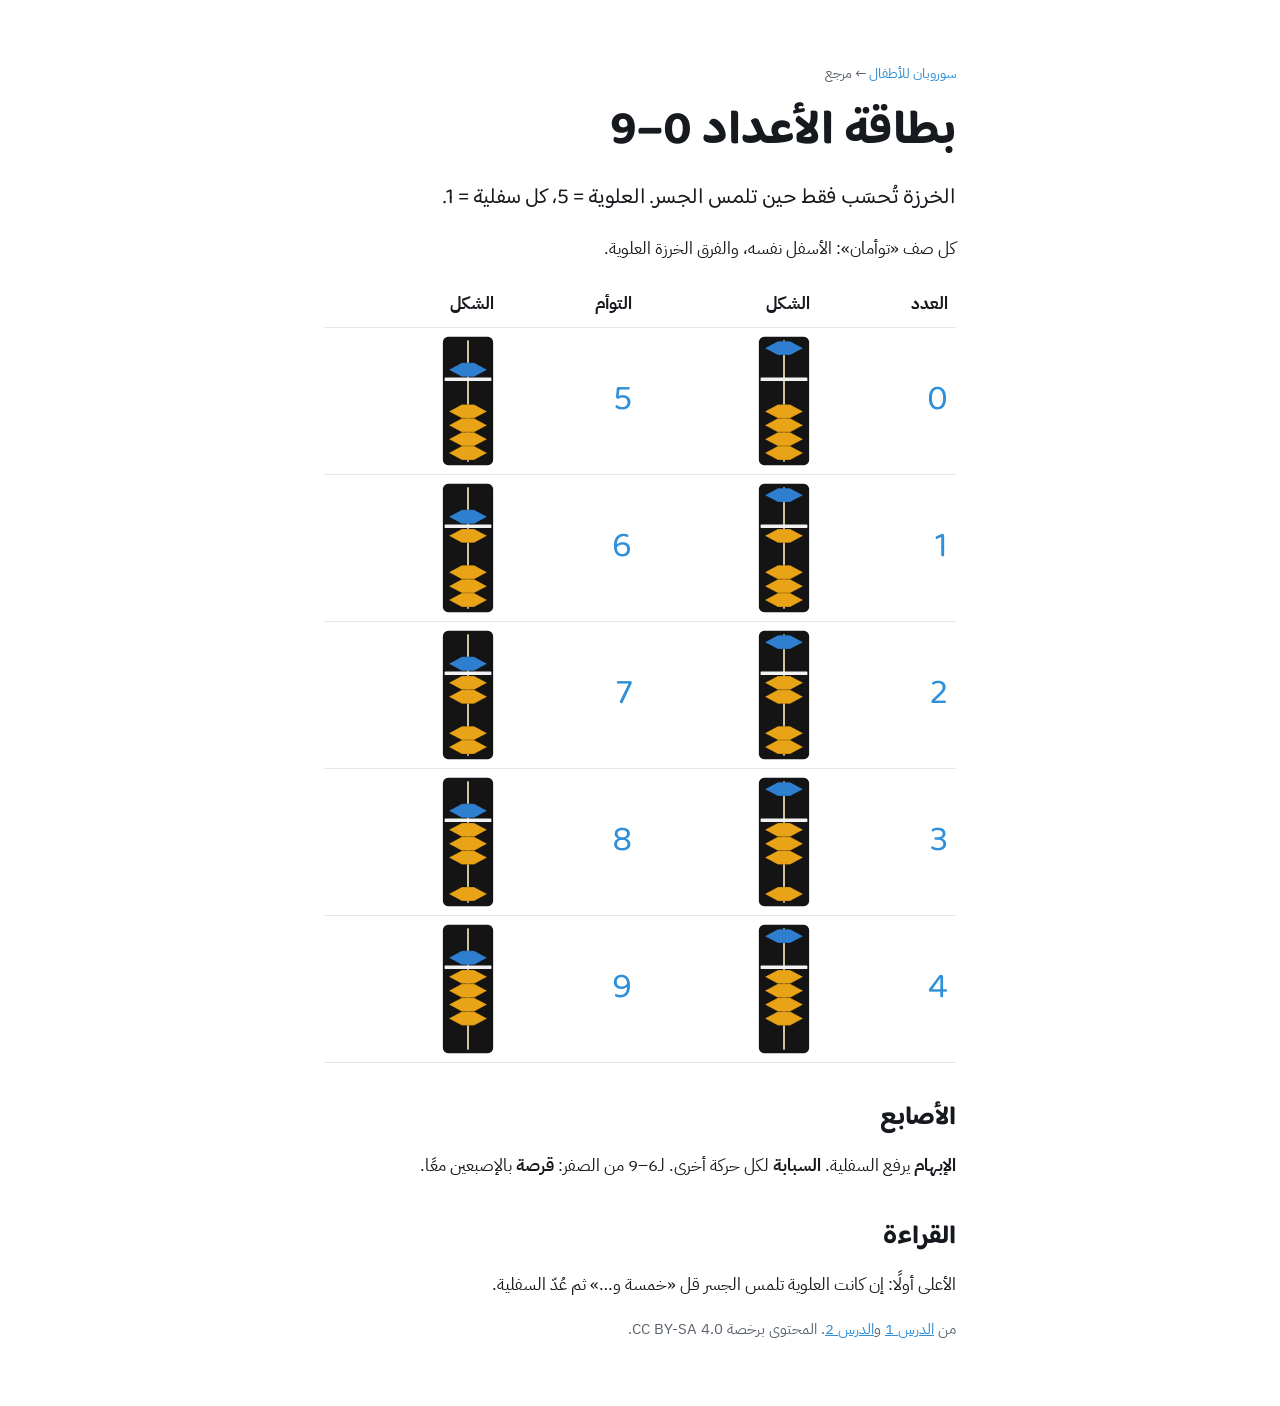
<file: docs/reference/0002-numbers-0-9.html>
<!DOCTYPE html>
<html lang="ar" dir="rtl">
<head>
<meta charset="utf-8"><meta name="viewport" content="width=device-width,initial-scale=1">
<title>بطاقة الأعداد 0–9</title>
<link rel="stylesheet" href="https://fonts.googleapis.com/css2?family=Baloo+Bhaijaan+2:wght@600;700&family=IBM+Plex+Sans+Arabic:wght@400;600;700&display=swap">
<link rel="stylesheet" href="../assets/style.css">
</head>
<body>
<main class="wrap">
<p class="crumb noprint"><a href="../index.html">سوروبان للأطفال</a> ← مرجع</p>
<h1>بطاقة الأعداد 0–9</h1>
<p class="rule">الخرزة تُحسَب فقط حين تلمس الجسر. العلوية = 5، كل سفلية = 1.</p>
<p>كل صف «توأمان»: الأسفل نفسه، والفرق الخرزة العلوية.</p>
<table>
<thead><tr><th>العدد</th><th>الشكل</th><th>التوأم</th><th>الشكل</th></tr></thead>
<tbody id="rows"></tbody>
</table>
<h2>الأصابع</h2>
<p><strong>الإبهام</strong> يرفع السفلية. <strong>السبابة</strong> لكل حركة أخرى. لـ6–9 من الصفر: <strong>قرصة</strong> بالإصبعين معًا.</p>
<h2>القراءة</h2>
<p>الأعلى أولًا: إن كانت العلوية تلمس الجسر قل «خمسة و…» ثم عُدّ السفلية.</p>
<p class="src">من <a href="../lessons/0001-the-five-bead.html">الدرس 1</a> و<a href="../lessons/0002-five-and-more.html">الدرس 2</a>. المحتوى برخصة CC BY-SA 4.0.</p>
</main>
<script src="../assets/soroban.js"></script>
<script>
{
  document.getElementById('rows').innerHTML = [0, 1, 2, 3, 4].map(v => `<tr><td class="target" style="font-size:36px">${v}</td><td class="mini">${Soroban.svg(v)}</td><td class="target" style="font-size:36px">${v + 5}</td><td class="mini">${Soroban.svg(v + 5)}</td></tr>`).join('');
}
</script>
</body>
</html>
</file>
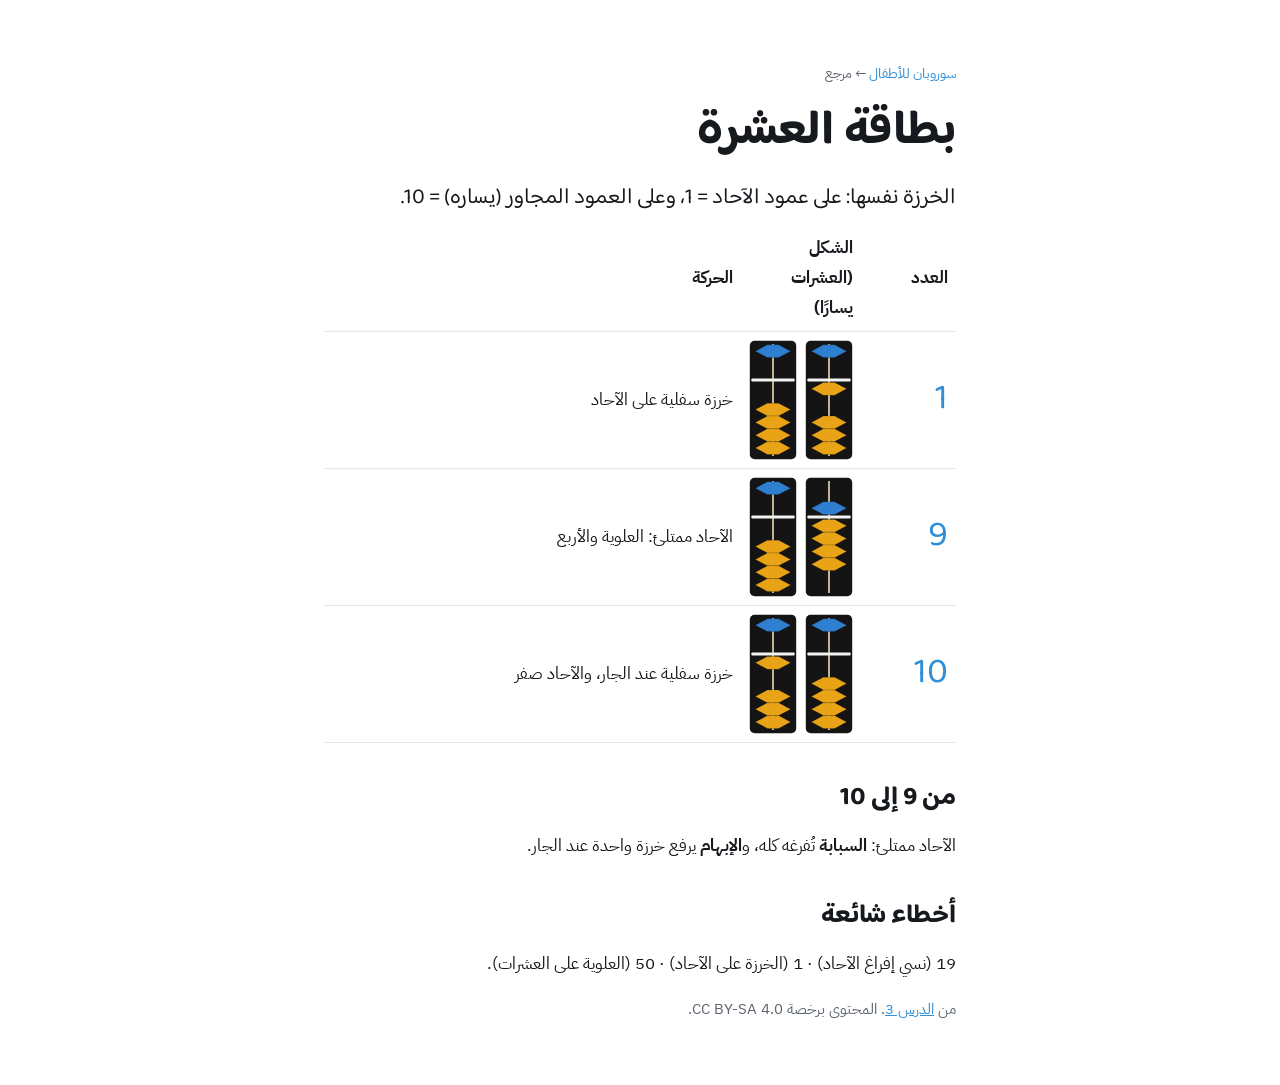
<file: docs/reference/0003-ten.html>
<!DOCTYPE html>
<html lang="ar" dir="rtl">
<head>
<meta charset="utf-8"><meta name="viewport" content="width=device-width,initial-scale=1">
<title>بطاقة العشرة</title>
<link rel="stylesheet" href="https://fonts.googleapis.com/css2?family=Baloo+Bhaijaan+2:wght@600;700&family=IBM+Plex+Sans+Arabic:wght@400;600;700&display=swap">
<link rel="stylesheet" href="../assets/style.css">
</head>
<body>
<main class="wrap">
<p class="crumb noprint"><a href="../index.html">سوروبان للأطفال</a> ← مرجع</p>
<h1>بطاقة العشرة</h1>
<p class="rule">الخرزة نفسها: على عمود الآحاد = 1، وعلى العمود المجاور (يساره) = 10.</p>
<table>
<thead><tr><th>العدد</th><th>الشكل (العشرات يسارًا)</th><th>الحركة</th></tr></thead>
<tbody id="rows"></tbody>
</table>
<h2>من 9 إلى 10</h2>
<p>الآحاد ممتلئ: <strong>السبابة</strong> تُفرغه كله، و<strong>الإبهام</strong> يرفع خرزة واحدة عند الجار.</p>
<h2>أخطاء شائعة</h2>
<p>19 (نسي إفراغ الآحاد) · 1 (الخرزة على الآحاد) · 50 (العلوية على العشرات).</p>
<p class="src">من <a href="../lessons/0003-ten.html">الدرس 3</a>. المحتوى برخصة CC BY-SA 4.0.</p>
</main>
<script src="../assets/soroban.js"></script>
<script>
{
  const how = [[1, 'خرزة سفلية على الآحاد'], [9, 'الآحاد ممتلئ: العلوية والأربع'], [10, 'خرزة سفلية عند الجار، والآحاد صفر']];
  document.getElementById('rows').innerHTML = how.map(([v, h]) => `<tr><td class="target" style="font-size:36px">${v}</td><td style="width:120px">${Soroban.pairSvg(v)}</td><td>${h}</td></tr>`).join('');
}
</script>
</body>
</html>
</file>
<file: docs/assets/style.css>
/*
VOICE: a calm parent's handbook — warm, clear, unhurried.
IDEA: a page that behaves like the abacus itself: black frame, one bright bar, coloured beads.
PICTURE: a large live rod you can tap, drawn in the beads' own colours.
COLOUR and TYPE: white / near-black ground, abacus blue accent, bead colours only on beads; Baloo Bhaijaan 2 + IBM Plex Sans Arabic.
LAYOUT: one reading column, rod beside text on wide screens, stacked on phones.
*/
:root{color-scheme:light dark;--bg:light-dark(#ffffff,#121417);--ink:light-dark(#16191d,#eef0f2);--soft:light-dark(#5b636d,#a9b1bb);--line:light-dark(#e3e6ea,#2a2f35);--panel:light-dark(#f4f7fa,#1b1f24);--blue:#2f8fd8;--green:#2fa84f;--red:#e0352b;--yellow:#f2c418}
:root[data-theme=light]{color-scheme:light}:root[data-theme=dark]{color-scheme:dark}
*{box-sizing:border-box;min-width:0}
body{margin:0;background:var(--bg);color:var(--ink);font:17px/1.75 "IBM Plex Sans Arabic",system-ui,sans-serif;overflow-x:clip}
h1,h2,h3{font-family:"Baloo Bhaijaan 2","IBM Plex Sans Arabic",sans-serif;line-height:1.15;text-wrap:balance;margin:0 0 .4em}
h1{font-size:clamp(32px,6vw,48px)}h2{font-size:26px;margin-top:1.6em}h3{font-size:20px}
a{color:var(--blue)}
.wrap{max-width:760px;margin:0 auto;padding:clamp(20px,4vw,48px) max(5vw,16px)}
.crumb{font-size:14px;color:var(--soft);margin-bottom:18px}.crumb a{text-decoration:none}
.lead{font-size:19px;color:var(--soft);max-width:60ch}
.win{border-inline-start:5px solid var(--blue);background:var(--panel);padding:14px 18px;border-radius:10px;margin:22px 0}
.hero{display:grid;grid-template-columns:minmax(0,1fr) 210px;gap:28px;align-items:center}
@media(max-width:600px){.hero{grid-template-columns:1fr}.hero .rodbox{order:-1;max-width:190px;margin:0 auto}}
.rodbox svg{display:block;width:100%;height:auto;filter:drop-shadow(0 8px 14px rgba(0,0,0,.18))}
.rodbox polygon{cursor:pointer}
.rule{font-size:22px;font-family:"Baloo Bhaijaan 2",sans-serif;margin:8px 0}
.box{background:var(--panel);border-radius:14px;padding:18px;margin:18px 0}
.practice{display:grid;grid-template-columns:200px minmax(0,1fr);gap:22px;align-items:center}
@media(max-width:600px){.practice{grid-template-columns:1fr}.practice .rodbox{max-width:180px;margin:0 auto}}
.target{font-size:64px;line-height:1;font-family:"Baloo Bhaijaan 2",sans-serif;color:var(--blue)}
.btn{font:inherit;font-size:16px;min-height:44px;padding:8px 18px;border-radius:10px;border:1.5px solid var(--blue);background:var(--blue);color:#fff;cursor:pointer}
.btn.ghost{background:transparent;color:var(--blue)}
.btn:focus-visible,.opt:focus-visible{outline:3px solid var(--yellow);outline-offset:2px}
.fb{min-height:1.8em;font-weight:600}.ok{color:var(--green)}.no{color:var(--red)}
.q-p svg{width:110px;height:auto;display:block;margin:6px 0}
.q-o{display:grid;grid-template-columns:repeat(auto-fit,minmax(130px,1fr));gap:10px;margin:12px 0}
.opt{font:inherit;min-height:48px;padding:8px 12px;border-radius:10px;border:1.5px solid var(--line);background:var(--bg);color:var(--ink);cursor:pointer;text-align:center}
.opt.right{border-color:var(--green);background:color-mix(in srgb,var(--green) 14%,var(--bg))}
.opt.wrong{border-color:var(--red);background:color-mix(in srgb,var(--red) 12%,var(--bg))}
.q-n{font-size:14px;color:var(--soft);margin:0}
ol.steps{padding-inline-start:1.3em}ol.steps li{margin:.6em 0}
.t{display:inline-block;min-width:4.6em;font-weight:700;color:var(--blue);white-space:nowrap}
.src{font-size:15px;color:var(--soft)}
.ask{border:1.5px dashed var(--line);border-radius:12px;padding:14px 18px;margin-top:28px}
.nav{display:flex;flex-wrap:wrap;gap:12px;justify-content:space-between;margin-top:30px;border-top:1px solid var(--line);padding-top:16px}
table{border-collapse:collapse;width:100%}td,th{border-bottom:1px solid var(--line);padding:8px;text-align:start;vertical-align:middle}
.mini svg{width:52px;height:auto;display:block}
@media print{body{font-size:13px;background:#fff;color:#000}.btn,.nav,.noprint{display:none}.wrap{padding:0}}
.stage{border:1.5px solid var(--line);border-radius:14px;padding:16px 18px;margin:14px 0}
.stage h3{display:flex;gap:10px;align-items:baseline;flex-wrap:wrap}
.stage .num{font-size:15px;color:#fff;background:var(--blue);border-radius:999px;padding:1px 11px}
.stage.now{border-color:var(--blue)}
.exit{font-size:15px;background:var(--panel);border-radius:10px;padding:8px 12px;margin-top:8px}
.check{display:flex;gap:10px;align-items:center;min-height:44px;font-weight:600;cursor:pointer}
.check input{width:22px;height:22px;accent-color:var(--blue)}
.state{font-size:14px;color:var(--soft)}
.links{display:grid;grid-template-columns:repeat(auto-fit,minmax(200px,1fr));gap:12px;margin:18px 0}
.links a{display:block;border:1.5px solid var(--line);border-radius:14px;padding:14px 16px;text-decoration:none;color:var(--ink)}
.links a strong{display:block;color:var(--blue);font-size:18px}
.pair{display:flex;gap:8px;justify-content:center;align-items:end}
.pair>div{flex:1;min-width:0}
.pair svg{display:block;width:100%;height:auto}
.pairbox{max-width:260px;margin:0 auto}
.pairbox polygon{cursor:pointer}
.pairlab{display:flex;gap:8px;justify-content:center;font-size:14px;color:var(--soft);margin-top:4px;direction:ltr}
.pairlab span{flex:1;text-align:center}
.q-p .pair{max-width:180px;margin:6px 0}
.q-p .pair svg{width:100%}
</file>
